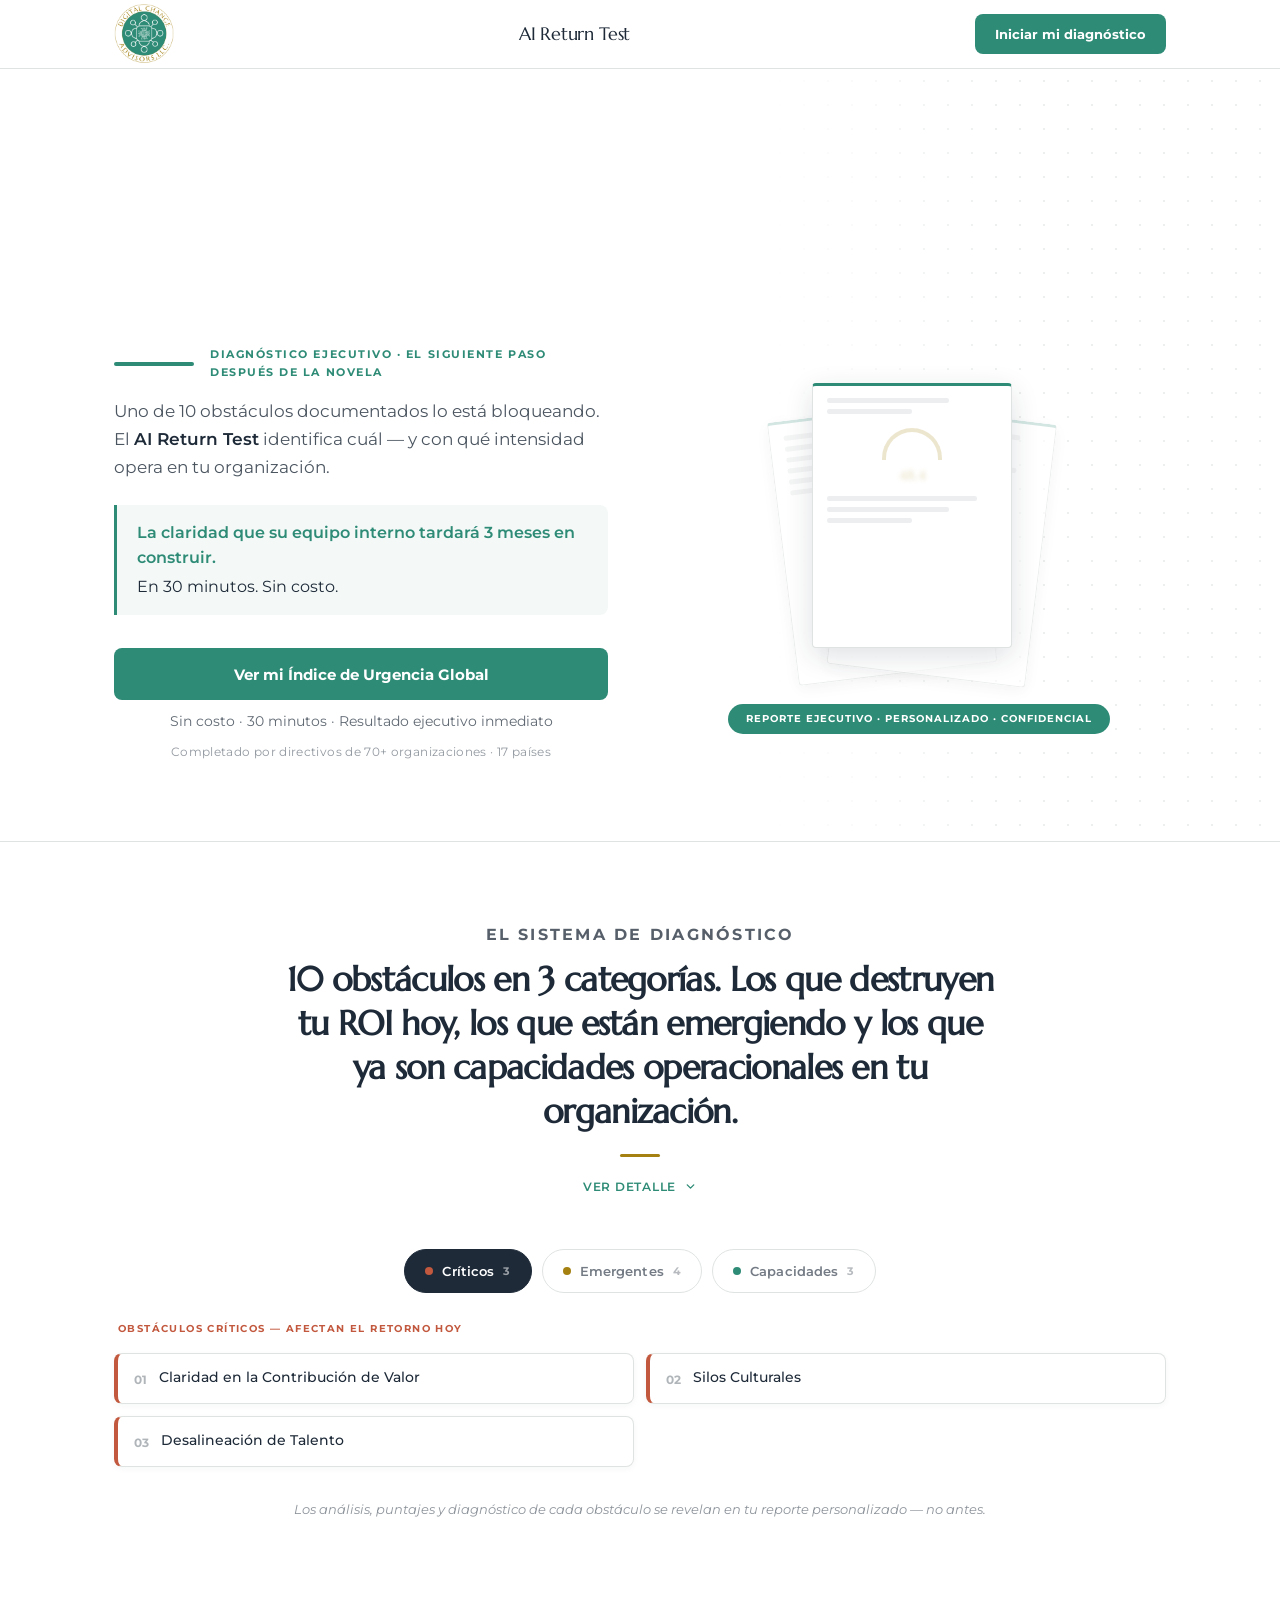
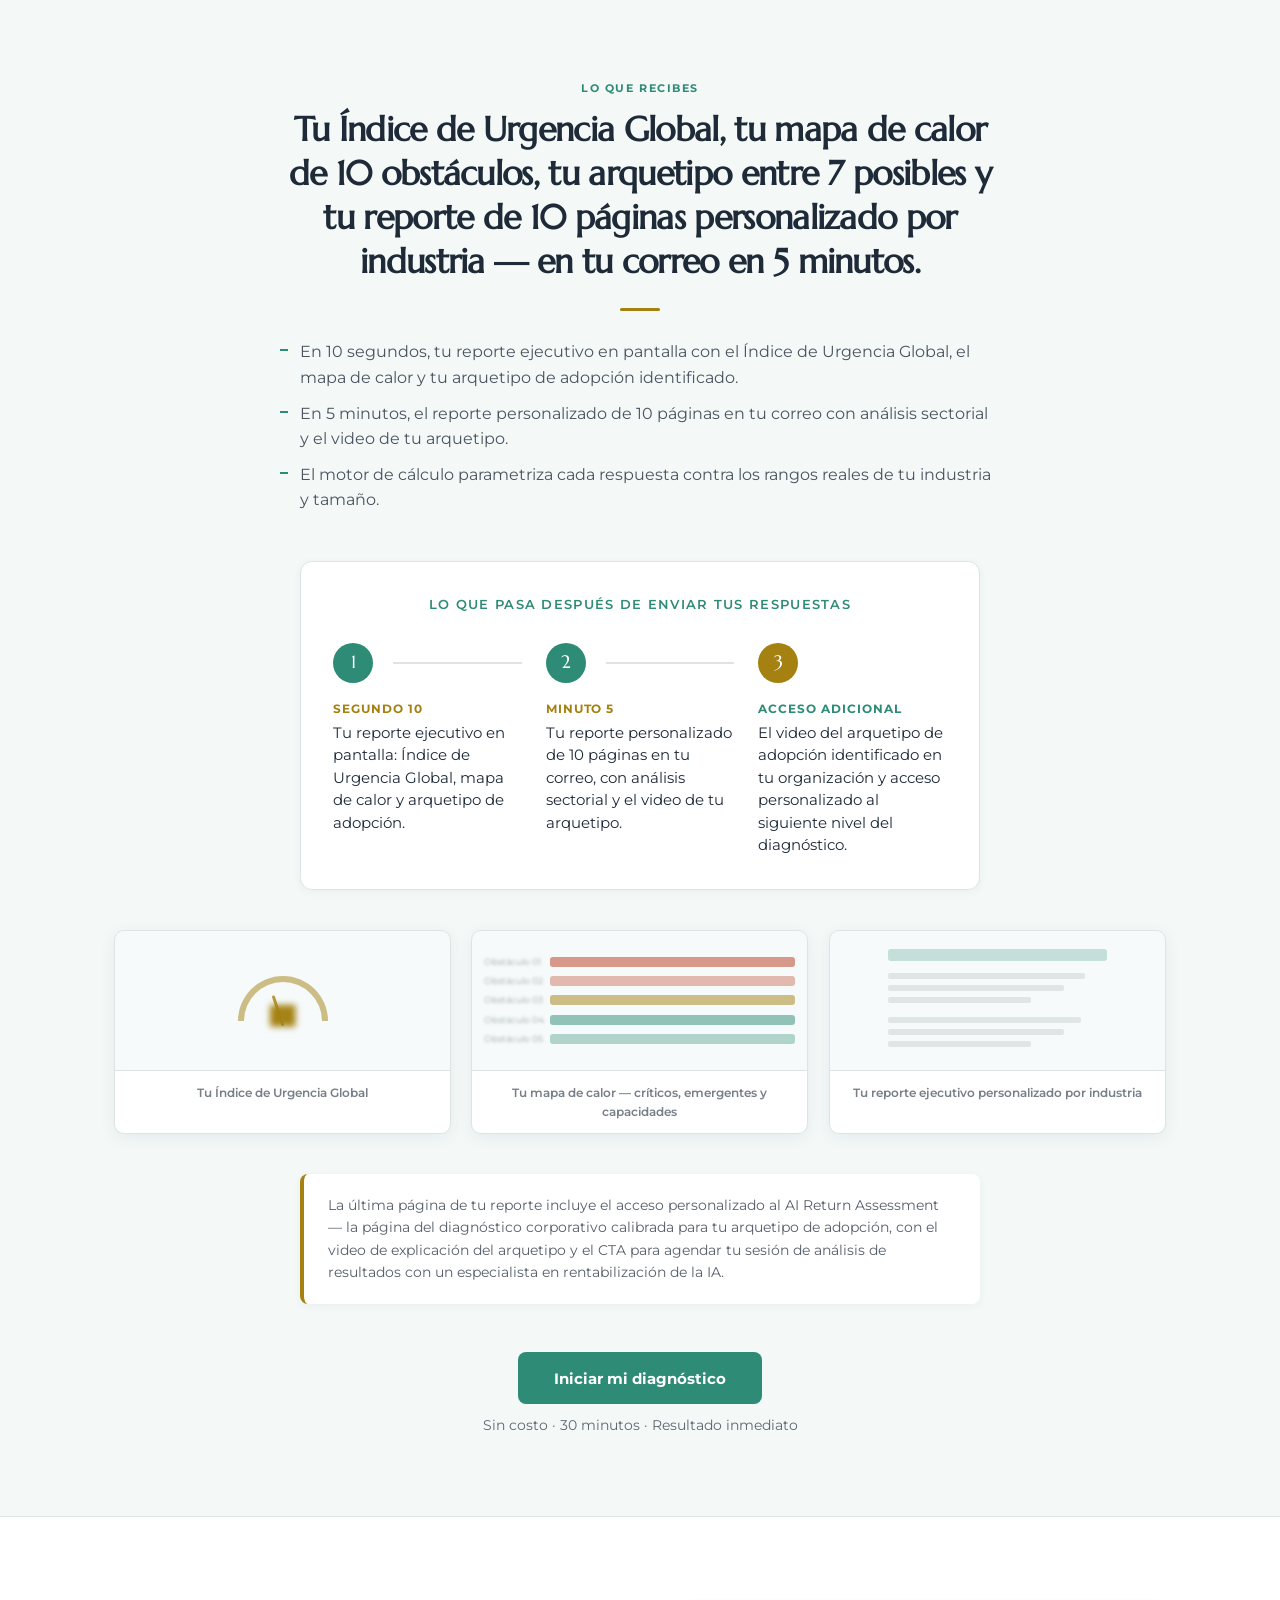
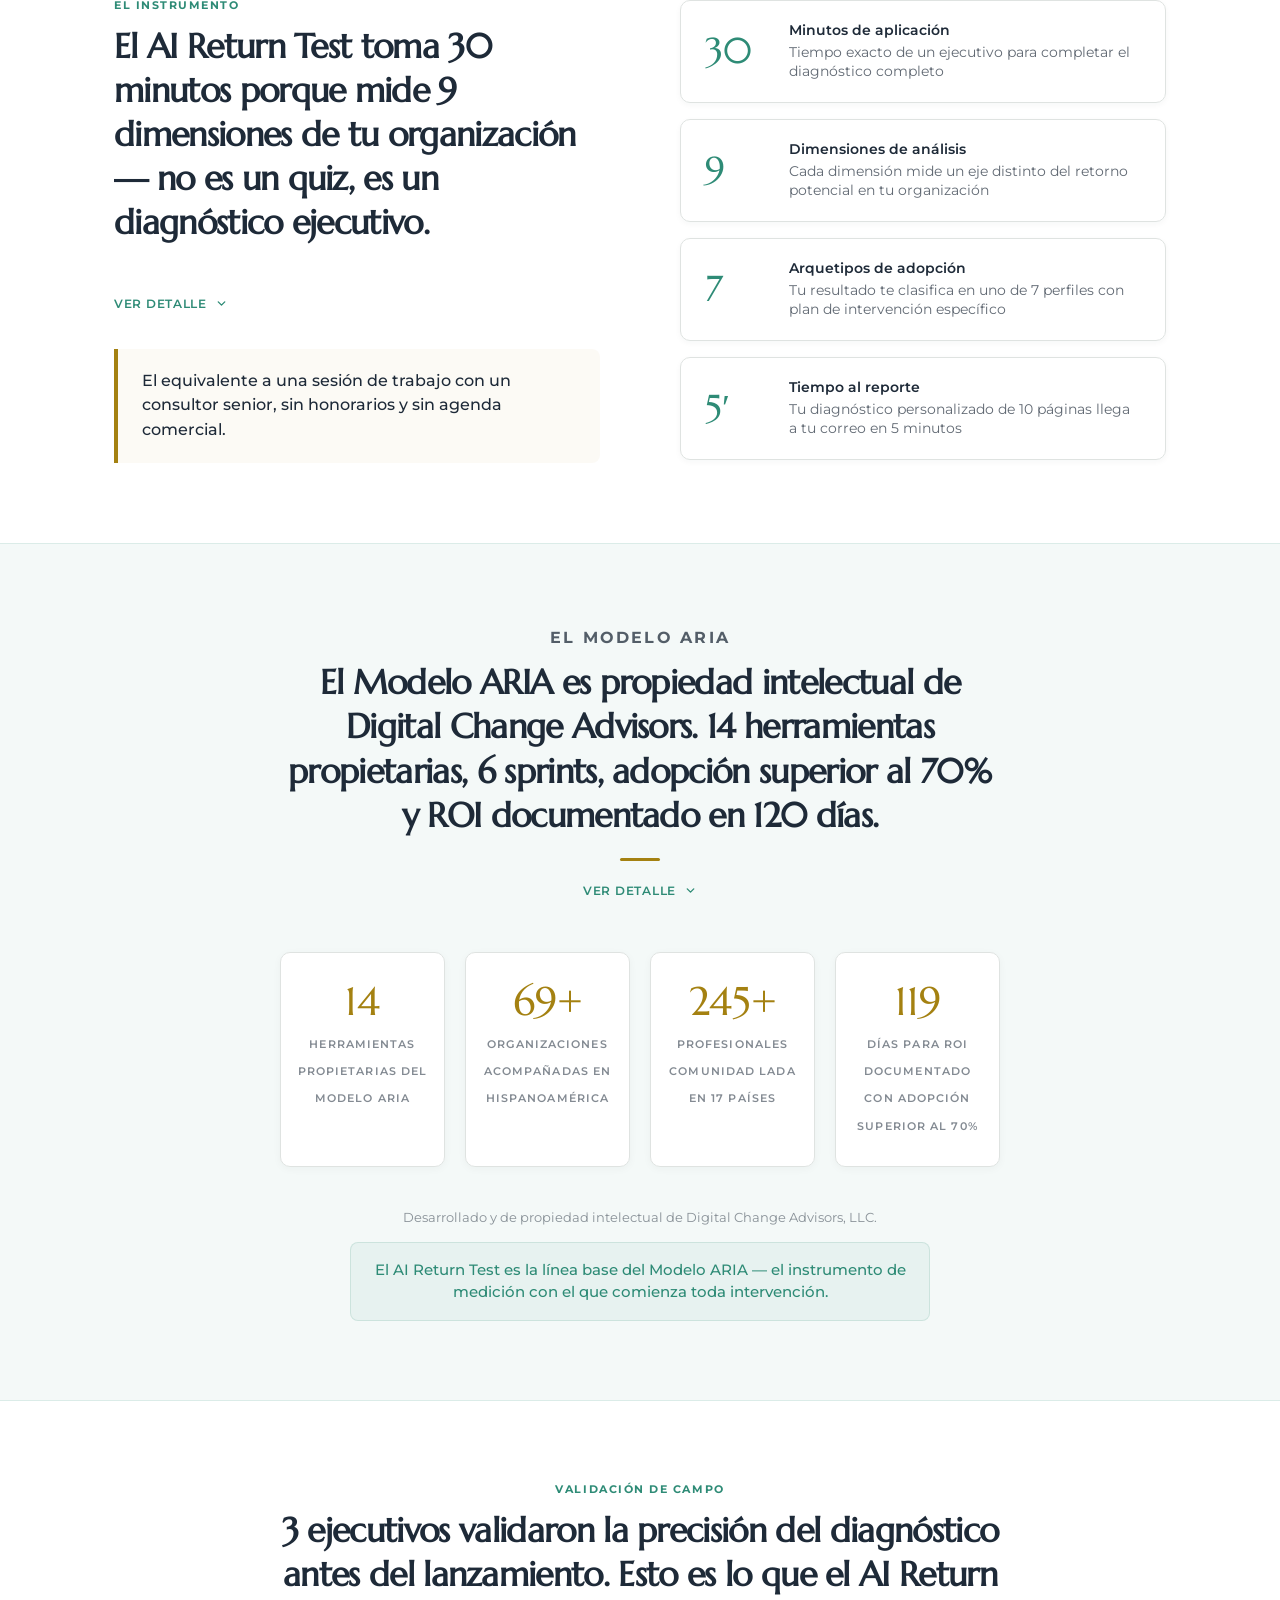
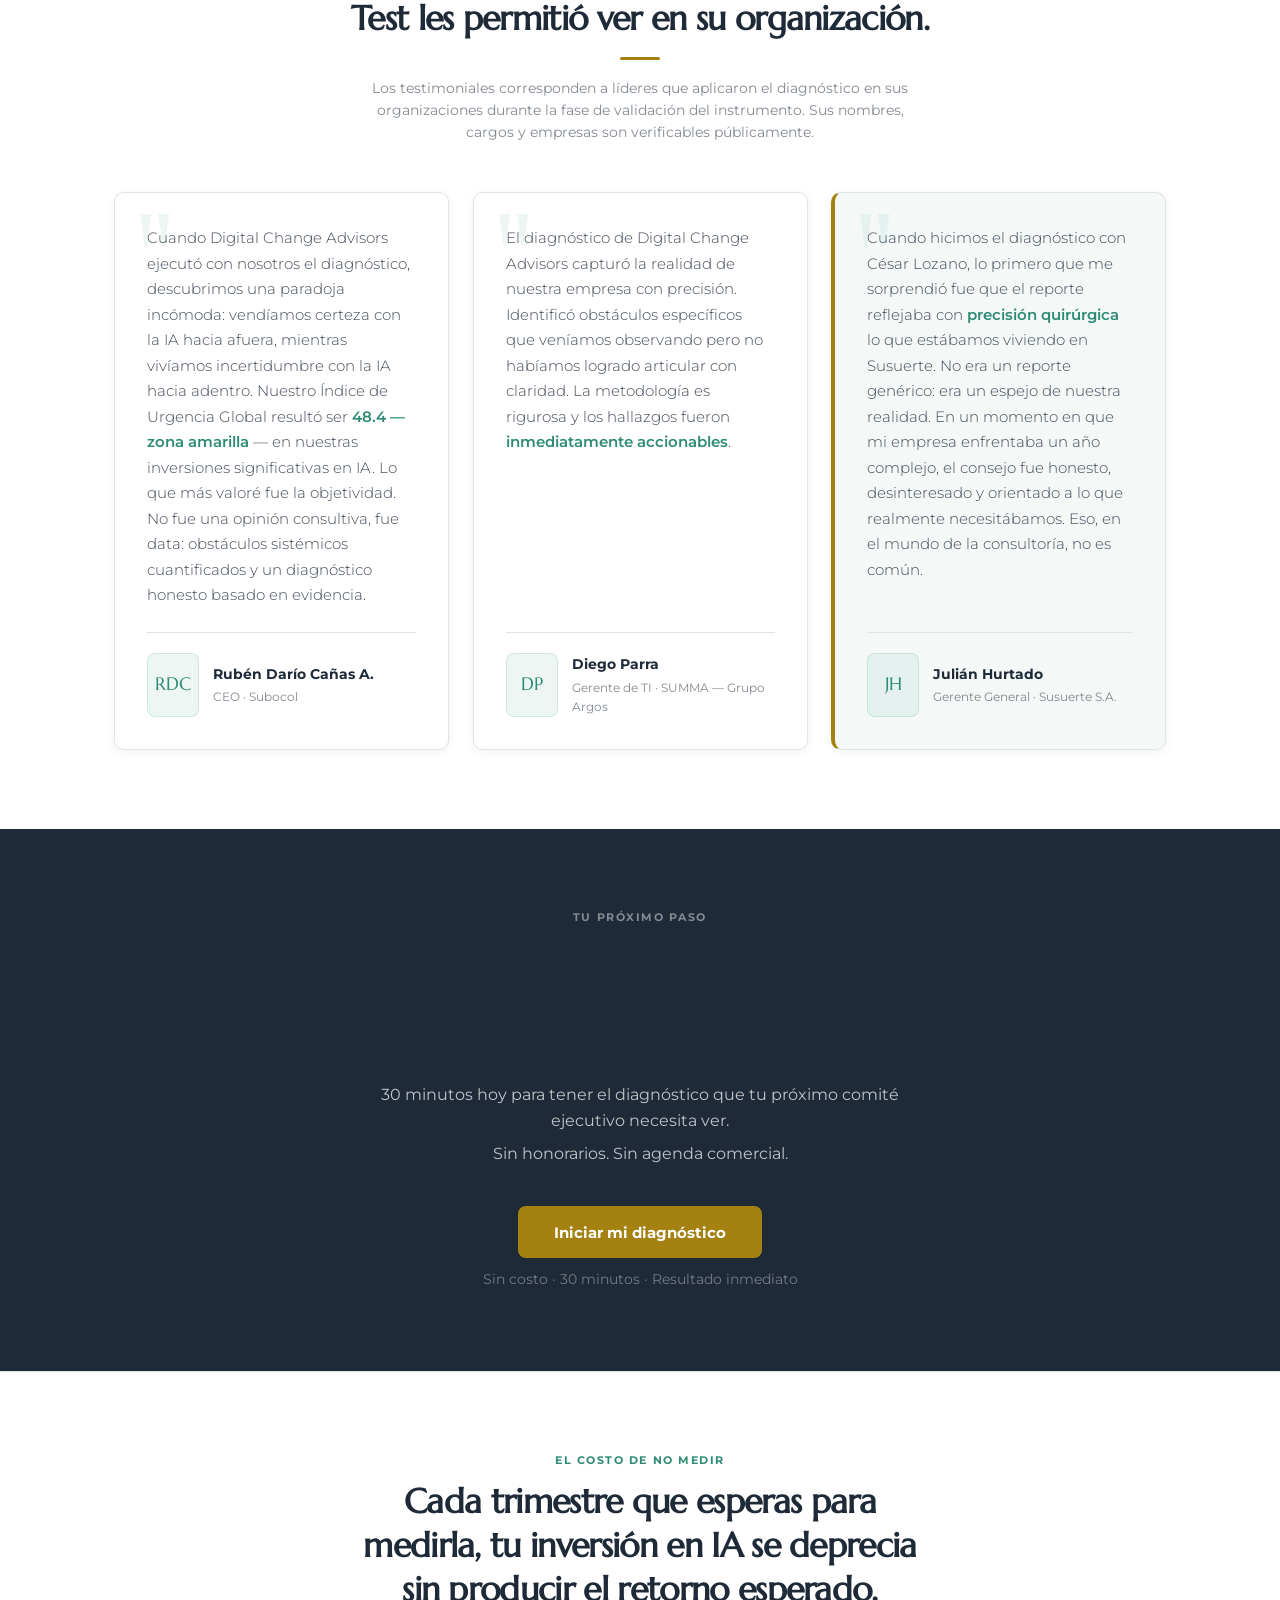
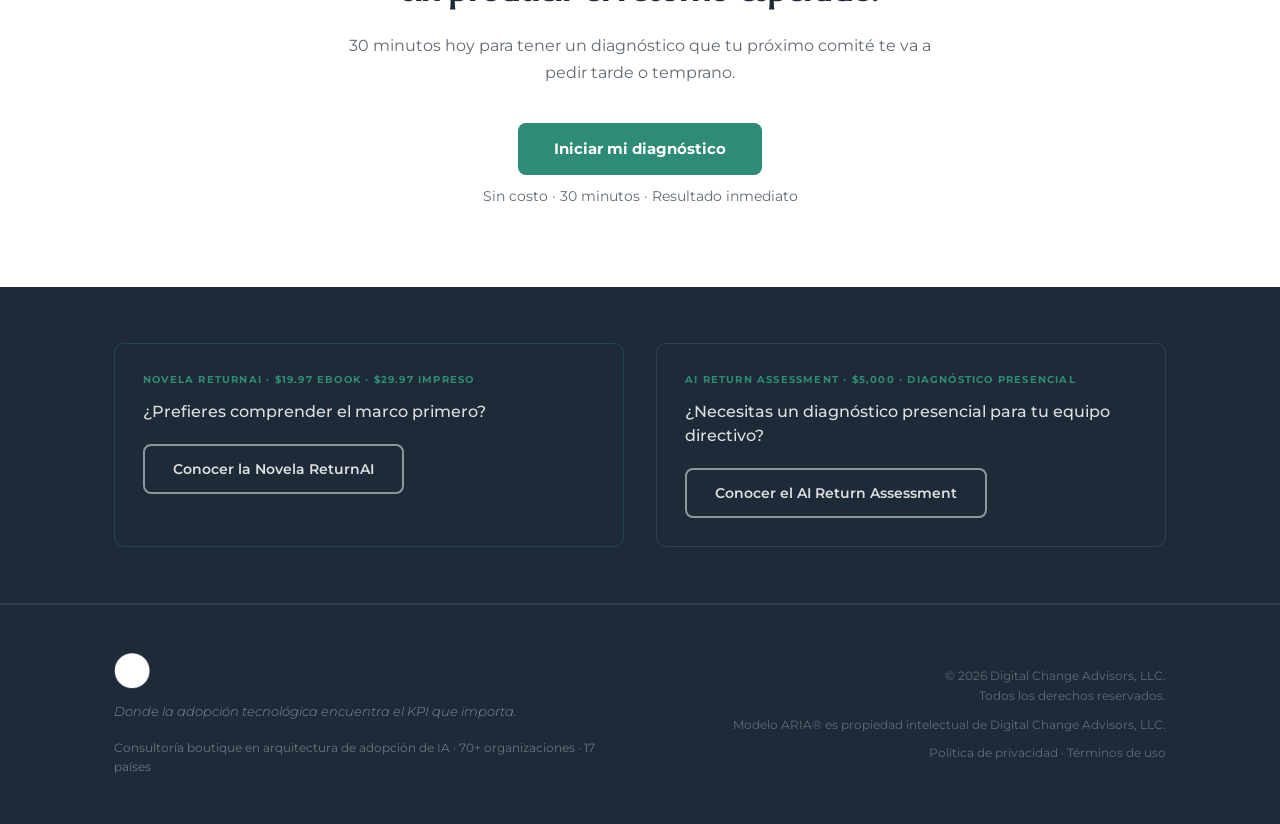
<file: art/index.html>
<!DOCTYPE html>
<html lang="es">
<head>
<meta charset="UTF-8">
<meta name="viewport" content="width=device-width, initial-scale=1.0">
<title>AI Return Test — Digital Change Advisors</title>
<link rel="preconnect" href="https://fonts.googleapis.com">
<link rel="preconnect" href="https://fonts.gstatic.com" crossorigin>
<link href="https://fonts.googleapis.com/css2?family=Marcellus&family=Montserrat:wght@300;400;500;600;700&display=swap" rel="stylesheet">

<style>
/* ─────────────────────────────────────────────
   SISTEMA DE DISEÑO DCA 2026
   ───────────────────────────────────────────── */
:root {
  --dca-teal:          #2e8b76;
  --dca-gold:          #a48111;
  --dca-carbon:        #1e2a38;
  --dca-white:         #ffffff;
  --dca-terracotta:    #c2593f;
  --dca-platinum:      #dfe3e1;
  --dca-teal-subtle:   rgba(46,139,118,0.05);
  --font-display:      'Marcellus', Georgia, serif;
  --font-body:         'Montserrat', 'Helvetica Neue', sans-serif;
  --section-padding:   80px;
  --text-max-width:    720px;
  --layout-max-width:  1100px;
}

/* ─── RESET & BASE ─── */
*, *::before, *::after { box-sizing: border-box; margin: 0; padding: 0; }
html { scroll-behavior: smooth; }

body {
  font-family: var(--font-body);
  font-weight: 400;
  line-height: 1.6;
  color: var(--dca-carbon);
  background: var(--dca-white);
  font-size: 17px;
  -webkit-font-smoothing: antialiased;
}

img { max-width: 100%; display: block; }

/* ─── TIPOGRAFÍA ─── */
h1, h2 {
  font-family: var(--font-display);
  letter-spacing: -0.02em;
  line-height: 1.3;
}

h1 { font-size: clamp(26px, 4vw, 42px); }
h2 { font-size: clamp(22px, 3vw, 34px); }

p { line-height: 1.6; }

/* ─── LAYOUT ─── */
.container {
  max-width: var(--layout-max-width);
  margin: 0 auto;
  padding: 0 24px;
}

.text-column {
  max-width: var(--text-max-width);
  margin: 0 auto;
}

section {
  padding: 48px 0;
}

@media (min-width: 768px) {
  section { padding: var(--section-padding) 0; }
}

/* ─── SECTION LABEL ─── */
.section-label {
  font-family: var(--font-body);
  font-weight: 700;
  font-size: 11px;
  text-transform: uppercase;
  letter-spacing: 0.14em;
  color: var(--dca-teal);
  margin-bottom: 10px;
}

/* ─── BOTÓN CTA PRIMARIO ─── */
.btn-primary {
  display: inline-block;
  background: var(--dca-teal);
  color: var(--dca-white);
  font-family: var(--font-body);
  font-weight: 700;
  font-size: 15px;
  text-decoration: none;
  border-radius: 8px;
  min-height: 52px;
  padding: 16px 36px;
  border: none;
  cursor: pointer;
  line-height: 1;
  display: inline-flex;
  align-items: center;
  justify-content: center;
  transition: opacity 0.18s;
}

.btn-primary:hover { opacity: 0.88; }

.btn-primary--gold {
  background: var(--dca-gold);
  color: var(--dca-white);
}

/* ─── BOTÓN OUTLINE ─── */
.btn-outline {
  display: inline-flex;
  align-items: center;
  justify-content: center;
  background: transparent;
  border: 2px solid var(--dca-teal);
  color: var(--dca-teal);
  font-family: var(--font-body);
  font-weight: 600;
  font-size: 14px;
  text-decoration: none;
  border-radius: 8px;
  min-height: 48px;
  padding: 12px 28px;
  cursor: pointer;
  transition: background 0.18s, color 0.18s;
}

.btn-outline:hover {
  background: var(--dca-teal);
  color: var(--dca-white);
}

.btn-outline--white {
  border-color: rgba(255,255,255,0.5);
  color: rgba(255,255,255,0.85);
}

.btn-outline--white:hover {
  background: rgba(255,255,255,0.1);
  color: var(--dca-white);
  border-color: var(--dca-white);
}

/* ─── CTA SUPPORT TEXT ─── */
.cta-support {
  font-family: var(--font-body);
  font-weight: 400;
  font-size: 14px;
  opacity: 0.70;
  margin-top: 10px;
  display: block;
  text-align: center;
}

/* ─── TARJETAS ─── */
.card {
  border-radius: 10px;
  box-shadow: 0 2px 8px rgba(30,42,56,0.06);
  border: 1px solid var(--dca-platinum);
  background: var(--dca-white);
  padding: 28px;
}

/* ─── MOBILE FULL-WIDTH BUTTONS ─── */
@media (max-width: 767px) {
  .btn-primary,
  .btn-outline {
    width: 100%;
  }
}

/* ═══════════════════════════════════════════
   HEADER
   ═══════════════════════════════════════════ */
.site-header {
  background: var(--dca-white);
  border-bottom: 1px solid var(--dca-platinum);
  padding: 0;
  position: sticky;
  top: 0;
  z-index: 100;
}

@media (max-width: 767px) {
  .site-header { position: static; }
}

.header-inner {
  display: flex;
  align-items: center;
  justify-content: space-between;
  height: 68px;
  padding: 0 24px;
  max-width: var(--layout-max-width);
  margin: 0 auto;
  gap: 16px;
}

.header-logo {
  display: flex;
  align-items: center;
  gap: 8px;
  text-decoration: none;
  flex-shrink: 0;
}

.logo-mark {
  width: 32px;
  height: 32px;
  background: var(--dca-teal);
  border-radius: 6px;
  display: flex;
  align-items: center;
  justify-content: center;
}

.logo-mark svg {
  width: 18px;
  height: 18px;
  fill: white;
}

.logo-text {
  font-family: var(--font-body);
  font-weight: 700;
  font-size: 13px;
  color: var(--dca-carbon);
  letter-spacing: 0.01em;
  line-height: 1.2;
}

.logo-text span {
  display: block;
  font-weight: 300;
  font-size: 10px;
  color: var(--dca-teal);
  letter-spacing: 0.06em;
  text-transform: uppercase;
}

.header-product {
  font-family: var(--font-display);
  font-size: 18px;
  color: var(--dca-carbon);
  letter-spacing: -0.01em;
  flex: 1;
  text-align: center;
}

@media (max-width: 767px) {
  .header-product { display: none; }
}

.header-cta {
  flex-shrink: 0;
  background: var(--dca-teal);
  color: var(--dca-white);
  font-family: var(--font-body);
  font-weight: 700;
  font-size: 13px;
  text-decoration: none;
  border-radius: 8px;
  padding: 10px 20px;
  min-height: 40px;
  display: inline-flex;
  align-items: center;
  transition: opacity 0.18s;
}

.header-cta:hover { opacity: 0.88; }

/* ═══════════════════════════════════════════
   BLOQUE 1 — APERTURA / RUPTURA DE PATRÓN
   ═══════════════════════════════════════════ */
.block-hero {
  background: var(--dca-white);
  padding: 64px 0 56px;
}

@media (min-width: 768px) {
  .block-hero { padding: 96px 0 80px; }
}

.hero-inner {
  max-width: var(--layout-max-width);
  margin: 0 auto;
  padding: 0 24px;
  display: grid;
  grid-template-columns: 1fr;
  gap: 48px;
  align-items: center;
}

@media (min-width: 768px) {
  .hero-inner {
    grid-template-columns: 1fr 1fr;
    gap: 64px;
  }
}

.hero-content {}

.hero-eyebrow {
  font-family: var(--font-body);
  font-weight: 700;
  font-size: 11px;
  text-transform: uppercase;
  letter-spacing: 0.14em;
  color: var(--dca-teal);
  margin-bottom: 16px;
}

.hero-h1 {
  font-family: var(--font-display);
  font-size: clamp(26px, 3.5vw, 40px);
  line-height: 1.25;
  letter-spacing: -0.02em;
  color: var(--dca-carbon);
  margin-bottom: 20px;
}

.hero-h1 strong {
  color: var(--dca-teal);
  font-family: var(--font-display);
  font-weight: 400;
}

.hero-subtitle {
  font-family: var(--font-body);
  font-weight: 500;
  font-size: 17px;
  color: var(--dca-teal);
  margin-bottom: 24px;
  line-height: 1.5;
}

.hero-body {
  font-size: 16px;
  color: rgba(30,42,56,0.80);
  margin-bottom: 36px;
  line-height: 1.7;
}

.hero-body p + p { margin-top: 12px; }

.hero-cta-group {
  display: flex;
  flex-direction: column;
  gap: 0;
}

.hero-visual {
  position: relative;
}

.hero-visual-card {
  background: var(--dca-white);
  border-radius: 12px;
  border: 1px solid var(--dca-platinum);
  box-shadow: 0 8px 32px rgba(30,42,56,0.09);
  padding: 32px 28px;
  position: relative;
}

.hero-visual-label {
  font-family: var(--font-body);
  font-weight: 700;
  font-size: 10px;
  text-transform: uppercase;
  letter-spacing: 0.14em;
  color: var(--dca-teal);
  margin-bottom: 20px;
}

.iug-gauge {
  text-align: center;
  margin-bottom: 28px;
}

.iug-number {
  font-family: var(--font-display);
  font-size: 56px;
  color: var(--dca-gold);
  line-height: 1;
  display: block;
}

.iug-label {
  font-family: var(--font-body);
  font-weight: 500;
  font-size: 12px;
  color: rgba(30,42,56,0.60);
  text-transform: uppercase;
  letter-spacing: 0.10em;
  margin-top: 6px;
}

.obstacles-mini {
  display: flex;
  flex-direction: column;
  gap: 8px;
}

.obstacle-bar {
  display: flex;
  align-items: center;
  gap: 10px;
}

.obstacle-bar-fill {
  height: 6px;
  border-radius: 3px;
  flex: 1;
}

.obstacle-bar-fill--critical { background: var(--dca-terracotta); width: 75%; }
.obstacle-bar-fill--emerging { background: var(--dca-gold); width: 45%; }
.obstacle-bar-fill--capacity { background: var(--dca-teal); width: 60%; }

.obstacle-bar-label {
  font-size: 11px;
  font-weight: 500;
  color: rgba(30,42,56,0.55);
  white-space: nowrap;
  min-width: 80px;
}

.hero-visual-footer {
  margin-top: 20px;
  padding-top: 16px;
  border-top: 1px solid var(--dca-platinum);
  display: flex;
  align-items: center;
  justify-content: space-between;
}

.hero-tag {
  font-size: 10px;
  font-weight: 600;
  color: rgba(30,42,56,0.45);
  text-transform: uppercase;
  letter-spacing: 0.08em;
}

.hero-blur-badge {
  background: rgba(46,139,118,0.08);
  border-radius: 6px;
  padding: 4px 10px;
  font-size: 11px;
  font-weight: 600;
  color: var(--dca-teal);
}

/* ═══════════════════════════════════════════
   BLOQUE 2 — MARCO DE LOS 10 OBSTÁCULOS
   ═══════════════════════════════════════════ */
.block-obstacles {
  background: var(--dca-white);
  border-top: 1px solid var(--dca-platinum);
}

.block-obstacles .container { max-width: var(--layout-max-width); }

.section-intro {
  max-width: var(--text-max-width);
  margin: 0 auto 48px;
  text-align: center;
}

.section-intro h2 { margin-bottom: 20px; }

.section-intro p {
  font-size: 16px;
  color: rgba(30,42,56,0.75);
}

.section-intro p + p { margin-top: 12px; }

/* Obstacles grid */
.obstacles-grid {
  display: grid;
  grid-template-columns: 1fr;
  gap: 12px;
  margin-top: 40px;
}

@media (min-width: 600px) {
  .obstacles-grid { grid-template-columns: 1fr 1fr; }
}

.obstacle-group-label {
  grid-column: 1 / -1;
  font-family: var(--font-body);
  font-weight: 700;
  font-size: 10px;
  text-transform: uppercase;
  letter-spacing: 0.14em;
  margin-top: 8px;
  margin-bottom: 4px;
  padding-left: 16px;
}

.obstacle-group-label--critical { color: var(--dca-terracotta); }
.obstacle-group-label--emerging  { color: var(--dca-gold); }
.obstacle-group-label--capacity  { color: var(--dca-teal); }

.obstacle-item {
  border-radius: 8px;
  background: var(--dca-white);
  border: 1px solid var(--dca-platinum);
  box-shadow: 0 2px 6px rgba(30,42,56,0.04);
  padding: 14px 16px;
  display: flex;
  align-items: flex-start;
  gap: 12px;
  border-left-width: 4px;
  border-left-style: solid;
  transition: transform 250ms ease-out, box-shadow 250ms ease-out;
}

.obstacle-item:hover {
  transform: translateY(-4px);
  box-shadow: 0 16px 40px rgba(30,42,56,0.11);
}

.obstacle-item--critical { border-left-color: var(--dca-terracotta); }
.obstacle-item--emerging  { border-left-color: var(--dca-gold); }
.obstacle-item--capacity  { border-left-color: var(--dca-teal); }

.obstacle-num {
  font-family: var(--font-body);
  font-weight: 700;
  font-size: 12px;
  color: rgba(30,42,56,0.35);
  flex-shrink: 0;
  margin-top: 2px;
}

.obstacle-name {
  font-family: var(--font-body);
  font-weight: 500;
  font-size: 14px;
  color: var(--dca-carbon);
  line-height: 1.4;
}

.obstacles-note {
  margin-top: 32px;
  text-align: center;
  font-size: 13px;
  color: rgba(30,42,56,0.50);
  font-style: italic;
}

/* ═══════════════════════════════════════════
   BLOQUE 3 — EL ENTREGABLE
   ═══════════════════════════════════════════ */
.block-deliverable {
  background: var(--dca-teal-subtle);
}

.deliverable-inner {
  max-width: var(--layout-max-width);
  margin: 0 auto;
  padding: 0 24px;
}

.deliverable-intro {
  max-width: var(--text-max-width);
  margin: 0 auto 48px;
  text-align: center;
}

.deliverable-intro h2 { margin-bottom: 24px; }

.deliverable-intro .body-list {
  text-align: left;
  display: flex;
  flex-direction: column;
  gap: 10px;
}

.body-list li {
  list-style: none;
  font-size: 16px;
  color: rgba(30,42,56,0.80);
  padding-left: 20px;
  position: relative;
}

.body-list li::before {
  content: '';
  position: absolute;
  left: 0;
  top: 10px;
  width: 8px;
  height: 2px;
  background: var(--dca-teal);
}

/* Timeline */
.timeline {
  background: var(--dca-white);
  border-radius: 12px;
  border: 1px solid var(--dca-platinum);
  box-shadow: 0 2px 8px rgba(30,42,56,0.05);
  padding: 32px;
  margin: 40px auto;
  max-width: 680px;
}

.timeline-title {
  font-family: var(--font-body);
  font-weight: 600;
  font-size: 13px;
  text-transform: uppercase;
  letter-spacing: 0.10em;
  color: var(--dca-teal);
  margin-bottom: 28px;
  text-align: center;
}

.timeline-steps {
  display: flex;
  flex-direction: column;
  gap: 0;
}

.timeline-step {
  display: flex;
  gap: 20px;
  align-items: flex-start;
  position: relative;
}

.timeline-step:not(:last-child) {
  padding-bottom: 24px;
}

.timeline-step:not(:last-child)::after {
  content: '';
  position: absolute;
  left: 19px;
  top: 40px;
  bottom: 0;
  width: 2px;
  background: var(--dca-platinum);
}

.timeline-dot {
  width: 40px;
  height: 40px;
  border-radius: 50%;
  background: var(--dca-teal);
  display: flex;
  align-items: center;
  justify-content: center;
  flex-shrink: 0;
  position: relative;
  z-index: 1;
}

.timeline-dot svg {
  width: 16px;
  height: 16px;
  fill: white;
}

.timeline-content {}

.timeline-time {
  font-family: var(--font-body);
  font-weight: 700;
  font-size: 12px;
  color: var(--dca-gold);
  text-transform: uppercase;
  letter-spacing: 0.08em;
  margin-bottom: 4px;
}

.timeline-desc {
  font-family: var(--font-body);
  font-size: 15px;
  color: var(--dca-carbon);
  line-height: 1.5;
}

/* Report mockup gallery */
.mockup-gallery {
  display: grid;
  grid-template-columns: 1fr;
  gap: 20px;
  margin: 40px 0;
}

@media (min-width: 600px) {
  .mockup-gallery { grid-template-columns: repeat(3, 1fr); }
}

.mockup-card {
  border-radius: 10px;
  border: 1px solid var(--dca-platinum);
  box-shadow: 0 4px 16px rgba(30,42,56,0.07);
  overflow: hidden;
  background: var(--dca-white);
}

.mockup-visual {
  height: 140px;
  background: rgba(46,139,118,0.04);
  position: relative;
  display: flex;
  align-items: center;
  justify-content: center;
  overflow: hidden;
  border-bottom: 1px solid var(--dca-platinum);
}

.mockup-visual--gauge {
  background: rgba(46,139,118,0.04);
}

.gauge-visual {
  position: relative;
  width: 90px;
  height: 50px;
}

.gauge-arc {
  width: 90px;
  height: 45px;
  border-radius: 90px 90px 0 0;
  border: 6px solid;
  border-bottom: none;
  border-color: var(--dca-gold);
  opacity: 0.5;
}

.gauge-needle {
  position: absolute;
  bottom: 0;
  left: 50%;
  width: 3px;
  height: 32px;
  background: var(--dca-gold);
  border-radius: 3px;
  transform-origin: bottom center;
  transform: translateX(-50%) rotate(-18deg);
  opacity: 0.8;
}

.gauge-value {
  position: absolute;
  bottom: -4px;
  left: 50%;
  transform: translateX(-50%);
  font-family: var(--font-display);
  font-size: 18px;
  color: var(--dca-gold);
  filter: blur(3px);
}

.heatmap-visual {
  display: flex;
  flex-direction: column;
  gap: 5px;
  padding: 12px;
  width: 100%;
}

.heatmap-row {
  display: flex;
  align-items: center;
  gap: 6px;
}

.heatmap-bar {
  height: 10px;
  border-radius: 3px;
  flex: 1;
}

.heatmap-label {
  font-size: 9px;
  color: rgba(30,42,56,0.40);
  filter: blur(1.5px);
  min-width: 60px;
  font-family: var(--font-body);
}

.pdf-visual {
  padding: 16px;
  width: 75%;
}

.pdf-header-bar {
  height: 12px;
  background: var(--dca-teal);
  opacity: 0.25;
  border-radius: 3px;
  margin-bottom: 12px;
}

.pdf-line {
  height: 6px;
  background: rgba(30,42,56,0.10);
  border-radius: 2px;
  margin-bottom: 6px;
}

.pdf-line--short { width: 65%; }
.pdf-line--medium { width: 80%; }

.mockup-caption {
  padding: 12px 14px;
  font-family: var(--font-body);
  font-size: 12px;
  font-weight: 600;
  color: rgba(30,42,56,0.60);
  text-align: center;
}

.deliverable-ara-note {
  max-width: 680px;
  margin: 32px auto 0;
  padding: 20px 24px;
  background: var(--dca-white);
  border-radius: 8px;
  border-left: 4px solid var(--dca-gold);
  box-shadow: 0 2px 8px rgba(30,42,56,0.05);
  font-size: 14px;
  color: rgba(30,42,56,0.75);
  line-height: 1.6;
}

.deliverable-cta {
  text-align: center;
  margin-top: 48px;
}

/* ═══════════════════════════════════════════
   BLOQUE 4 — MECÁNICA DEL TEST
   ═══════════════════════════════════════════ */
.block-mechanics {
  background: var(--dca-white);
  border-top: 1px solid var(--dca-platinum);
}

.mechanics-inner {
  max-width: var(--layout-max-width);
  margin: 0 auto;
  padding: 0 24px;
  display: grid;
  grid-template-columns: 1fr;
  gap: 48px;
}

@media (min-width: 768px) {
  .mechanics-inner {
    grid-template-columns: 1fr 1fr;
    gap: 80px;
    align-items: center;
  }
}

.mechanics-content h2 { margin-bottom: 24px; }

.mechanics-body {
  font-size: 16px;
  color: rgba(30,42,56,0.78);
  line-height: 1.7;
}

.mechanics-body p + p { margin-top: 14px; }

.pull-quote {
  margin-top: 32px;
  padding: 20px 24px;
  border-left: 4px solid var(--dca-gold);
  background: rgba(164,129,17,0.04);
  border-radius: 0 8px 8px 0;
}

.pull-quote p {
  font-family: var(--font-body);
  font-weight: 500;
  font-size: 16px;
  color: var(--dca-carbon);
  line-height: 1.55;
}

.mechanics-visual {
  display: flex;
  flex-direction: column;
  gap: 16px;
}

.mechanic-stat {
  display: flex;
  align-items: center;
  gap: 20px;
  padding: 20px 24px;
  border-radius: 10px;
  background: var(--dca-white);
  border: 1px solid var(--dca-platinum);
  box-shadow: 0 2px 6px rgba(30,42,56,0.04);
}

.mechanic-number {
  font-family: var(--font-display);
  font-size: 36px;
  color: var(--dca-teal);
  line-height: 1;
  flex-shrink: 0;
  min-width: 64px;
}

.mechanic-desc {
  font-family: var(--font-body);
  font-size: 14px;
  color: rgba(30,42,56,0.70);
  line-height: 1.4;
}

.mechanic-desc strong {
  font-weight: 600;
  color: var(--dca-carbon);
  display: block;
  margin-bottom: 2px;
}

/* ═══════════════════════════════════════════
   BLOQUE 5 — CREDIBILIDAD DEL MARCO
   ═══════════════════════════════════════════ */
.block-credibility {
  background: var(--dca-teal-subtle);
  border-top: 1px solid rgba(46,139,118,0.12);
  border-bottom: 1px solid rgba(46,139,118,0.12);
}

.credibility-intro {
  max-width: var(--text-max-width);
  margin: 0 auto 48px;
  text-align: center;
}

.credibility-intro h2 { margin-bottom: 20px; }

.credibility-intro p {
  font-size: 16px;
  color: rgba(30,42,56,0.75);
  line-height: 1.7;
}

.credibility-intro p + p { margin-top: 12px; }

/* Metrics grid */
.metrics-grid {
  display: grid;
  grid-template-columns: repeat(2, 1fr);
  gap: 20px;
  max-width: 720px;
  margin: 0 auto 40px;
}

@media (min-width: 768px) {
  .metrics-grid { grid-template-columns: repeat(4, 1fr); }
}

.metric-item {
  text-align: center;
  padding: 28px 16px;
  background: var(--dca-white);
  border-radius: 10px;
  border: 1px solid var(--dca-platinum);
  box-shadow: 0 2px 8px rgba(30,42,56,0.04);
}

.metric-number {
  font-family: var(--font-display);
  font-size: 40px;
  color: var(--dca-gold);
  line-height: 1;
  display: block;
  margin-bottom: 8px;
}

.metric-label {
  font-family: var(--font-body);
  font-weight: 600;
  font-size: 11px;
  text-transform: uppercase;
  letter-spacing: 0.10em;
  color: rgba(30,42,56,0.55);
  line-height: 1.3;
}

.credibility-footer {
  text-align: center;
  max-width: 580px;
  margin: 0 auto;
}

.credibility-authorship {
  font-family: var(--font-body);
  font-size: 13px;
  color: rgba(30,42,56,0.50);
  margin-bottom: 14px;
}

.credibility-connector {
  font-family: var(--font-body);
  font-weight: 500;
  font-size: 15px;
  color: var(--dca-teal);
  line-height: 1.5;
  padding: 16px 20px;
  background: rgba(46,139,118,0.06);
  border-radius: 8px;
  border: 1px solid rgba(46,139,118,0.15);
}

/* ═══════════════════════════════════════════
   BLOQUE 6 — TESTIMONIALES
   ═══════════════════════════════════════════ */
.block-testimonials {
  background: var(--dca-white);
}

.testimonials-intro {
  max-width: var(--text-max-width);
  margin: 0 auto 16px;
  text-align: center;
}

.testimonials-intro h2 { margin-bottom: 16px; }

.testimonials-subtext {
  font-size: 14px;
  color: rgba(30,42,56,0.55);
  text-align: center;
  margin-bottom: 48px;
  max-width: 560px;
  margin-left: auto;
  margin-right: auto;
}

.testimonials-grid {
  display: flex;
  flex-direction: column;
  gap: 24px;
  max-width: var(--layout-max-width);
  margin: 0 auto;
}

@media (min-width: 900px) {
  .testimonials-grid {
    display: grid;
    grid-template-columns: 1fr 1fr 1fr;
    gap: 24px;
  }
}

.testimonial-card {
  border-radius: 10px;
  border: 1px solid var(--dca-platinum);
  box-shadow: 0 2px 10px rgba(30,42,56,0.06);
  background: var(--dca-white);
  padding: 32px;
  display: flex;
  flex-direction: column;
}

.testimonial-card--featured {
  border-left: 4px solid var(--dca-gold);
}

.testimonial-quote-mark {
  font-family: var(--font-display);
  font-size: 48px;
  color: var(--dca-teal);
  opacity: 0.25;
  line-height: 0.8;
  margin-bottom: 12px;
  display: block;
}

.testimonial-text {
  font-family: var(--font-body);
  font-weight: 300;
  font-size: 15px;
  color: rgba(30,42,56,0.85);
  line-height: 1.7;
  flex: 1;
  margin-bottom: 24px;
}

.testimonial-text .highlight {
  font-weight: 600;
  color: var(--dca-teal);
}

.testimonial-divider {
  height: 1px;
  background: var(--dca-platinum);
  margin-bottom: 20px;
}

.testimonial-author {
  display: flex;
  align-items: center;
  gap: 14px;
}

.testimonial-photo {
  width: 52px;
  height: 64px;
  border-radius: 8px;
  background: rgba(46,139,118,0.08);
  display: flex;
  align-items: center;
  justify-content: center;
  flex-shrink: 0;
  font-family: var(--font-display);
  font-size: 18px;
  color: var(--dca-teal);
  border: 1px solid rgba(46,139,118,0.15);
}

.testimonial-info {}

.testimonial-name {
  font-family: var(--font-body);
  font-weight: 700;
  font-size: 14px;
  color: var(--dca-carbon);
  margin-bottom: 2px;
}

.testimonial-role {
  font-family: var(--font-body);
  font-weight: 400;
  font-size: 12px;
  color: rgba(30,42,56,0.55);
}

/* ═══════════════════════════════════════════
   BLOQUE 7 — CTA PRINCIPAL (ÚNICO CARBÓN)
   ═══════════════════════════════════════════ */
.block-cta-main {
  background: var(--dca-carbon);
  text-align: center;
}

.cta-main-inner {
  max-width: 640px;
  margin: 0 auto;
  padding: 0 24px;
}

.cta-main-inner h2 {
  color: var(--dca-white);
  margin-bottom: 20px;
  font-size: clamp(22px, 3vw, 32px);
}

.cta-main-body {
  font-family: var(--font-body);
  font-weight: 400;
  font-size: 16px;
  color: rgba(255,255,255,0.72);
  margin-bottom: 40px;
  line-height: 1.7;
}

.cta-main-body p + p { margin-top: 8px; }

.cta-main-cta-group {
  display: flex;
  flex-direction: column;
  align-items: center;
}

.cta-support--dark {
  color: rgba(255,255,255,0.55);
}

/* ═══════════════════════════════════════════
   BLOQUE 8 — REACTIVACIÓN (LOSS AVERSION)
   ═══════════════════════════════════════════ */
.block-reactivation {
  background: var(--dca-white);
  border-top: 1px solid var(--dca-platinum);
  text-align: center;
}

.reactivation-inner {
  max-width: 640px;
  margin: 0 auto;
  padding: 0 24px;
}

.reactivation-inner h2 {
  margin-bottom: 20px;
  color: var(--dca-carbon);
}

.reactivation-body {
  font-family: var(--font-body);
  font-size: 16px;
  color: rgba(30,42,56,0.70);
  margin-bottom: 36px;
  line-height: 1.7;
}

.reactivation-cta-group {
  display: flex;
  flex-direction: column;
  align-items: center;
}

/* ═══════════════════════════════════════════
   FOOTER
   ═══════════════════════════════════════════ */
.site-footer {
  background: var(--dca-carbon);
  color: rgba(255,255,255,0.75);
}

.footer-connectors {
  border-bottom: 1px solid rgba(255,255,255,0.08);
  padding: 56px 0;
}

.footer-connectors-grid {
  display: grid;
  grid-template-columns: 1fr;
  gap: 32px;
  max-width: var(--layout-max-width);
  margin: 0 auto;
  padding: 0 24px;
}

@media (min-width: 768px) {
  .footer-connectors-grid { grid-template-columns: 1fr 1fr; }
}

.footer-connector {
  padding: 28px;
  border: 1px solid rgba(255,255,255,0.10);
  border-radius: 10px;
}

.footer-connector--primary {
  border-color: rgba(46,139,118,0.30);
}

.footer-connector-sublabel {
  font-family: var(--font-body);
  font-weight: 700;
  font-size: 10px;
  text-transform: uppercase;
  letter-spacing: 0.12em;
  color: var(--dca-teal);
  margin-bottom: 12px;
}

.footer-connector h3 {
  font-family: var(--font-body);
  font-weight: 500;
  font-size: 16px;
  color: rgba(255,255,255,0.85);
  margin-bottom: 20px;
  line-height: 1.5;
}

.footer-brand {
  padding: 48px 24px;
  max-width: var(--layout-max-width);
  margin: 0 auto;
  display: grid;
  grid-template-columns: 1fr;
  gap: 32px;
}

@media (min-width: 768px) {
  .footer-brand {
    grid-template-columns: 1fr 1fr;
    align-items: center;
  }
}

.footer-logo-area {}

.footer-logo-mark {
  display: flex;
  align-items: center;
  gap: 10px;
  margin-bottom: 12px;
}

.footer-logo-symbol {
  width: 36px;
  height: 36px;
  background: var(--dca-teal);
  border-radius: 6px;
  display: flex;
  align-items: center;
  justify-content: center;
}

.footer-logo-name {
  font-family: var(--font-body);
  font-weight: 700;
  font-size: 14px;
  color: var(--dca-white);
}

.footer-tagline {
  font-family: var(--font-body);
  font-weight: 300;
  font-size: 13px;
  color: rgba(255,255,255,0.45);
  margin-bottom: 16px;
  font-style: italic;
}

.footer-stats {
  font-family: var(--font-body);
  font-size: 12px;
  color: rgba(255,255,255,0.35);
}

.footer-legal {
  text-align: right;
}

@media (max-width: 767px) {
  .footer-legal { text-align: left; }
}

.footer-legal p {
  font-size: 12px;
  color: rgba(255,255,255,0.30);
  line-height: 1.7;
}

.footer-divider {
  border: none;
  border-top: 1px solid rgba(255,255,255,0.07);
  margin: 0;
}

/* ═══════════════════════════════════════════
   UTILIDADES
   ═══════════════════════════════════════════ */
.text-center { text-align: center; }

.mt-8  { margin-top: 8px; }
.mt-12 { margin-top: 12px; }
.mt-16 { margin-top: 16px; }
.mt-24 { margin-top: 24px; }
.mt-32 { margin-top: 32px; }
.mt-40 { margin-top: 40px; }
.mt-48 { margin-top: 48px; }
.mb-8  { margin-bottom: 8px; }
.mb-16 { margin-bottom: 16px; }
.mb-24 { margin-bottom: 24px; }
.mb-32 { margin-bottom: 32px; }

/* Accent line for section separators */
.section-accent {
  width: 40px;
  height: 3px;
  background: var(--dca-gold);
  border-radius: 2px;
  margin: 16px auto 0;
}

/* ═══════════════════════════════════════════
   SISTEMA DE ANIMACIONES — DCA 2026
   JS vanilla + CSS puro · sin librerías
   ═══════════════════════════════════════════ */

/* A · Reveal de secciones */
.reveal {
  opacity: 0;
  transform: translateY(28px);
  transition: opacity 600ms cubic-bezier(0.22, 1, 0.36, 1),
              transform 600ms cubic-bezier(0.22, 1, 0.36, 1);
  will-change: opacity, transform;
}
.reveal.visible {
  opacity: 1;
  transform: translateY(0);
}

/* B · Stagger — los delays los aplica el JS (90ms incremental) */

/* D · Headline reveal con clip-path */
.reveal-headline {
  clip-path: inset(0 100% 0 0);
  transition: clip-path 800ms cubic-bezier(0.77, 0, 0.175, 1);
  will-change: clip-path;
}
.reveal-headline.visible {
  clip-path: inset(0 0% 0 0);
}

/* E · Línea teal/oro creciente bajo H2 (anima el section-accent existente) */
.section-accent {
  width: 0;
  transition: width 500ms ease-out 200ms;
}
.section-accent.visible {
  width: 40px;
}

/* F · Hover en tarjetas */
.lift {
  transition: transform 250ms ease-out, box-shadow 250ms ease-out;
}
.lift:hover {
  transform: translateY(-4px);
  box-shadow: 0 16px 40px rgba(30, 42, 56, 0.11),
              inset 3px 0 0 0 var(--dca-gold);
}
/* Variante sin acento dorado (tarjetas con borde de color propio) */
.lift-plain {
  transition: transform 250ms ease-out, box-shadow 250ms ease-out;
}
.lift-plain:hover {
  transform: translateY(-4px);
  box-shadow: 0 16px 40px rgba(30, 42, 56, 0.11);
}

/* G · Barra de progreso de lectura */
#reading-progress {
  position: fixed;
  top: 0;
  left: 0;
  height: 2px;
  width: 0%;
  background: var(--dca-teal);
  z-index: 300;
  opacity: 0;
  transition: opacity 300ms ease;
  pointer-events: none;
}
#reading-progress.active {
  opacity: 1;
}

/* H · Header scroll behavior */
.site-header {
  transition: background 300ms ease, box-shadow 300ms ease, border-color 300ms ease;
}
.site-header.scrolled {
  background: rgba(255, 255, 255, 0.88);
  -webkit-backdrop-filter: blur(14px);
  backdrop-filter: blur(14px);
  box-shadow: 0 1px 20px rgba(30, 42, 56, 0.08);
  border-bottom-color: transparent;
}

/* I · Pulse sutil en botón gold del bloque carbón */
@keyframes gold-pulse {
  0%, 100% { box-shadow: 0 0 0 0 rgba(164, 129, 17, 0); }
  50%      { box-shadow: 0 0 0 10px rgba(164, 129, 17, 0.15); }
}
.btn-gold-pulse {
  animation: gold-pulse 2.5s ease-in-out infinite;
}

/* ── Hero · barra decorativa del eyebrow ── */
.hero-eyebrow-row {
  display: flex;
  align-items: center;
  gap: 16px;
  margin-bottom: 16px;
}
.hero-eyebrow-bar {
  width: 0;
  height: 4px;
  background: var(--dca-teal);
  border-radius: 2px;
  flex-shrink: 0;
  transition: width 600ms cubic-bezier(0.22, 1, 0.36, 1) 150ms;
}
.hero-eyebrow-bar.visible {
  width: 80px;
}
.hero-eyebrow-row .hero-eyebrow {
  margin-bottom: 0;
}

/* ── Hero · patrón de puntos platino (40% derecho) ── */
.block-hero { position: relative; overflow: hidden; }
.hero-dots {
  position: absolute;
  top: 0;
  right: 0;
  width: 40%;
  height: 100%;
  background-image: radial-gradient(circle, var(--dca-platinum) 1px, transparent 1px);
  background-size: 24px 24px;
  opacity: 0.55;
  pointer-events: none;
  z-index: 0;
  -webkit-mask-image: linear-gradient(to left, #000 55%, transparent 100%);
  mask-image: linear-gradient(to left, #000 55%, transparent 100%);
}
.hero-inner { position: relative; z-index: 1; }
@media (max-width: 767px) {
  .hero-dots { display: none; }
}

/* ── Hero · top border teal en la tarjeta visual ── */
.hero-visual-card {
  border-top: 3px solid var(--dca-teal);
}

/* ── Hero · Banner titular full-width (R1 · Ajuste 1) ── */
.hero-banner {
  position: relative;
  z-index: 1;
  max-width: var(--layout-max-width);
  margin: 0 auto;
  padding: 0 24px 52px;
  text-align: center;
}
.hero-banner-h1 {
  font-family: var(--font-display);
  font-size: clamp(28px, 4.2vw, 54px);
  line-height: 1.2;
  letter-spacing: -0.025em;
  color: var(--dca-carbon);
}
.hero-banner-h1 em {
  font-style: normal;
  color: var(--dca-teal);
  display: block;
}

/* ── Hero · Copy resolución (R1 col) ── */
.hero-resolution {
  font-size: 17px;
  color: rgba(30,42,56,0.80);
  line-height: 1.65;
  margin-bottom: 24px;
}
.hero-resolution strong {
  color: var(--dca-carbon);
  font-weight: 600;
}

/* ── Hero · Anclaje de valor (R6 · Ajuste 3) ── */
.hero-value-anchor {
  font-family: var(--font-body);
  font-weight: 400;
  font-size: 16px;
  color: var(--dca-carbon);
  line-height: 1.55;
  margin-bottom: 32px;
  padding: 16px 20px;
  background: var(--dca-teal-subtle);
  border-left: 3px solid var(--dca-teal);
  border-radius: 0 8px 8px 0;
}
.hero-value-anchor strong {
  color: var(--dca-teal);
  font-weight: 600;
  display: block;
  margin-bottom: 4px;
}

/* ── Hero · Social proof (R4) ── */
.hero-social-proof {
  display: block;
  font-size: 12px;
  color: rgba(30,42,56,0.48);
  text-align: center;
  margin-top: 10px;
  letter-spacing: 0.03em;
}

/* ── Hero · Composición PDF placeholder (R5 · Ajuste 2) ── */
.hero-pdf-composition {
  position: relative;
  display: flex;
  align-items: center;
  justify-content: center;
  min-height: 360px;
  padding-bottom: 36px;
}
.pdf-stack {
  position: relative;
  width: 230px;
  height: 290px;
}
.pdf-stack-page {
  position: absolute;
  top: 0;
  left: 0;
  width: 200px;
  height: 265px;
  background: var(--dca-white);
  border: 1px solid var(--dca-platinum);
  border-top: 3px solid var(--dca-teal);
  border-radius: 4px;
  box-shadow: 0 4px 16px rgba(30,42,56,0.08);
  overflow: hidden;
}
.pdf-stack-page--left {
  transform: rotate(-7deg) translate(-24px, 16px);
  z-index: 1;
  opacity: 0.60;
  border-top-color: rgba(46,139,118,0.35);
}
.pdf-stack-page--center {
  transform: translate(8px, -8px);
  z-index: 3;
  box-shadow: 0 8px 28px rgba(30,42,56,0.14);
}
.pdf-stack-page--right {
  transform: rotate(7deg) translate(40px, 16px);
  z-index: 1;
  opacity: 0.60;
  border-top-color: rgba(46,139,118,0.35);
}
.pdf-stack-page-inner {
  padding: 12px 14px 8px;
}
.pdf-sim-line {
  height: 5px;
  background: rgba(30,42,56,0.08);
  border-radius: 2px;
  margin-bottom: 6px;
}
.pdf-sim-line--s  { width: 50%; }
.pdf-sim-line--m  { width: 72%; }
.pdf-sim-line--l  { width: 88%; }
.pdf-sim-gauge {
  margin: 14px auto 4px;
  width: 60px;
  height: 32px;
  border: 4px solid rgba(164,129,17,0.20);
  border-bottom: none;
  border-radius: 60px 60px 0 0;
}
.pdf-sim-gauge-val {
  text-align: center;
  font-family: var(--font-display);
  font-size: 14px;
  color: rgba(164,129,17,0.28);
  filter: blur(2px);
}
.pdf-composition-label {
  position: absolute;
  bottom: 0;
  left: 50%;
  transform: translateX(-50%);
  background: var(--dca-teal);
  color: var(--dca-white);
  font-family: var(--font-body);
  font-size: 10px;
  font-weight: 700;
  letter-spacing: 0.10em;
  text-transform: uppercase;
  padding: 7px 18px;
  border-radius: 20px;
  white-space: nowrap;
  z-index: 5;
}

/* ═══════════════════════════════════════════
   TIMELINE · horizontal desktop / vertical móvil
   ═══════════════════════════════════════════ */
.timeline-steps {
  position: relative;
}
.timeline-num {
  width: 40px;
  height: 40px;
  border-radius: 50%;
  background: var(--dca-teal);
  color: var(--dca-white);
  font-family: var(--font-display);
  font-size: 18px;
  display: flex;
  align-items: center;
  justify-content: center;
  flex-shrink: 0;
  position: relative;
  z-index: 1;
}
.timeline-num--gold { background: var(--dca-gold); }

@media (min-width: 768px) {
  .timeline-steps {
    flex-direction: row;
    gap: 24px;
  }
  .timeline-step {
    flex: 1;
    flex-direction: column;
    align-items: flex-start;
    gap: 16px;
    padding-bottom: 0 !important;
  }
  /* línea conectora 2px platinum centrada con los círculos */
  .timeline-step:not(:last-child)::after {
    content: '';
    position: absolute;
    left: 60px;
    top: 19px;
    right: auto;
    bottom: auto;
    width: calc(100% - 60px);
    height: 2px;
    background: var(--dca-platinum);
    transform: none;
  }
}

/* ── Testimoniales · comilla decorativa grande ── */
.block-testimonials .testimonial-card { position: relative; overflow: hidden; }
.testimonial-quote-mark {
  position: absolute;
  top: 16px;
  left: 20px;
  font-family: var(--font-display);
  font-size: 120px;
  line-height: 0.8;
  color: var(--dca-teal);
  opacity: 0.08;
  pointer-events: none;
  margin: 0;
  z-index: 0;
}
.testimonial-card .testimonial-text,
.testimonial-card .testimonial-divider,
.testimonial-card .testimonial-author {
  position: relative;
  z-index: 1;
}
.testimonial-card--featured {
  background: var(--dca-teal-subtle);
}
.block-testimonials .testimonial-card {
  transition: transform 250ms ease-out, box-shadow 250ms ease-out;
}
.block-testimonials .testimonial-card:hover {
  transform: translateY(-4px);
  box-shadow: 0 16px 40px rgba(30, 42, 56, 0.11);
}

/* ═══════════════════════════════════════════
   V2 · NAVEGACIÓN ÁGIL + DIVULGACIÓN PROGRESIVA
   ═══════════════════════════════════════════ */

/* Offset de anclas bajo el header sticky */
section[id], [id="inicio"] { scroll-margin-top: 88px; }

/* ── Scroll-spy rail (desktop) ── */
.spy-rail {
  position: fixed;
  top: 50%;
  right: 22px;
  transform: translateY(-50%);
  z-index: 250;
  display: none;
  flex-direction: column;
  gap: 16px;
  opacity: 0;
  transition: opacity 300ms ease;
}
.spy-rail.active { opacity: 1; }
@media (min-width: 1180px) {
  .spy-rail { display: flex; }
}
.spy-dot {
  position: relative;
  width: 22px;
  height: 22px;
  border: none;
  background: transparent;
  padding: 0;
  cursor: pointer;
  display: flex;
  align-items: center;
  justify-content: center;
}
.spy-dot::after {
  content: '';
  width: 9px;
  height: 9px;
  border-radius: 50%;
  background: var(--dca-platinum);
  border: 1px solid rgba(30, 42, 56, 0.14);
  transition: background 250ms ease, transform 250ms ease, border-color 250ms ease;
}
.spy-dot:hover::after { transform: scale(1.3); background: rgba(46, 139, 118, 0.5); }
.spy-dot.current::after {
  background: var(--dca-teal);
  border-color: var(--dca-teal);
  transform: scale(1.35);
}
.spy-label {
  position: absolute;
  right: 28px;
  top: 50%;
  transform: translateY(-50%) translateX(6px);
  white-space: nowrap;
  font-family: var(--font-body);
  font-weight: 600;
  font-size: 10px;
  letter-spacing: 0.10em;
  text-transform: uppercase;
  color: var(--dca-carbon);
  background: rgba(255, 255, 255, 0.96);
  -webkit-backdrop-filter: blur(8px);
  backdrop-filter: blur(8px);
  box-shadow: 0 4px 16px rgba(30, 42, 56, 0.10);
  border: 1px solid var(--dca-platinum);
  border-radius: 6px;
  padding: 5px 11px;
  opacity: 0;
  pointer-events: none;
  transition: opacity 220ms ease, transform 220ms ease;
}
.spy-dot:hover .spy-label,
.spy-dot:focus-visible .spy-label {
  opacity: 1;
  transform: translateY(-50%) translateX(0);
}

/* ── Obstáculos · switcher por categoría ── */
.obstacle-tabs {
  display: flex;
  gap: 10px;
  justify-content: center;
  flex-wrap: wrap;
  margin: 40px 0 28px;
}
.obstacle-tab {
  font-family: var(--font-body);
  font-weight: 600;
  font-size: 13px;
  letter-spacing: 0.01em;
  color: rgba(30, 42, 56, 0.62);
  background: var(--dca-white);
  border: 1px solid var(--dca-platinum);
  border-radius: 999px;
  padding: 10px 20px;
  min-height: 44px;
  cursor: pointer;
  display: inline-flex;
  align-items: center;
  gap: 9px;
  transition: background 220ms ease, color 220ms ease, border-color 220ms ease;
}
.obstacle-tab .tab-dot { width: 8px; height: 8px; border-radius: 50%; flex-shrink: 0; }
.obstacle-tab[data-cat="critical"] .tab-dot { background: var(--dca-terracotta); }
.obstacle-tab[data-cat="emerging"]  .tab-dot { background: var(--dca-gold); }
.obstacle-tab[data-cat="capacity"]  .tab-dot { background: var(--dca-teal); }
.obstacle-tab .tab-count { font-size: 11px; font-weight: 700; color: rgba(30, 42, 56, 0.32); }
.obstacle-tab:hover { border-color: rgba(46, 139, 118, 0.45); color: var(--dca-carbon); }
.obstacle-tab.active { background: var(--dca-carbon); border-color: var(--dca-carbon); color: var(--dca-white); }
.obstacle-tab.active .tab-count { color: rgba(255, 255, 255, 0.55); }

.obstacle-panels { position: relative; }
.obstacle-panel { display: none; }
.obstacle-panel.active {
  display: grid;
  grid-template-columns: 1fr;
  gap: 12px;
  animation: panel-fade 420ms cubic-bezier(0.22, 1, 0.36, 1);
}
@media (min-width: 600px) {
  .obstacle-panel.active { grid-template-columns: 1fr 1fr; }
}
@keyframes panel-fade {
  from { opacity: 0; transform: translateY(12px); }
  to   { opacity: 1; transform: translateY(0); }
}
.obstacle-panel-head {
  grid-column: 1 / -1;
  font-family: var(--font-body);
  font-weight: 700;
  font-size: 10px;
  text-transform: uppercase;
  letter-spacing: 0.14em;
  margin-bottom: 4px;
  padding-left: 4px;
}
.obstacle-panel-head--critical { color: var(--dca-terracotta); }
.obstacle-panel-head--emerging  { color: var(--dca-gold); }
.obstacle-panel-head--capacity  { color: var(--dca-teal); }

/* ── Divulgación progresiva (Ver detalle) ── */
.disclose-body {
  overflow: hidden;
  max-height: 0;
  opacity: 0;
  transition: max-height 450ms cubic-bezier(0.22, 1, 0.36, 1), opacity 350ms ease;
}
.disclose-body.open { opacity: 1; }
.disclose-toggle {
  display: inline-flex;
  align-items: center;
  gap: 8px;
  margin-top: 16px;
  background: none;
  border: none;
  padding: 6px 0;
  cursor: pointer;
  font-family: var(--font-body);
  font-weight: 600;
  font-size: 12px;
  letter-spacing: 0.06em;
  text-transform: uppercase;
  color: var(--dca-teal);
  transition: color 200ms ease;
}
.disclose-toggle .chev {
  width: 13px; height: 13px;
  transition: transform 300ms ease;
  flex-shrink: 0;
}
.disclose-toggle[aria-expanded="true"] .chev { transform: rotate(180deg); }
.disclose-toggle:hover { color: var(--dca-carbon); }
.disclose-toggle .label-more { display: inline; }
.disclose-toggle .label-less { display: none; }
.disclose-toggle[aria-expanded="true"] .label-more { display: none; }
.disclose-toggle[aria-expanded="true"] .label-less { display: inline; }

/* J · prefers-reduced-motion */
@media (prefers-reduced-motion: reduce) {
  html { scroll-behavior: auto; }
  *, *::before, *::after {
    animation-duration: 0.001ms !important;
    animation-iteration-count: 1 !important;
    transition-duration: 0.001ms !important;
  }
  .reveal { opacity: 1 !important; transform: none !important; }
  .reveal-headline { clip-path: none !important; }
  .section-accent { width: 40px !important; }
  .hero-eyebrow-bar { width: 80px !important; }
  .btn-gold-pulse { animation: none !important; }
}

</style>
</head>

<body>

<!-- Barra de progreso de lectura -->
<div id="reading-progress" aria-hidden="true"></div>

<!-- Riel de navegación scroll-spy (ayuda de lectura, no menú de sitio) -->
<nav class="spy-rail" aria-label="Navegación de secciones">
  <button class="spy-dot" type="button" data-target="inicio"><span class="spy-label">Inicio</span></button>
  <button class="spy-dot" type="button" data-target="obstaculos"><span class="spy-label">10 Obstáculos</span></button>
  <button class="spy-dot" type="button" data-target="entregable"><span class="spy-label">Lo que recibes</span></button>
  <button class="spy-dot" type="button" data-target="mecanica"><span class="spy-label">El instrumento</span></button>
  <button class="spy-dot" type="button" data-target="aria"><span class="spy-label">Modelo ARIA</span></button>
  <button class="spy-dot" type="button" data-target="testimonios"><span class="spy-label">Testimonios</span></button>
  <button class="spy-dot" type="button" data-target="iniciar"><span class="spy-label">Empezar</span></button>
</nav>

<!-- ═══════════════════════════════════════════
     HEADER
     ═══════════════════════════════════════════ -->
<header class="site-header">
  <div class="header-inner">

    <!-- Logo -->
    <a href="https://digitalchangeadvisors.com" target="_blank" rel="noopener" class="header-logo" aria-label="Digital Change Advisors">
      <img src="/images/logo-dca.png" alt="Digital Change Advisors" style="height:60px;width:auto;display:block;">
    </a>

    <!-- Product name -->
    <div class="header-product">AI Return Test</div>

    <!-- CTA compacto -->
    <a href="#iniciar" class="header-cta">Iniciar mi diagnóstico</a>

  </div>
</header>


<!-- ═══════════════════════════════════════════
     BLOQUE 1 · APERTURA / RUPTURA DE PATRÓN
     ═══════════════════════════════════════════ -->
<section class="block-hero" id="inicio">
  <div class="hero-dots" aria-hidden="true"></div>

  <!-- Banner titular full-width (R1 · Ajuste 1 · Opción B) -->
  <div class="hero-banner">
    <h1 class="hero-banner-h1 reveal-headline">
      Tu empresa ya invirtió en IA.
      <em>¿Por qué el retorno no llega?</em>
    </h1>
  </div>

  <div class="hero-inner">

    <!-- Columna izquierda -->
    <div class="hero-content">

      <!-- Eyebrow de continuidad (R2) -->
      <div class="hero-eyebrow-row reveal">
        <span class="hero-eyebrow-bar" aria-hidden="true"></span>
        <p class="hero-eyebrow">Diagnóstico ejecutivo · El siguiente paso después de la Novela</p>
      </div>

      <!-- Copy de resolución (R1) -->
      <p class="hero-resolution reveal">
        Uno de 10 obstáculos documentados lo está bloqueando. El <strong>AI Return Test</strong> identifica cuál — y con qué intensidad opera en tu organización.
      </p>

      <!-- Anclaje de valor (R6 · Ajuste 3 · Variante B) -->
      <div class="hero-value-anchor reveal">
        <strong>La claridad que su equipo interno tardará 3 meses en construir.</strong>
        En 30 minutos. Sin costo.
      </div>

      <!-- CTA principal (R3) -->
      <div class="hero-cta-group reveal">
        <a href="#iniciar" class="btn-primary">Ver mi Índice de Urgencia Global</a>
        <span class="cta-support">Sin costo · 30 minutos · Resultado ejecutivo inmediato</span>
        <!-- Social proof (R4) -->
        <span class="hero-social-proof">Completado por directivos de 70+ organizaciones · 17 países</span>
      </div>

    </div>

    <!-- Columna derecha · Composición PDF (R5 · Ajuste 2) -->
    <div class="hero-visual reveal">
      <!-- TODO: Reemplazar este bloque completo por:
           <img src="/images/reporte-pdf-composicion.png"
                alt="Reporte Ejecutivo AI Return Test — composición de páginas"
                style="width:100%;height:auto;border-radius:8px;">
           cuando la imagen esté lista. -->
      <div class="hero-pdf-composition">
        <div class="pdf-stack">
          <!-- Página izquierda -->
          <div class="pdf-stack-page pdf-stack-page--left">
            <div class="pdf-stack-page-inner">
              <div class="pdf-sim-line pdf-sim-line--m"></div>
              <div class="pdf-sim-line pdf-sim-line--s"></div>
              <div class="pdf-sim-line pdf-sim-line--l"></div>
              <div class="pdf-sim-line pdf-sim-line--m"></div>
              <div class="pdf-sim-line pdf-sim-line--s"></div>
              <div class="pdf-sim-line pdf-sim-line--l"></div>
            </div>
          </div>
          <!-- Página central · contiene gauge IUG -->
          <div class="pdf-stack-page pdf-stack-page--center">
            <div class="pdf-stack-page-inner">
              <div class="pdf-sim-line pdf-sim-line--m"></div>
              <div class="pdf-sim-line pdf-sim-line--s"></div>
              <div class="pdf-sim-gauge"></div>
              <div class="pdf-sim-gauge-val">48.4</div>
              <div class="pdf-sim-line pdf-sim-line--l" style="margin-top:10px;"></div>
              <div class="pdf-sim-line pdf-sim-line--m"></div>
              <div class="pdf-sim-line pdf-sim-line--s"></div>
            </div>
          </div>
          <!-- Página derecha -->
          <div class="pdf-stack-page pdf-stack-page--right">
            <div class="pdf-stack-page-inner">
              <div class="pdf-sim-line pdf-sim-line--l"></div>
              <div class="pdf-sim-line pdf-sim-line--m"></div>
              <div class="pdf-sim-line pdf-sim-line--s"></div>
              <div class="pdf-sim-line pdf-sim-line--l"></div>
              <div class="pdf-sim-line pdf-sim-line--m"></div>
              <div class="pdf-sim-line pdf-sim-line--s"></div>
            </div>
          </div>
        </div>
        <div class="pdf-composition-label">Reporte Ejecutivo · Personalizado · Confidencial</div>
      </div>
    </div>

  </div>
</section>


<!-- ═══════════════════════════════════════════
     BLOQUE 2 · MARCO DE LOS 10 OBSTÁCULOS
     ═══════════════════════════════════════════ -->
<section class="block-obstacles" id="obstaculos">
  <div class="container">

    <div class="section-intro reveal">
      <p class="section-label">El sistema de diagnóstico</p>
      <h2>10 obstáculos en 3 categorías. Los que destruyen tu ROI hoy, los que están emergiendo y los que ya son capacidades operacionales en tu organización.</h2>
      <div class="section-accent"></div>
      <button class="disclose-toggle" type="button" aria-expanded="false" aria-controls="disc-obstacles">
        <span class="label-more">Ver detalle</span><span class="label-less">Ver menos</span>
        <svg class="chev" viewBox="0 0 24 24" fill="none" stroke="currentColor" stroke-width="2.5" aria-hidden="true"><path d="M6 9l6 6 6-6" stroke-linecap="round" stroke-linejoin="round"/></svg>
      </button>
      <div class="disclose-body" id="disc-obstacles">
        <div style="padding-top:16px;">
          <p>De los 10 obstáculos identificados en la investigación aplicada con más de 70 organizaciones, el diagnóstico revela cuáles están activos en tu empresa, con qué intensidad y en qué orden conviene intervenirlos.</p>
          <p style="margin-top:12px;">El mapa también identifica las capacidades que ya tienes — porque no toda la conversación con tu equipo de IA es de obstáculos.</p>
        </div>
      </div>
    </div>

    <!-- Switcher de los 10 obstáculos por categoría -->
    <div class="reveal">

      <div class="obstacle-tabs" role="tablist" aria-label="Categorías de obstáculos">
        <button class="obstacle-tab active" type="button" role="tab" data-cat="critical" aria-selected="true">
          <span class="tab-dot" aria-hidden="true"></span>Críticos<span class="tab-count">3</span>
        </button>
        <button class="obstacle-tab" type="button" role="tab" data-cat="emerging" aria-selected="false">
          <span class="tab-dot" aria-hidden="true"></span>Emergentes<span class="tab-count">4</span>
        </button>
        <button class="obstacle-tab" type="button" role="tab" data-cat="capacity" aria-selected="false">
          <span class="tab-dot" aria-hidden="true"></span>Capacidades<span class="tab-count">3</span>
        </button>
      </div>

      <div class="obstacle-panels">

        <!-- Críticos -->
        <div class="obstacle-panel active" data-cat="critical" role="tabpanel">
          <div class="obstacle-panel-head obstacle-panel-head--critical">
            Obstáculos Críticos — afectan el retorno hoy
          </div>
          <div class="obstacle-item obstacle-item--critical">
            <span class="obstacle-num">01</span>
            <span class="obstacle-name">Claridad en la Contribución de Valor</span>
          </div>
          <div class="obstacle-item obstacle-item--critical">
            <span class="obstacle-num">02</span>
            <span class="obstacle-name">Silos Culturales</span>
          </div>
          <div class="obstacle-item obstacle-item--critical">
            <span class="obstacle-num">03</span>
            <span class="obstacle-name">Desalineación de Talento</span>
          </div>
        </div>

        <!-- Presencia Incipiente -->
        <div class="obstacle-panel" data-cat="emerging" role="tabpanel">
          <div class="obstacle-panel-head obstacle-panel-head--emerging">
            Presencia Incipiente — emergentes sin intervención
          </div>
          <div class="obstacle-item obstacle-item--emerging">
            <span class="obstacle-num">04</span>
            <span class="obstacle-name">Liderazgo Desconectado</span>
          </div>
          <div class="obstacle-item obstacle-item--emerging">
            <span class="obstacle-num">05</span>
            <span class="obstacle-name">Creencias Limitantes</span>
          </div>
          <div class="obstacle-item obstacle-item--emerging">
            <span class="obstacle-num">06</span>
            <span class="obstacle-name">Brecha Generacional</span>
          </div>
          <div class="obstacle-item obstacle-item--emerging">
            <span class="obstacle-num">07</span>
            <span class="obstacle-name">Síndrome del Impostor Digital</span>
          </div>
        </div>

        <!-- Capacidades Instaladas -->
        <div class="obstacle-panel" data-cat="capacity" role="tabpanel">
          <div class="obstacle-panel-head obstacle-panel-head--capacity">
            Capacidades Instaladas — puntos de apoyo para la intervención
          </div>
          <div class="obstacle-item obstacle-item--capacity">
            <span class="obstacle-num">08</span>
            <span class="obstacle-name">Capacitación sin Impacto</span>
          </div>
          <div class="obstacle-item obstacle-item--capacity">
            <span class="obstacle-num">09</span>
            <span class="obstacle-name">Fricción de Governance</span>
          </div>
          <div class="obstacle-item obstacle-item--capacity">
            <span class="obstacle-num">10</span>
            <span class="obstacle-name">Miedo al Desplazamiento</span>
          </div>
        </div>

      </div>
    </div>

    <p class="obstacles-note">Los análisis, puntajes y diagnóstico de cada obstáculo se revelan en tu reporte personalizado — no antes.</p>

  </div>
</section>


<!-- ═══════════════════════════════════════════
     BLOQUE 3 · EL ENTREGABLE
     ═══════════════════════════════════════════ -->
<section class="block-deliverable" id="entregable">
  <div class="deliverable-inner">

    <div class="deliverable-intro reveal">
      <p class="section-label">Lo que recibes</p>
      <h2>Tu Índice de Urgencia Global, tu mapa de calor de 10 obstáculos, tu arquetipo entre 7 posibles y tu reporte de 10 páginas personalizado por industria — en tu correo en 5 minutos.</h2>
      <div class="section-accent"></div>

      <div style="margin-top:28px;">
        <ul class="body-list">
          <li>En 10 segundos, tu reporte ejecutivo en pantalla con el Índice de Urgencia Global, el mapa de calor y tu arquetipo de adopción identificado.</li>
          <li>En 5 minutos, el reporte personalizado de 10 páginas en tu correo con análisis sectorial y el video de tu arquetipo.</li>
          <li>El motor de cálculo parametriza cada respuesta contra los rangos reales de tu industria y tamaño.</li>
        </ul>
      </div>
    </div>

    <!-- Timeline -->
    <div class="timeline reveal">
      <p class="timeline-title">Lo que pasa después de enviar tus respuestas</p>
      <div class="timeline-steps">

        <div class="timeline-step">
          <div class="timeline-num" aria-hidden="true">1</div>
          <div class="timeline-content">
            <p class="timeline-time">Segundo 10</p>
            <p class="timeline-desc">Tu reporte ejecutivo en pantalla: Índice de Urgencia Global, mapa de calor y arquetipo de adopción.</p>
          </div>
        </div>

        <div class="timeline-step">
          <div class="timeline-num" aria-hidden="true">2</div>
          <div class="timeline-content">
            <p class="timeline-time">Minuto 5</p>
            <p class="timeline-desc">Tu reporte personalizado de 10 páginas en tu correo, con análisis sectorial y el video de tu arquetipo.</p>
          </div>
        </div>

        <div class="timeline-step">
          <div class="timeline-num timeline-num--gold" aria-hidden="true">3</div>
          <div class="timeline-content">
            <p class="timeline-time" style="color:var(--dca-teal);">Acceso adicional</p>
            <p class="timeline-desc">El video del arquetipo de adopción identificado en tu organización y acceso personalizado al siguiente nivel del diagnóstico.</p>
          </div>
        </div>

      </div>
    </div>

    <!-- Mockup gallery -->
    <div class="mockup-gallery stagger">

      <div class="mockup-card reveal lift-plain">
        <div class="mockup-visual mockup-visual--gauge">
          <div class="gauge-visual">
            <div class="gauge-arc"></div>
            <div class="gauge-needle"></div>
            <div class="gauge-value">██</div>
          </div>
        </div>
        <p class="mockup-caption">Tu Índice de Urgencia Global</p>
      </div>

      <div class="mockup-card reveal lift-plain">
        <div class="mockup-visual">
          <div class="heatmap-visual">
            <div class="heatmap-row">
              <span class="heatmap-label">Obstáculo 01</span>
              <div class="heatmap-bar" style="background: var(--dca-terracotta); opacity:0.6; width:80%;"></div>
            </div>
            <div class="heatmap-row">
              <span class="heatmap-label">Obstáculo 02</span>
              <div class="heatmap-bar" style="background: var(--dca-terracotta); opacity:0.4; width:60%;"></div>
            </div>
            <div class="heatmap-row">
              <span class="heatmap-label">Obstáculo 03</span>
              <div class="heatmap-bar" style="background: var(--dca-gold); opacity:0.5; width:45%;"></div>
            </div>
            <div class="heatmap-row">
              <span class="heatmap-label">Obstáculo 04</span>
              <div class="heatmap-bar" style="background: var(--dca-teal); opacity:0.5; width:65%;"></div>
            </div>
            <div class="heatmap-row">
              <span class="heatmap-label">Obstáculo 05</span>
              <div class="heatmap-bar" style="background: var(--dca-teal); opacity:0.35; width:50%;"></div>
            </div>
          </div>
        </div>
        <p class="mockup-caption">Tu mapa de calor — críticos, emergentes y capacidades</p>
      </div>

      <div class="mockup-card reveal lift-plain">
        <div class="mockup-visual">
          <div class="pdf-visual">
            <div class="pdf-header-bar"></div>
            <div class="pdf-line" style="width:90%;"></div>
            <div class="pdf-line pdf-line--medium"></div>
            <div class="pdf-line pdf-line--short"></div>
            <div style="height:8px;"></div>
            <div class="pdf-line" style="width:88%;"></div>
            <div class="pdf-line pdf-line--medium"></div>
            <div class="pdf-line pdf-line--short"></div>
          </div>
        </div>
        <p class="mockup-caption">Tu reporte ejecutivo personalizado por industria</p>
      </div>

    </div>

    <!-- Nota ARA — CORRECCIÓN 3 exacta -->
    <div class="deliverable-ara-note reveal">
      La última página de tu reporte incluye el acceso personalizado al AI Return Assessment — la página del diagnóstico corporativo calibrada para tu arquetipo de adopción, con el video de explicación del arquetipo y el CTA para agendar tu sesión de análisis de resultados con un especialista en rentabilización de la IA.
    </div>

    <div class="deliverable-cta reveal">
      <a href="#iniciar" class="btn-primary">Iniciar mi diagnóstico</a>
      <span class="cta-support">Sin costo · 30 minutos · Resultado inmediato</span>
    </div>

  </div>
</section>


<!-- ═══════════════════════════════════════════
     BLOQUE 4 · MECÁNICA DEL TEST
     ═══════════════════════════════════════════ -->
<section class="block-mechanics" id="mecanica">
  <div class="mechanics-inner">

    <div class="mechanics-content reveal">
      <p class="section-label">El instrumento</p>
      <h2>El AI Return Test toma 30 minutos porque mide 9 dimensiones de tu organización — no es un quiz, es un diagnóstico ejecutivo.</h2>

      <button class="disclose-toggle" type="button" aria-expanded="false" aria-controls="disc-mech" style="margin-top:20px;">
        <span class="label-more">Ver detalle</span><span class="label-less">Ver menos</span>
        <svg class="chev" viewBox="0 0 24 24" fill="none" stroke="currentColor" stroke-width="2.5" aria-hidden="true"><path d="M6 9l6 6 6-6" stroke-linecap="round" stroke-linejoin="round"/></svg>
      </button>
      <div class="disclose-body" id="disc-mech">
        <div class="mechanics-body" style="padding-top:16px;">
          <p>Este diagnóstico no está diseñado para curiosidad. Está diseñado para ejecutivos que necesitan cuantificar el retorno de su inversión en IA antes de su próximo comité.</p>
          <p>Las respuestas reflejan tu lectura del estado real de la organización — no hay datos delegables a tu equipo.</p>
        </div>
      </div>

      <div class="pull-quote">
        <p>El equivalente a una sesión de trabajo con un consultor senior, sin honorarios y sin agenda comercial.</p>
      </div>
    </div>

    <div class="mechanics-visual stagger">

      <div class="mechanic-stat reveal lift">
        <div class="mechanic-number" data-counter="30">30</div>
        <div class="mechanic-desc">
          <strong>Minutos de aplicación</strong>
          Tiempo exacto de un ejecutivo para completar el diagnóstico completo
        </div>
      </div>

      <div class="mechanic-stat reveal lift">
        <div class="mechanic-number" data-counter="9">9</div>
        <div class="mechanic-desc">
          <strong>Dimensiones de análisis</strong>
          Cada dimensión mide un eje distinto del retorno potencial en tu organización
        </div>
      </div>

      <div class="mechanic-stat reveal lift">
        <div class="mechanic-number" data-counter="7">7</div>
        <div class="mechanic-desc">
          <strong>Arquetipos de adopción</strong>
          Tu resultado te clasifica en uno de 7 perfiles con plan de intervención específico
        </div>
      </div>

      <div class="mechanic-stat reveal lift">
        <div class="mechanic-number" data-counter="5" data-suffix="′">5′</div>
        <div class="mechanic-desc">
          <strong>Tiempo al reporte</strong>
          Tu diagnóstico personalizado de 10 páginas llega a tu correo en 5 minutos
        </div>
      </div>

    </div>

  </div>
</section>


<!-- ═══════════════════════════════════════════
     BLOQUE 5 · CREDIBILIDAD DEL MARCO
     Fondo: rgba(46,139,118,0.05) — NUNCA teal sólido
     ═══════════════════════════════════════════ -->
<section class="block-credibility" id="aria">
  <div class="container">

    <div class="credibility-intro reveal">
      <p class="section-label">El Modelo ARIA</p>
      <h2>El Modelo ARIA es propiedad intelectual de Digital Change Advisors. 14 herramientas propietarias, 6 sprints, adopción superior al 70% y ROI documentado en 120 días.</h2>
      <div class="section-accent"></div>

      <button class="disclose-toggle" type="button" aria-expanded="false" aria-controls="disc-aria">
        <span class="label-more">Ver detalle</span><span class="label-less">Ver menos</span>
        <svg class="chev" viewBox="0 0 24 24" fill="none" stroke="currentColor" stroke-width="2.5" aria-hidden="true"><path d="M6 9l6 6 6-6" stroke-linecap="round" stroke-linejoin="round"/></svg>
      </button>
      <div class="disclose-body" id="disc-aria">
        <div style="padding-top:16px;">
          <p>Aceleración del Retorno de la Inteligencia Artificial. 6 sprints, 14 herramientas propietarias, adopción superior al 70% y ROI documentado en 120 días en las organizaciones que aplican la secuencia completa.</p>
          <p style="margin-top:14px;">El marco también incluye el concepto propietario de Vector de Fricción Estratégica, que identifica cómo los obstáculos se amplifican entre sí cuando operan sin intervención.</p>
        </div>
      </div>
    </div>

    <!-- Grid de métricas -->
    <div class="metrics-grid stagger">

      <div class="metric-item reveal lift">
        <span class="metric-number" data-counter="14">14</span>
        <span class="metric-label">Herramientas propietarias del Modelo ARIA</span>
      </div>

      <div class="metric-item reveal lift">
        <span class="metric-number" data-counter="70" data-suffix="+">70+</span>
        <span class="metric-label">Organizaciones acompañadas en Hispanoamérica</span>
      </div>

      <div class="metric-item reveal lift">
        <span class="metric-number" data-counter="247" data-suffix="+">247+</span>
        <span class="metric-label">Profesionales Comunidad LADA en 17 países</span>
      </div>

      <div class="metric-item reveal lift">
        <span class="metric-number" data-counter="120">120</span>
        <span class="metric-label">Días para ROI documentado con adopción superior al 70%</span>
      </div>

    </div>

    <div class="credibility-footer reveal">
      <p class="credibility-authorship">Desarrollado y de propiedad intelectual de Digital Change Advisors, LLC.</p>
      <p class="credibility-connector">El AI Return Test es la línea base del Modelo ARIA — el instrumento de medición con el que comienza toda intervención.</p>
    </div>

  </div>
</section>


<!-- ═══════════════════════════════════════════
     BLOQUE 6 · TESTIMONIALES
     Rectangular + border-radius 8px · Stack vertical móvil
     ═══════════════════════════════════════════ -->
<section class="block-testimonials" id="testimonios">
  <div class="container">

    <div class="testimonials-intro reveal">
      <p class="section-label">Validación de campo</p>
      <h2>3 ejecutivos validaron la precisión del diagnóstico antes del lanzamiento. Esto es lo que el AI Return Test les permitió ver en su organización.</h2>
      <div class="section-accent"></div>
    </div>

    <p class="testimonials-subtext">Los testimoniales corresponden a líderes que aplicaron el diagnóstico en sus organizaciones durante la fase de validación del instrumento. Sus nombres, cargos y empresas son verificables públicamente.</p>

    <div class="testimonials-grid stagger">

      <!-- Tarjeta 1 — Rubén Darío Cañas / Subocol (datos duros) -->
      <div class="testimonial-card reveal">
        <span class="testimonial-quote-mark">"</span>
        <p class="testimonial-text">
          Cuando Digital Change Advisors ejecutó con nosotros el diagnóstico, descubrimos una paradoja incómoda: vendíamos certeza con la IA hacia afuera, mientras vivíamos incertidumbre con la IA hacia adentro. Nuestro Índice de Urgencia Global resultó ser <span class="highlight">48.4 — zona amarilla</span> — en nuestras inversiones significativas en IA. Lo que más valoré fue la objetividad. No fue una opinión consultiva, fue data: obstáculos sistémicos cuantificados y un diagnóstico honesto basado en evidencia.
        </p>
        <div class="testimonial-divider"></div>
        <div class="testimonial-author">
          <div class="testimonial-photo" aria-hidden="true">RDC</div>
          <div class="testimonial-info">
            <p class="testimonial-name">Rubén Darío Cañas A.</p>
            <p class="testimonial-role">CEO · Subocol</p>
          </div>
        </div>
      </div>

      <!-- Tarjeta 2 — Diego Parra / SUMMA — Grupo Argos (técnico) -->
      <div class="testimonial-card reveal">
        <span class="testimonial-quote-mark">"</span>
        <p class="testimonial-text">
          El diagnóstico de Digital Change Advisors capturó la realidad de nuestra empresa con precisión. Identificó obstáculos específicos que veníamos observando pero no habíamos logrado articular con claridad. La metodología es rigurosa y los hallazgos fueron <span class="highlight">inmediatamente accionables</span>.
        </p>
        <div class="testimonial-divider"></div>
        <div class="testimonial-author">
          <div class="testimonial-photo" aria-hidden="true">DP</div>
          <div class="testimonial-info">
            <p class="testimonial-name">Diego Parra</p>
            <p class="testimonial-role">Gerente de TI · SUMMA — Grupo Argos</p>
          </div>
        </div>
      </div>

      <!-- Tarjeta 3 — Julián Hurtado / Susuerte (humano, featured) -->
      <div class="testimonial-card testimonial-card--featured reveal">
        <span class="testimonial-quote-mark">"</span>
        <p class="testimonial-text">
          Cuando hicimos el diagnóstico con César Lozano, lo primero que me sorprendió fue que el reporte reflejaba con <span class="highlight">precisión quirúrgica</span> lo que estábamos viviendo en Susuerte. No era un reporte genérico: era un espejo de nuestra realidad. En un momento en que mi empresa enfrentaba un año complejo, el consejo fue honesto, desinteresado y orientado a lo que realmente necesitábamos. Eso, en el mundo de la consultoría, no es común.
        </p>
        <div class="testimonial-divider"></div>
        <div class="testimonial-author">
          <div class="testimonial-photo" aria-hidden="true">JH</div>
          <div class="testimonial-info">
            <p class="testimonial-name">Julián Hurtado</p>
            <p class="testimonial-role">Gerente General · Susuerte S.A.</p>
          </div>
        </div>
      </div>

    </div>

  </div>
</section>


<!-- ═══════════════════════════════════════════
     BLOQUE 7 · CTA PRINCIPAL
     ÚNICO BLOQUE CON FONDO CARBÓN — BOTÓN DORADO
     ═══════════════════════════════════════════ -->
<section class="block-cta-main" id="iniciar">
  <div class="cta-main-inner">

    <p class="section-label" style="color: rgba(255,255,255,0.45);">Tu próximo paso</p>
    <h2 class="reveal-headline">30 minutos. 9 dimensiones. Tu diagnóstico ejecutivo del retorno de tu inversión en IA, en tu correo en 5 minutos.</h2>

    <div class="cta-main-body reveal">
      <p>30 minutos hoy para tener el diagnóstico que tu próximo comité ejecutivo necesita ver.</p>
      <p>Sin honorarios. Sin agenda comercial.</p>
    </div>

    <div class="cta-main-cta-group reveal">
      <a href="https://returnai.com/test/" class="btn-primary btn-primary--gold btn-gold-pulse">Iniciar mi diagnóstico</a>
      <span class="cta-support cta-support--dark">Sin costo · 30 minutos · Resultado inmediato</span>
    </div>

  </div>
</section>


<!-- ═══════════════════════════════════════════
     BLOQUE 8 · REACTIVACIÓN / LOSS AVERSION SOBRIA
     ═══════════════════════════════════════════ -->
<section class="block-reactivation">
  <div class="reactivation-inner reveal">

    <p class="section-label text-center">El costo de no medir</p>
    <h2>Cada trimestre que esperas para medirla, tu inversión en IA se deprecia sin producir el retorno esperado.</h2>

    <p class="reactivation-body">
      30 minutos hoy para tener un diagnóstico que tu próximo comité te va a pedir tarde o temprano.
    </p>

    <div class="reactivation-cta-group">
      <a href="#iniciar" class="btn-primary">Iniciar mi diagnóstico</a>
      <span class="cta-support">Sin costo · 30 minutos · Resultado inmediato</span>
    </div>

  </div>
</section>


<!-- ═══════════════════════════════════════════
     FOOTER · IDENTIDAD INSTITUCIONAL + CONECTORES
     Fondo carbón — dos conectores obligatorios
     ═══════════════════════════════════════════ -->
<footer class="site-footer">

  <!-- Conectores de escalera de valor -->
  <div class="footer-connectors">
    <div class="footer-connectors-grid">

      <!-- Conector primario — Novela ReturnAI (jerarquía superior) -->
      <div class="footer-connector footer-connector--primary">
        <p class="footer-connector-sublabel">Novela ReturnAI · $19.97 ebook · $29.97 impreso</p>
        <h3>¿Prefieres comprender el marco primero?</h3>
        <a href="https://returnai.com/novela/" class="btn-outline btn-outline--white">Conocer la Novela ReturnAI</a>
      </div>

      <!-- Conector secundario — AI Return Assessment (jerarquía inferior) -->
      <div class="footer-connector">
        <p class="footer-connector-sublabel">AI Return Assessment · $5,000 · Diagnóstico presencial</p>
        <h3>¿Necesitas un diagnóstico presencial para tu equipo directivo?</h3>
        <a href="https://returnai.com/assessment/" class="btn-outline btn-outline--white">Conocer el AI Return Assessment</a>
      </div>

    </div>
  </div>

  <hr class="footer-divider">

  <!-- Identidad institucional -->
  <div class="footer-brand">

    <div class="footer-logo-area">
      <div class="footer-logo-mark">
        <img src="/images/logo-dca.png" alt="Digital Change Advisors" style="height:36px;width:auto;display:block;filter:brightness(0) invert(1);">
      </div>
      <p class="footer-tagline">Donde la adopción tecnológica encuentra el KPI que importa.</p>
      <p class="footer-stats">Consultoría boutique en arquitectura de adopción de IA · 70+ organizaciones · 17 países</p>
    </div>

    <div class="footer-legal">
      <p>© 2026 Digital Change Advisors, LLC.<br>Todos los derechos reservados.</p>
      <p style="margin-top:8px;">Modelo ARIA® es propiedad intelectual de Digital Change Advisors, LLC.</p>
      <p style="margin-top:8px;"><a href="#" style="color:rgba(255,255,255,0.30);text-decoration:none;">Política de privacidad</a> · <a href="#" style="color:rgba(255,255,255,0.30);text-decoration:none;">Términos de uso</a></p>
    </div>

  </div>

</footer>

<!-- ═══════════════════════════════════════════
     SISTEMA DE ANIMACIONES · JS vanilla
     ═══════════════════════════════════════════ -->
<script>
(function () {
  'use strict';

  var reduceMotion = window.matchMedia &&
    window.matchMedia('(prefers-reduced-motion: reduce)').matches;

  /* ── B · Stagger: delay incremental de 90ms a los hijos .reveal ── */
  document.querySelectorAll('.stagger').forEach(function (group) {
    var kids = Array.prototype.filter.call(group.children, function (c) {
      return c.classList.contains('reveal');
    });
    kids.forEach(function (kid, i) {
      kid.style.transitionDelay = (i * 90) + 'ms';
    });
  });

  /* ── A · D · E · Reveal de secciones, headlines, líneas y barra del hero ── */
  var revealSelector = '.reveal, .reveal-headline, .section-accent, .hero-eyebrow-bar';

  if (reduceMotion) {
    document.querySelectorAll(revealSelector).forEach(function (el) {
      el.classList.add('visible');
    });
  } else if ('IntersectionObserver' in window) {
    var revealObserver = new IntersectionObserver(function (entries, obs) {
      entries.forEach(function (entry) {
        if (entry.isIntersecting) {
          entry.target.classList.add('visible');
          obs.unobserve(entry.target);
        }
      });
    }, { threshold: 0.12, rootMargin: '0px 0px -40px 0px' });

    document.querySelectorAll(revealSelector).forEach(function (el) {
      revealObserver.observe(el);
    });
  } else {
    document.querySelectorAll(revealSelector).forEach(function (el) {
      el.classList.add('visible');
    });
  }

  /* ── C · Contadores numéricos animados ── */
  function animateCounter(el) {
    var raw = el.getAttribute('data-counter');
    var target = parseFloat(raw);
    var suffix = el.getAttribute('data-suffix') || '';
    var dotPart = raw.split('.')[1];
    var decimals = dotPart ? dotPart.length : 0;
    var duration = 1200;
    var startTime = null;

    function frame(now) {
      if (startTime === null) startTime = now;
      var t = Math.min((now - startTime) / duration, 1);
      var eased = 1 - Math.pow(1 - t, 3); /* ease-out cúbico */
      el.textContent = (target * eased).toFixed(decimals) + suffix;
      if (t < 1) {
        requestAnimationFrame(frame);
      } else {
        el.textContent = target.toFixed(decimals) + suffix;
      }
    }
    requestAnimationFrame(frame);
  }

  var counters = document.querySelectorAll('[data-counter]');
  if (reduceMotion || !('IntersectionObserver' in window)) {
    /* Los valores finales ya están en el HTML; no se anima. */
  } else {
    var counterObserver = new IntersectionObserver(function (entries, obs) {
      entries.forEach(function (entry) {
        if (entry.isIntersecting) {
          animateCounter(entry.target);
          obs.unobserve(entry.target);
        }
      });
    }, { threshold: 0.5 });
    counters.forEach(function (el) { counterObserver.observe(el); });
  }

  /* ── G · Barra de progreso de lectura · H · Header scroll ── */
  var progress = document.getElementById('reading-progress');
  var header = document.querySelector('.site-header');
  var ticking = false;

  function onScroll() {
    var scrollTop = window.pageYOffset || document.documentElement.scrollTop;
    var docHeight = document.documentElement.scrollHeight - window.innerHeight;
    var pct = docHeight > 0 ? (scrollTop / docHeight) * 100 : 0;

    if (progress) {
      progress.style.width = pct + '%';
      if (scrollTop > 30) progress.classList.add('active');
      else progress.classList.remove('active');
    }
    if (header) {
      if (scrollTop > 48) header.classList.add('scrolled');
      else header.classList.remove('scrolled');
    }
    ticking = false;
  }

  window.addEventListener('scroll', function () {
    if (!ticking) {
      window.requestAnimationFrame(onScroll);
      ticking = true;
    }
  }, { passive: true });

  /* ── Obstáculos · switcher por categoría ── */
  var obsTabs = Array.prototype.slice.call(document.querySelectorAll('.obstacle-tab'));
  var obsPanels = Array.prototype.slice.call(document.querySelectorAll('.obstacle-panel'));
  obsTabs.forEach(function (tab) {
    tab.addEventListener('click', function () {
      var cat = tab.getAttribute('data-cat');
      obsTabs.forEach(function (t) {
        var on = t === tab;
        t.classList.toggle('active', on);
        t.setAttribute('aria-selected', on ? 'true' : 'false');
      });
      obsPanels.forEach(function (p) {
        p.classList.toggle('active', p.getAttribute('data-cat') === cat);
      });
    });
  });

  /* ── Divulgación progresiva ── */
  document.querySelectorAll('.disclose-toggle').forEach(function (btn) {
    var body = document.getElementById(btn.getAttribute('aria-controls'));
    if (!body) return;
    btn.addEventListener('click', function () {
      var isOpen = btn.getAttribute('aria-expanded') === 'true';
      if (isOpen) {
        body.style.maxHeight = body.scrollHeight + 'px';
        requestAnimationFrame(function () { body.style.maxHeight = '0px'; });
        body.classList.remove('open');
        btn.setAttribute('aria-expanded', 'false');
      } else {
        body.classList.add('open');
        body.style.maxHeight = body.scrollHeight + 'px';
        btn.setAttribute('aria-expanded', 'true');
        body.addEventListener('transitionend', function te(e) {
          if (e.propertyName === 'max-height' && btn.getAttribute('aria-expanded') === 'true') {
            body.style.maxHeight = 'none';
          }
          body.removeEventListener('transitionend', te);
        });
      }
    });
  });

  /* ── Riel de navegación scroll-spy ── */
  var rail = document.querySelector('.spy-rail');
  var spyDots = Array.prototype.slice.call(document.querySelectorAll('.spy-dot'));
  var spySections = spyDots.map(function (d) {
    return document.getElementById(d.getAttribute('data-target'));
  });

  spyDots.forEach(function (dot) {
    dot.addEventListener('click', function () {
      var el = document.getElementById(dot.getAttribute('data-target'));
      if (!el) return;
      var y = el.getBoundingClientRect().top + window.pageYOffset - 76;
      window.scrollTo({ top: y, behavior: reduceMotion ? 'auto' : 'smooth' });
    });
  });

  function updateSpy(scrollTop) {
    if (rail) {
      if (scrollTop > 30) rail.classList.add('active');
      else rail.classList.remove('active');
    }
    var idx = 0;
    for (var i = 0; i < spySections.length; i++) {
      var s = spySections[i];
      if (s && (s.getBoundingClientRect().top + window.pageYOffset) - 130 <= scrollTop) idx = i;
    }
    spyDots.forEach(function (d, i) {
      d.classList.toggle('current', i === idx);
      d.setAttribute('aria-current', i === idx ? 'true' : 'false');
    });
  }

  var spyTicking = false;
  window.addEventListener('scroll', function () {
    if (!spyTicking) {
      window.requestAnimationFrame(function () {
        updateSpy(window.pageYOffset || document.documentElement.scrollTop);
        spyTicking = false;
      });
      spyTicking = true;
    }
  }, { passive: true });

  onScroll();
  updateSpy(window.pageYOffset || document.documentElement.scrollTop);
})();
</script>

</body>
</html>
</file>
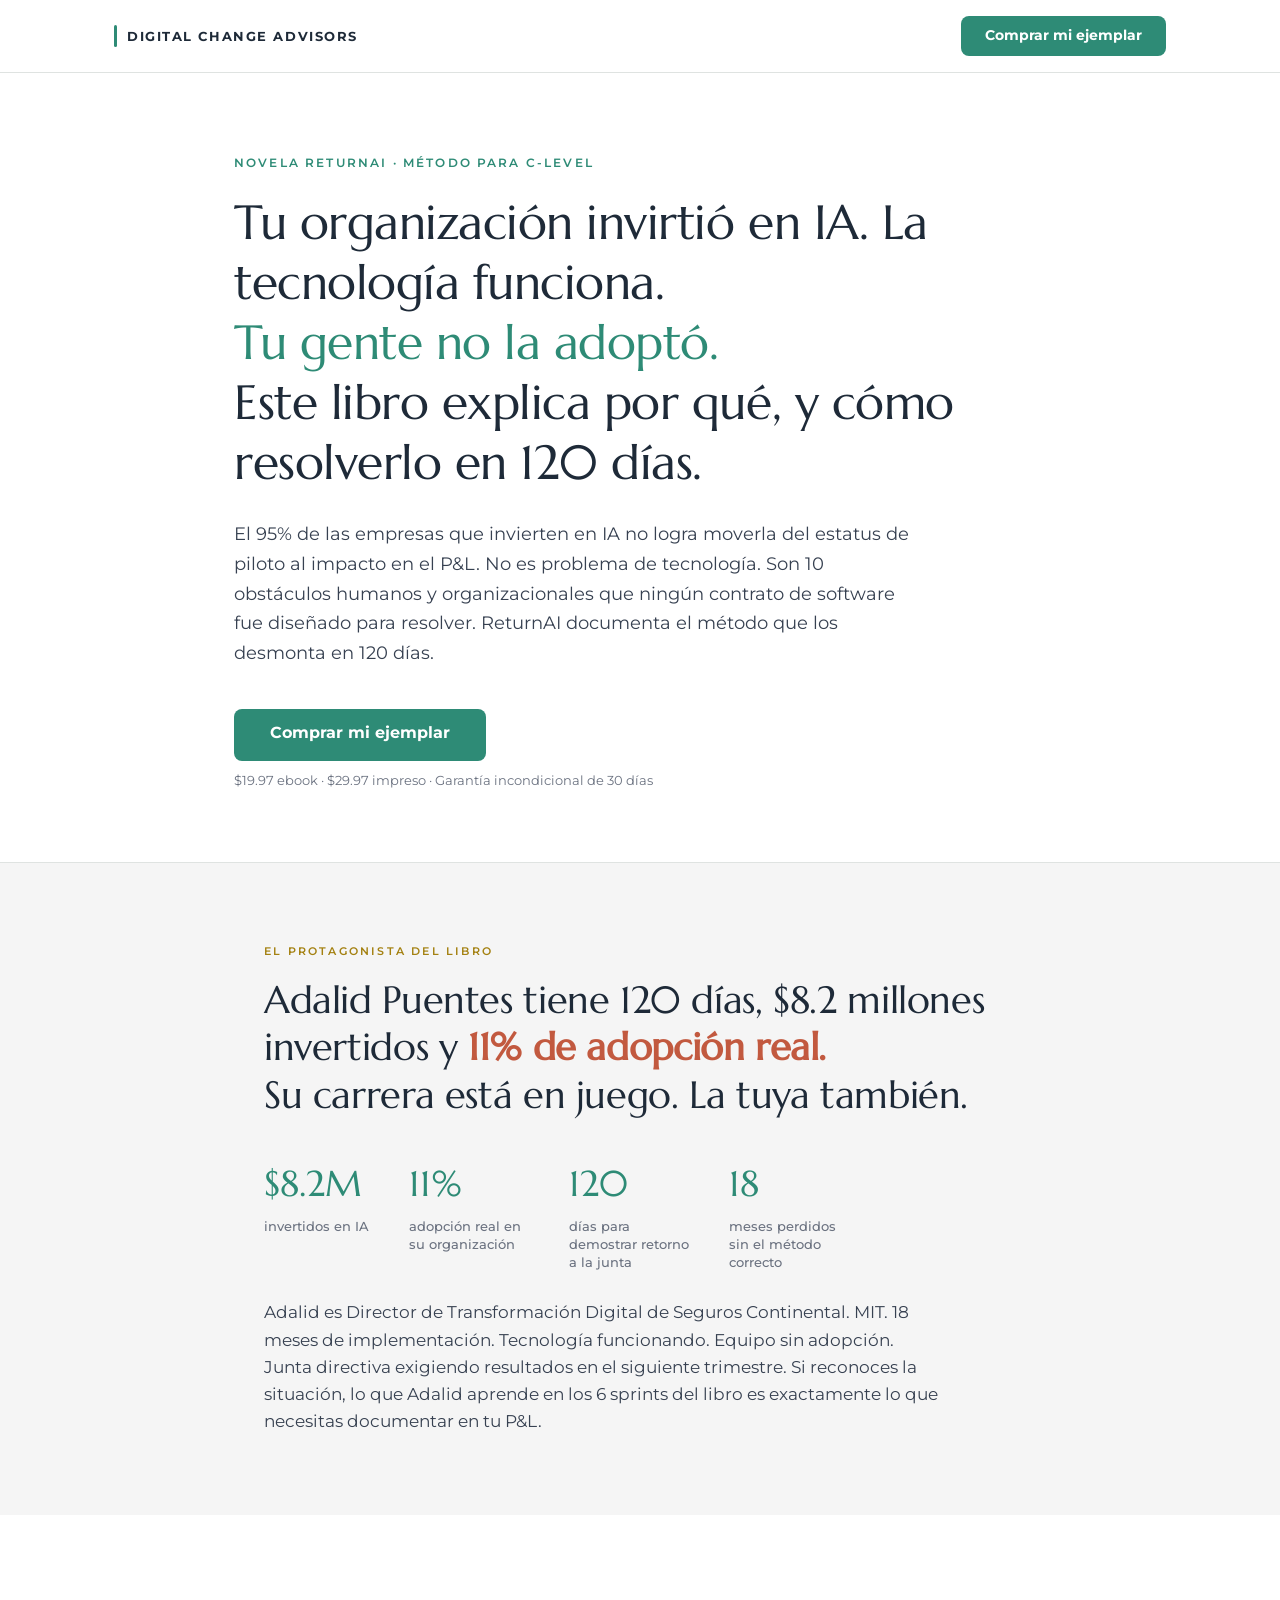
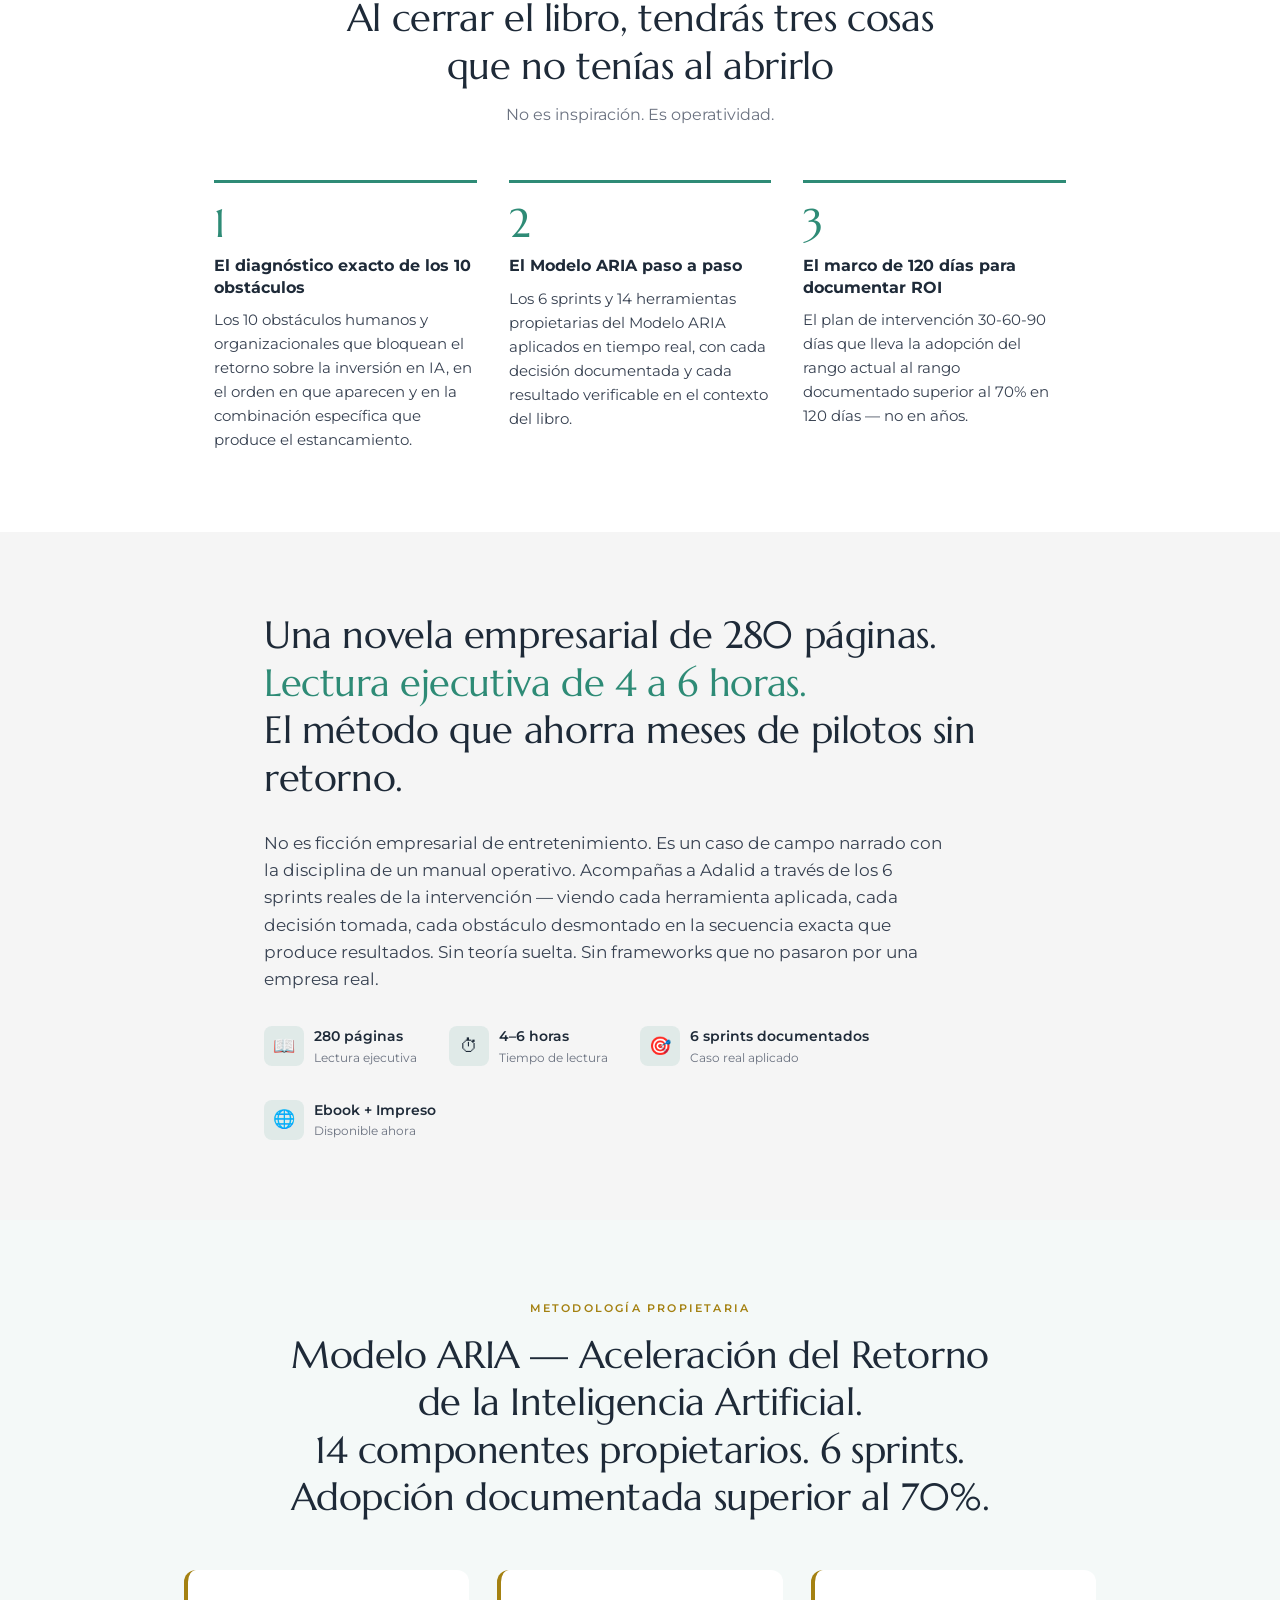
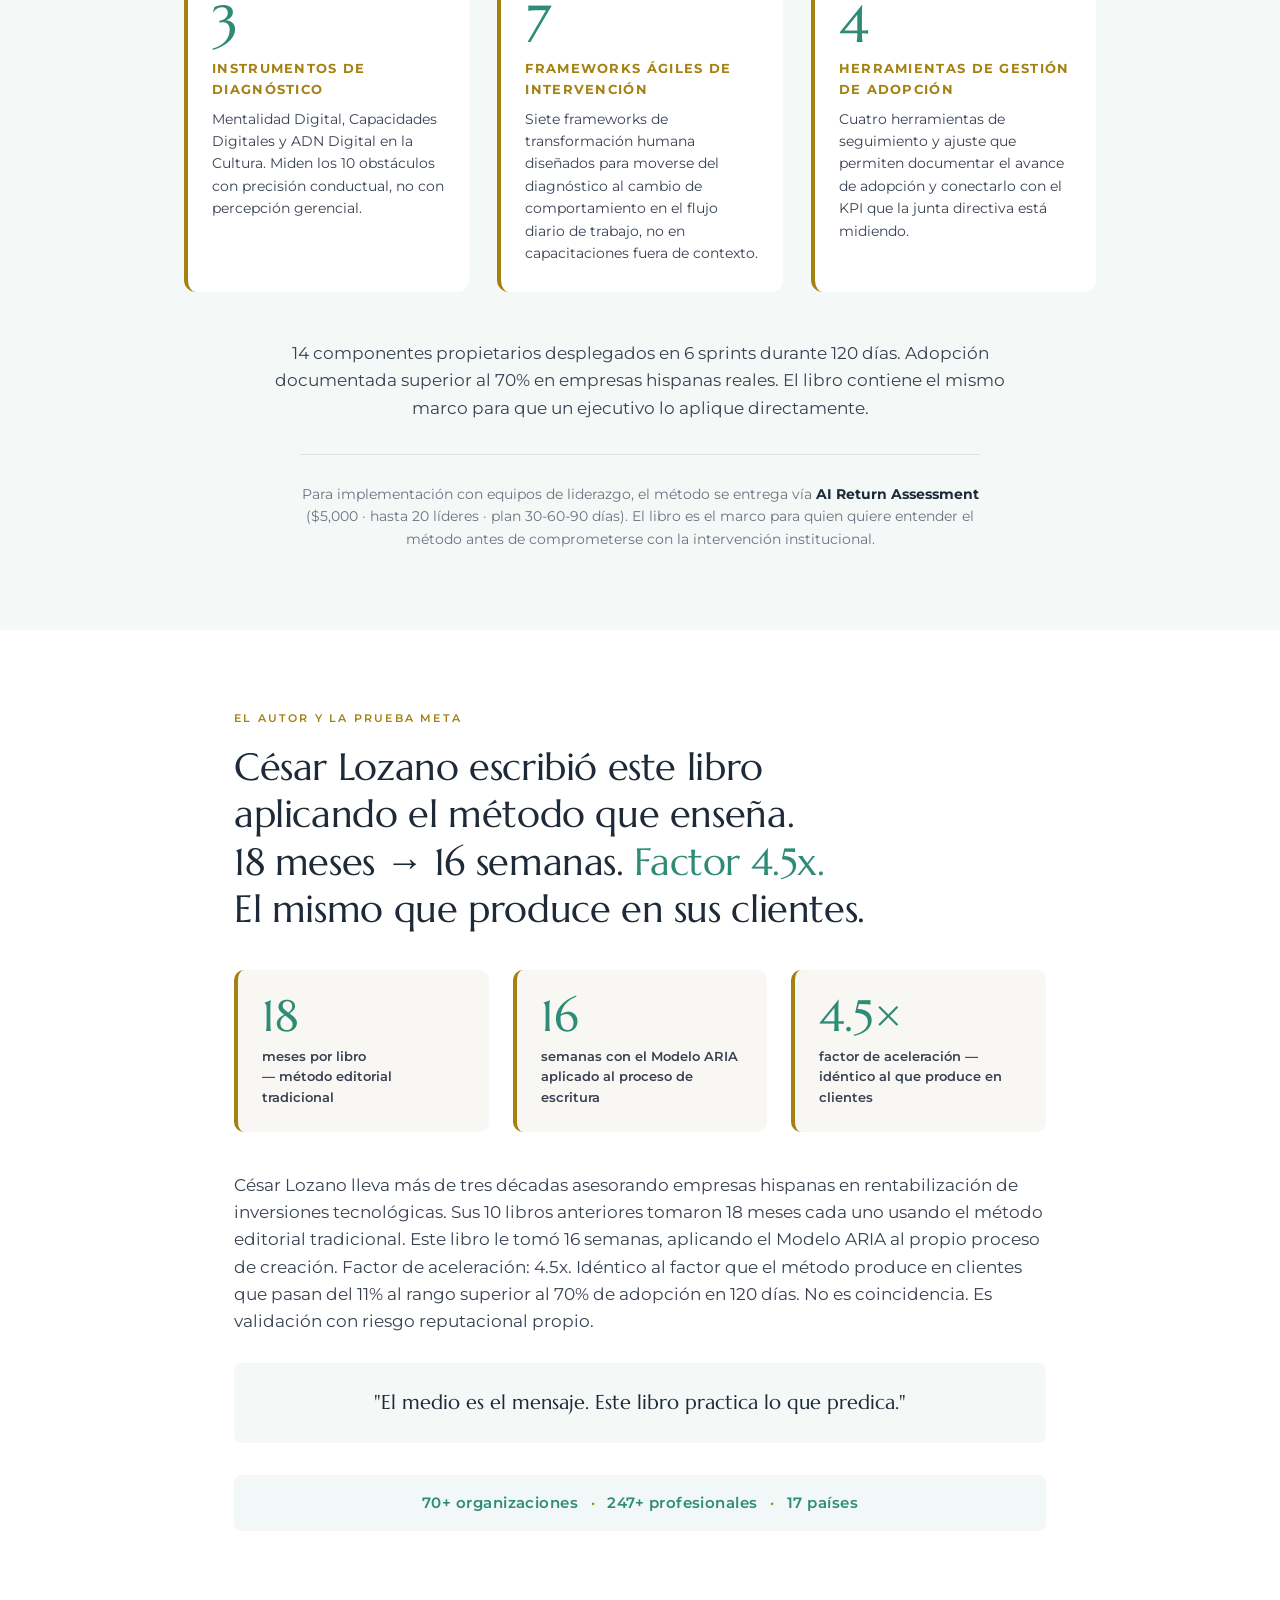
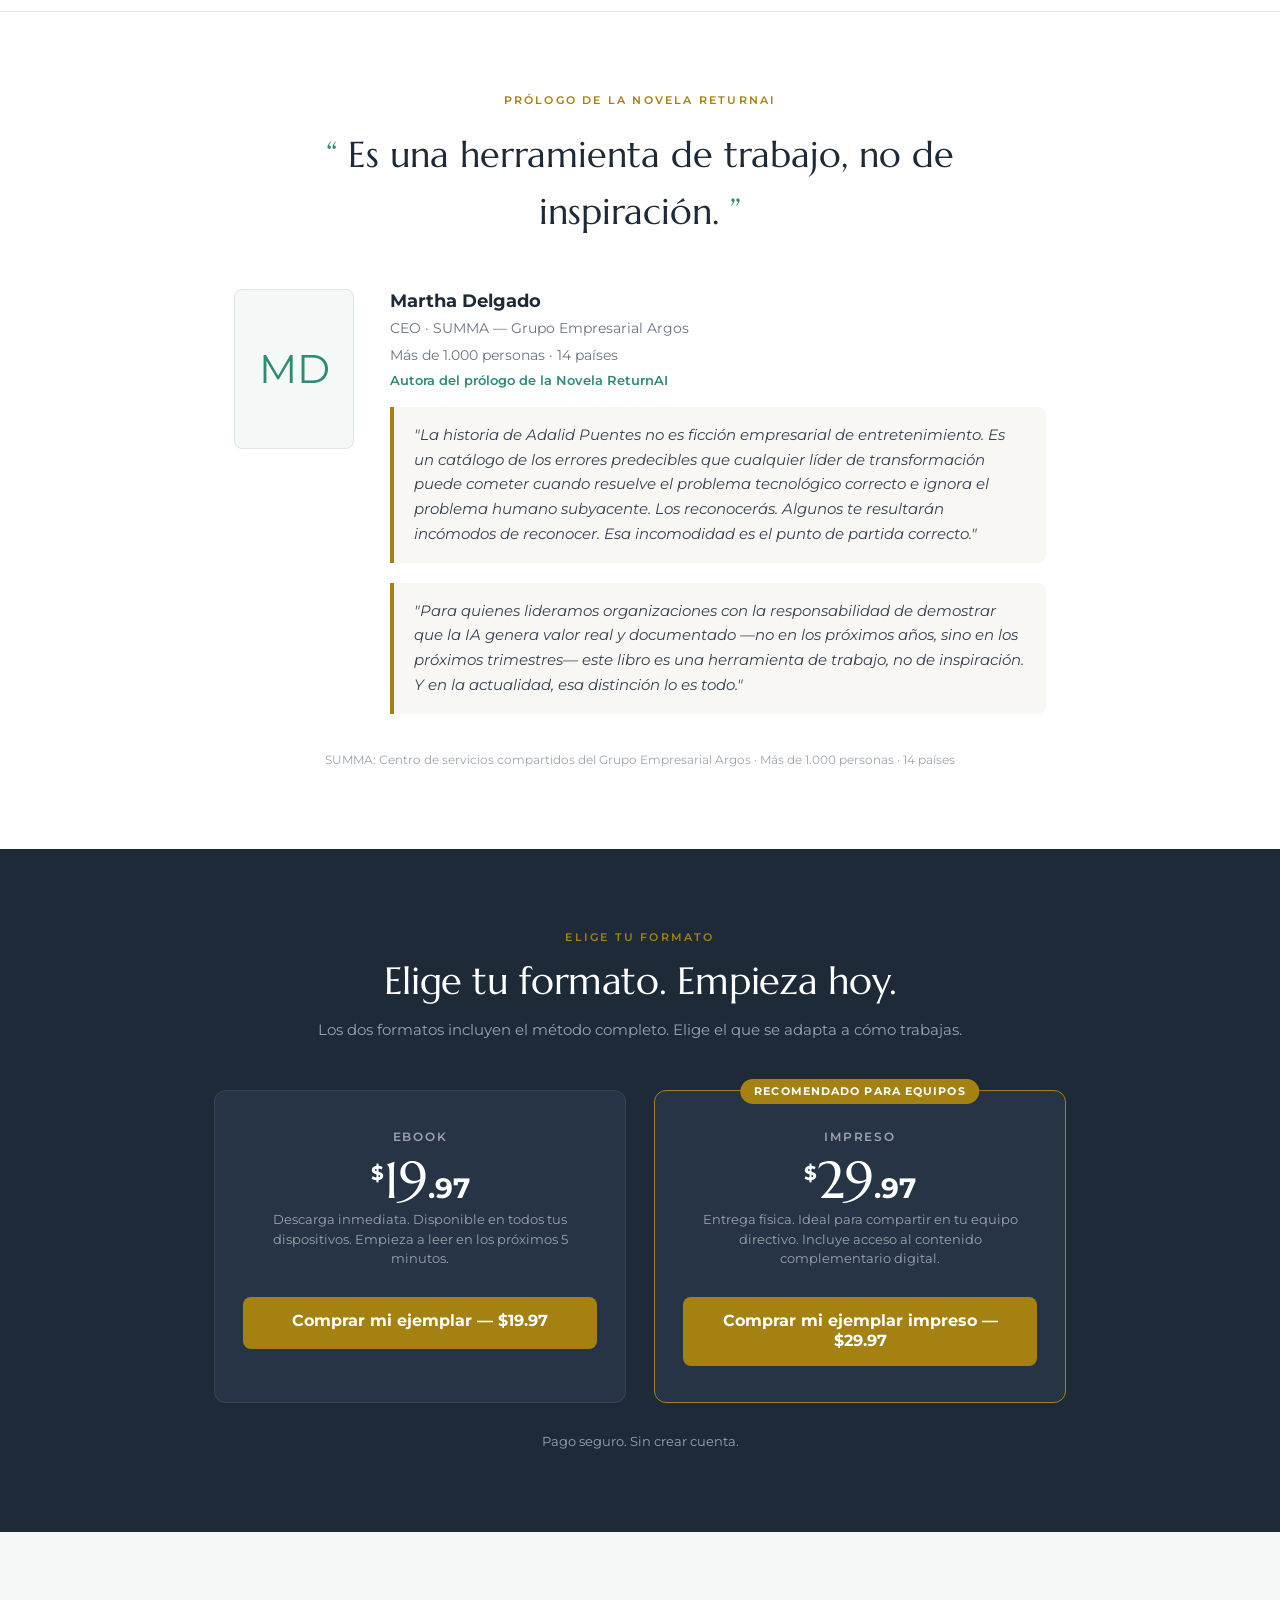
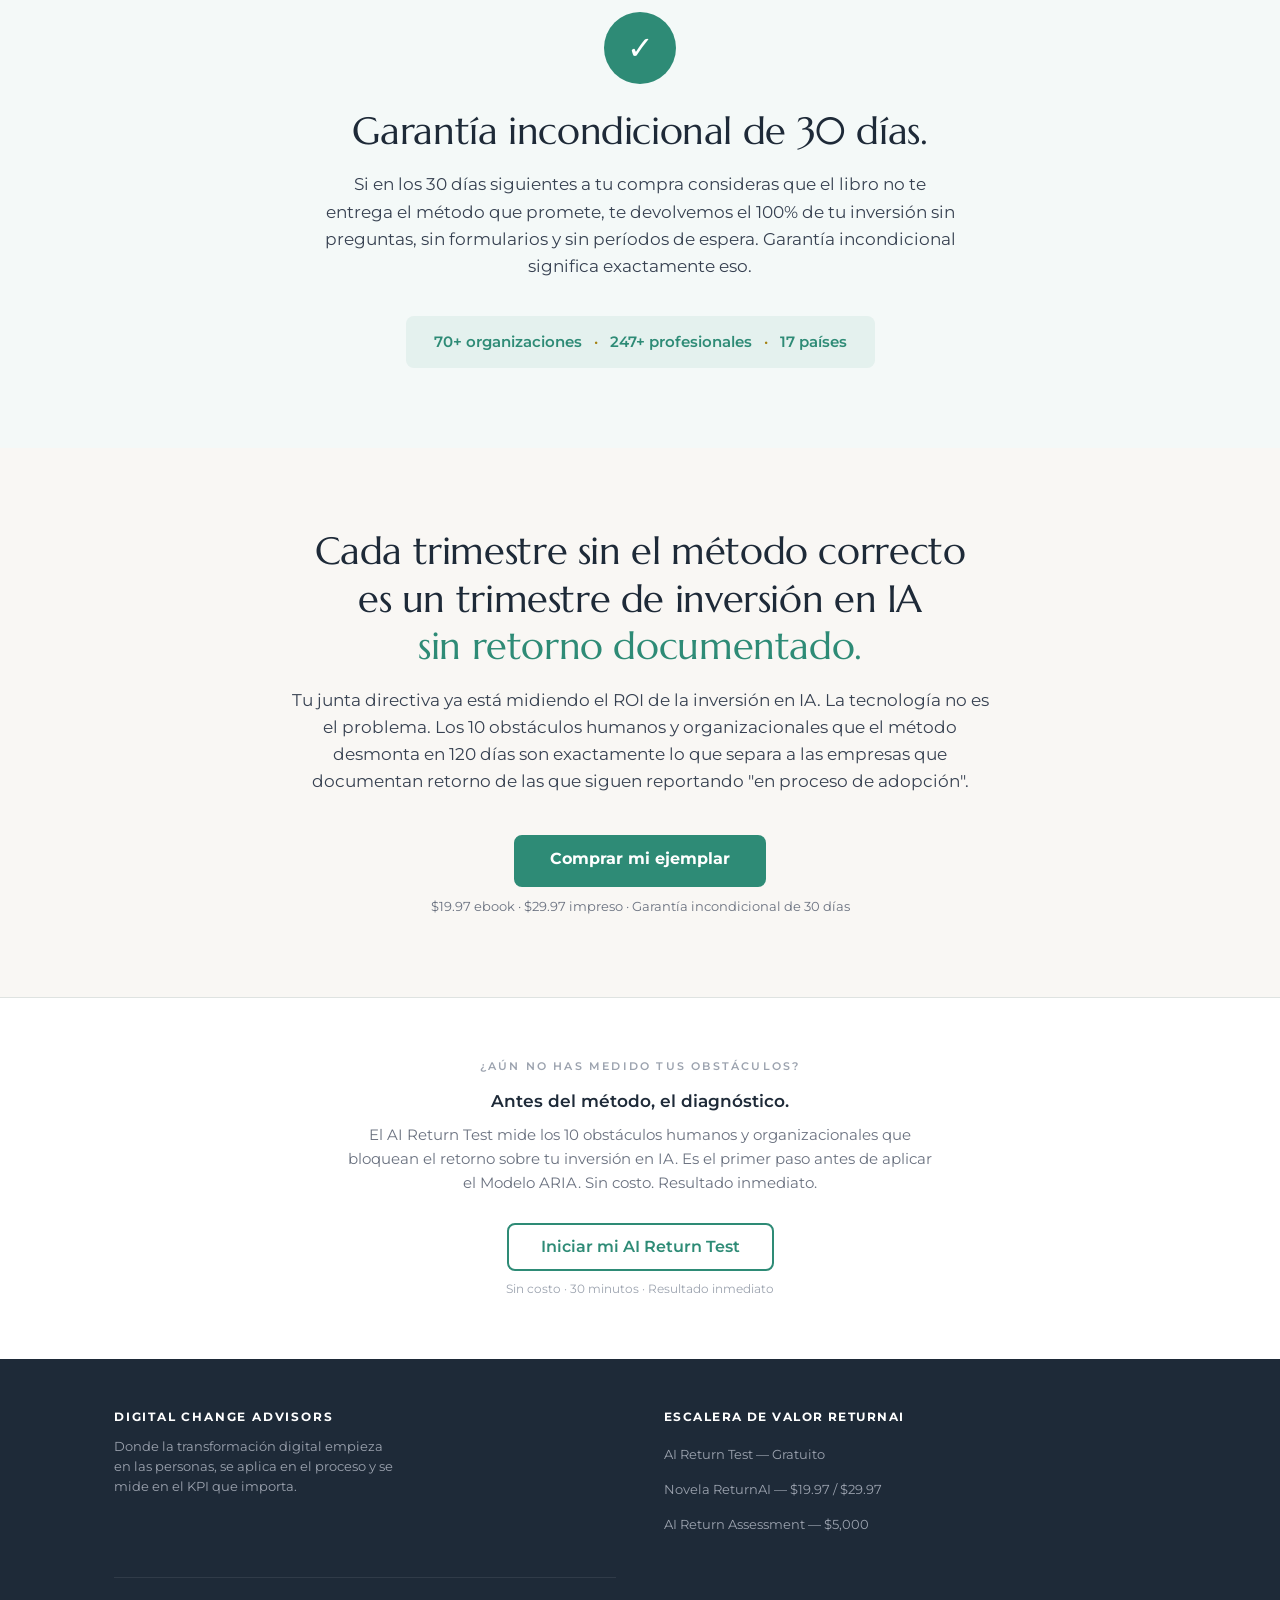
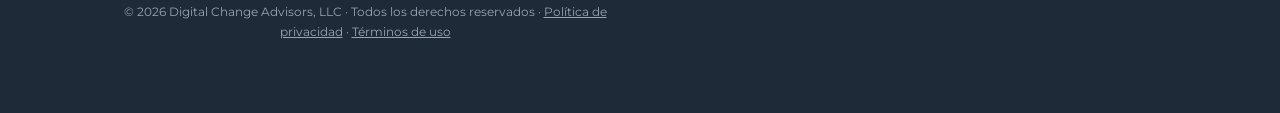
<file: novela/index.html>
<!DOCTYPE html>
<html lang="es">
<head>
  <meta charset="UTF-8" />
  <meta name="viewport" content="width=device-width, initial-scale=1.0" />
  <title>Novela ReturnAI — El método para documentar el retorno de tu inversión en IA en 120 días</title>
  <meta name="description" content="6 sprints. 14 herramientas propietarias. Adopción superior al 70%. ROI documentado en 120 días. La novela ejecutiva que traza el método ReturnAI." />
  <link rel="preconnect" href="https://fonts.googleapis.com" />
  <link rel="preconnect" href="https://fonts.gstatic.com" crossorigin />
  <link href="https://fonts.googleapis.com/css2?family=Marcellus&family=Montserrat:wght@300;400;500;600;700&display=swap" rel="stylesheet" />
  <style>
    /* ─── DESIGN TOKENS ─────────────────────────────────────────────── */
    :root {
      --dca-teal:        #2e8b76;
      --dca-gold:        #a48111;
      --dca-carbon:      #1e2a38;
      --dca-white:       #ffffff;
      --dca-terracotta:  #c2593f;
      --dca-platinum:    #dfe3e1;
      --dca-teal-subtle: rgba(46, 139, 118, 0.05);
      --dca-gold-subtle: rgba(164, 129, 17, 0.08);
      --dca-neutral:     #f9f7f4;
      --dca-gray-light:  #f5f5f5;
      --font-display:    'Marcellus', Georgia, serif;
      --font-body:       'Montserrat', 'Helvetica Neue', sans-serif;
      --section-pad:     80px;
      --section-pad-sm:  52px;
      --text-max:        720px;
      --layout-max:      1100px;
    }

    /* ─── RESET ─────────────────────────────────────────────────────── */
    *, *::before, *::after { box-sizing: border-box; margin: 0; padding: 0; }
    html { scroll-behavior: smooth; }
    body {
      font-family: var(--font-body);
      font-weight: 400;
      color: var(--dca-carbon);
      background: var(--dca-white);
      line-height: 1.6;
      font-size: 17px;
      -webkit-font-smoothing: antialiased;
    }
    img { max-width: 100%; display: block; }
    a { color: inherit; text-decoration: none; }

    /* ─── TYPOGRAPHY ────────────────────────────────────────────────── */
    h1, h2 {
      font-family: var(--font-display);
      font-weight: 400;
      line-height: 1.25;
      letter-spacing: -0.01em;
    }
    h1 { font-size: clamp(30px, 5vw, 48px); }
    h2 { font-size: clamp(24px, 4vw, 38px); }
    h3 {
      font-family: var(--font-body);
      font-weight: 700;
      font-size: clamp(16px, 2.5vw, 20px);
      line-height: 1.35;
    }
    p { line-height: 1.6; }

    /* ─── LAYOUT UTILITIES ──────────────────────────────────────────── */
    .container {
      max-width: var(--layout-max);
      margin: 0 auto;
      padding: 0 24px;
    }
    .section { padding: var(--section-pad) 0; }
    .section--sm { padding: var(--section-pad-sm) 0; }
    .text-center { text-align: center; }
    .text-teal { color: var(--dca-teal); }
    .text-gold { color: var(--dca-gold); }

    /* ─── BUTTONS ───────────────────────────────────────────────────── */
    .btn {
      display: inline-block;
      font-family: var(--font-body);
      font-weight: 700;
      font-size: 16px;
      border-radius: 8px;
      min-height: 52px;
      padding: 14px 36px;
      cursor: pointer;
      border: none;
      text-align: center;
      transition: opacity 0.2s, transform 0.15s;
      line-height: 1.3;
    }
    .btn:hover { opacity: 0.88; transform: translateY(-1px); }
    .btn:active { transform: translateY(0); }
    .btn--primary {
      background: var(--dca-teal);
      color: var(--dca-white);
    }
    .btn--gold {
      background: var(--dca-gold);
      color: var(--dca-white);
    }
    .btn--outline {
      background: transparent;
      border: 2px solid var(--dca-teal);
      color: var(--dca-teal);
      font-weight: 600;
      min-height: 48px;
      padding: 12px 32px;
    }
    .btn-support {
      display: block;
      font-family: var(--font-body);
      font-weight: 400;
      font-size: 13px;
      color: #6b7280;
      margin-top: 10px;
      text-align: center;
      line-height: 1.5;
    }
    .btn-wrap { display: inline-block; }

    /* ─── DIVIDER ───────────────────────────────────────────────────── */
    .divider {
      width: 48px;
      height: 3px;
      background: var(--dca-gold);
      margin: 24px auto 0;
    }
    .divider--left { margin: 16px 0 0; }

    /* ─── FADE-IN ANIMATION ─────────────────────────────────────────── */
    .fade-in {
      opacity: 0;
      transform: translateY(18px);
      transition: opacity 0.65s ease, transform 0.65s ease;
    }
    .fade-in.visible {
      opacity: 1;
      transform: translateY(0);
    }

    /* ════════════════════════════════════════════════════════════════
       HEADER
    ════════════════════════════════════════════════════════════════ */
    .site-header {
      position: sticky;
      top: 0;
      z-index: 100;
      background: var(--dca-white);
      border-bottom: 1px solid var(--dca-platinum);
      padding: 16px 0;
    }
    .site-header .container {
      display: flex;
      align-items: center;
      justify-content: space-between;
      gap: 16px;
    }
    .site-logo {
      font-family: var(--font-body);
      font-weight: 700;
      font-size: 13px;
      letter-spacing: 0.12em;
      text-transform: uppercase;
      color: var(--dca-carbon);
      display: flex;
      align-items: center;
      gap: 10px;
    }
    .site-logo__bar {
      display: inline-block;
      width: 3px;
      height: 22px;
      background: var(--dca-teal);
      border-radius: 2px;
    }
    .header-cta .btn {
      min-height: 40px;
      padding: 10px 24px;
      font-size: 14px;
    }

    /* ════════════════════════════════════════════════════════════════
       BLOQUE 1 · HERO
    ════════════════════════════════════════════════════════════════ */
    .b1-hero {
      background: var(--dca-white);
      padding: 80px 0 72px;
      border-bottom: 1px solid var(--dca-platinum);
    }
    .b1-hero .container {
      max-width: 860px;
    }
    .b1-eyebrow {
      font-family: var(--font-body);
      font-weight: 600;
      font-size: 12px;
      letter-spacing: 0.18em;
      text-transform: uppercase;
      color: var(--dca-teal);
      margin-bottom: 20px;
    }
    .b1-hero h1 {
      margin-bottom: 28px;
      max-width: 820px;
    }
    .b1-hero h1 em {
      font-style: normal;
      color: var(--dca-teal);
    }
    .b1-body {
      font-size: 18px;
      color: #374151;
      max-width: 680px;
      margin-bottom: 40px;
      line-height: 1.65;
    }
    .b1-cta-group {
      display: flex;
      flex-direction: column;
      align-items: flex-start;
      gap: 0;
    }
    /* Ruta A banner */
    .b1-ruta-a {
      display: none;
      background: rgba(46, 139, 118, 0.07);
      border-left: 4px solid var(--dca-teal);
      border-radius: 0 8px 8px 0;
      padding: 14px 20px;
      margin-bottom: 28px;
      font-size: 14px;
      font-weight: 500;
      color: var(--dca-teal);
      max-width: 680px;
    }
    .b1-ruta-a.active { display: block; }
    .b1-hero-default { display: block; }
    .b1-hero-ruta-a { display: none; }
    .show-ruta-a .b1-hero-default { display: none; }
    .show-ruta-a .b1-hero-ruta-a { display: block; }

    /* ════════════════════════════════════════════════════════════════
       BLOQUE 2 · ADALID PUENTES
    ════════════════════════════════════════════════════════════════ */
    .b2-adalid {
      background: var(--dca-gray-light);
      padding: var(--section-pad) 0;
    }
    .b2-inner {
      max-width: 800px;
      margin: 0 auto;
      padding: 0 24px;
    }
    .b2-label {
      font-size: 11px;
      font-weight: 600;
      letter-spacing: 0.2em;
      text-transform: uppercase;
      color: var(--dca-gold);
      margin-bottom: 16px;
    }
    .b2-adalid h2 { margin-bottom: 28px; }
    .b2-adalid h2 strong { color: var(--dca-terracotta); font-style: normal; }
    .b2-stats {
      display: flex;
      gap: 40px;
      margin: 36px 0 28px;
      flex-wrap: wrap;
    }
    .b2-stat {
      display: flex;
      flex-direction: column;
      gap: 4px;
    }
    .b2-stat__num {
      font-family: var(--font-display);
      font-size: 36px;
      color: var(--dca-teal);
    }
    .b2-stat__desc {
      font-size: 13px;
      font-weight: 500;
      color: #6b7280;
      max-width: 120px;
      line-height: 1.4;
    }
    .b2-body {
      color: #374151;
      max-width: 680px;
    }

    /* ════════════════════════════════════════════════════════════════
       BLOQUE 3 · LA PROMESA DEL MÉTODO
    ════════════════════════════════════════════════════════════════ */
    .b3-promesa {
      background: var(--dca-white);
      padding: var(--section-pad) 0;
    }
    .b3-promesa .container { max-width: 900px; }
    .b3-promesa h2 { text-align: center; margin-bottom: 12px; }
    .b3-sub {
      text-align: center;
      font-size: 16px;
      color: #6b7280;
      margin-bottom: 52px;
    }
    .b3-grid {
      display: grid;
      grid-template-columns: repeat(3, 1fr);
      gap: 32px;
    }
    .b3-item {
      border-top: 3px solid var(--dca-teal);
      padding-top: 20px;
    }
    .b3-item__num {
      font-family: var(--font-display);
      font-size: 40px;
      color: var(--dca-teal);
      line-height: 1;
      margin-bottom: 12px;
    }
    .b3-item h3 { font-size: 16px; margin-bottom: 10px; }
    .b3-item p { font-size: 15px; color: #374151; }

    /* ════════════════════════════════════════════════════════════════
       BLOQUE 4 · EL FORMATO
    ════════════════════════════════════════════════════════════════ */
    .b4-formato {
      background: var(--dca-gray-light);
      padding: var(--section-pad) 0;
    }
    .b4-inner {
      max-width: 800px;
      margin: 0 auto;
      padding: 0 24px;
    }
    .b4-formato h2 { margin-bottom: 28px; }
    .b4-formato h2 em {
      font-style: normal;
      color: var(--dca-teal);
    }
    .b4-body { color: #374151; max-width: 680px; margin-bottom: 32px; }
    .b4-specs {
      display: flex;
      gap: 32px;
      flex-wrap: wrap;
    }
    .b4-spec {
      display: flex;
      align-items: center;
      gap: 10px;
    }
    .b4-spec__icon {
      width: 40px;
      height: 40px;
      border-radius: 8px;
      background: rgba(46, 139, 118, 0.1);
      display: flex;
      align-items: center;
      justify-content: center;
      font-size: 18px;
      flex-shrink: 0;
    }
    .b4-spec__text { font-size: 14px; font-weight: 600; color: var(--dca-carbon); }
    .b4-spec__sub { font-size: 12px; color: #6b7280; }

    /* ════════════════════════════════════════════════════════════════
       BLOQUE 5 · EL MÉTODO + ANCLAJE
    ════════════════════════════════════════════════════════════════ */
    .b5-metodo {
      background: var(--dca-teal-subtle);
      padding: var(--section-pad) 0;
    }
    .b5-metodo .container { max-width: 960px; }
    .b5-eyebrow {
      font-size: 11px;
      font-weight: 600;
      letter-spacing: 0.2em;
      text-transform: uppercase;
      color: var(--dca-gold);
      margin-bottom: 14px;
      text-align: center;
    }
    .b5-metodo h2 { text-align: center; margin-bottom: 48px; }
    .b5-pillars {
      display: grid;
      grid-template-columns: repeat(3, 1fr);
      gap: 28px;
      margin-bottom: 48px;
    }
    .b5-pillar {
      background: var(--dca-white);
      border-radius: 12px;
      padding: 28px 24px;
      border-left: 4px solid var(--dca-gold);
    }
    .b5-pillar__num {
      font-family: var(--font-display);
      font-size: 52px;
      color: var(--dca-teal);
      line-height: 1;
      margin-bottom: 8px;
    }
    .b5-pillar__label {
      font-size: 13px;
      font-weight: 700;
      text-transform: uppercase;
      letter-spacing: 0.1em;
      color: var(--dca-gold);
      margin-bottom: 8px;
    }
    .b5-pillar p { font-size: 14px; color: #374151; }
    .b5-body {
      max-width: 740px;
      margin: 0 auto 8px;
      color: #374151;
      text-align: center;
    }
    .b5-assessment-note {
      text-align: center;
      font-size: 14px;
      color: #6b7280;
      border-top: 1px solid var(--dca-platinum);
      margin-top: 32px;
      padding-top: 28px;
      max-width: 680px;
      margin-left: auto;
      margin-right: auto;
    }
    .b5-assessment-note strong { color: var(--dca-carbon); }

    /* ════════════════════════════════════════════════════════════════
       BLOQUE 6 · EL AUTOR
    ════════════════════════════════════════════════════════════════ */
    .b6-autor {
      background: var(--dca-white);
      padding: var(--section-pad) 0;
    }
    .b6-inner {
      max-width: 860px;
      margin: 0 auto;
      padding: 0 24px;
    }
    .b6-label {
      font-size: 11px;
      font-weight: 600;
      letter-spacing: 0.2em;
      text-transform: uppercase;
      color: var(--dca-gold);
      margin-bottom: 16px;
    }
    .b6-autor h2 { margin-bottom: 36px; }
    .b6-datos {
      display: grid;
      grid-template-columns: repeat(3, 1fr);
      gap: 24px;
      margin-bottom: 40px;
    }
    .b6-dato {
      padding: 24px;
      border-radius: 10px;
      background: var(--dca-neutral);
      border-left: 4px solid var(--dca-gold);
    }
    .b6-dato__val {
      font-family: var(--font-display);
      font-size: 44px;
      color: var(--dca-teal);
      line-height: 1;
      margin-bottom: 8px;
    }
    .b6-dato__desc { font-size: 13px; font-weight: 600; color: #374151; }
    .b6-body { color: #374151; margin-bottom: 28px; }
    .b6-quote {
      font-family: var(--font-display);
      font-size: 20px;
      color: var(--dca-carbon);
      text-align: center;
      padding: 24px;
      border-radius: 8px;
      background: var(--dca-teal-subtle);
      margin-bottom: 32px;
    }
    .b6-metrics {
      text-align: center;
      font-size: 15px;
      font-weight: 600;
      color: var(--dca-teal);
      letter-spacing: 0.03em;
      padding: 16px;
      border-radius: 8px;
      background: rgba(46, 139, 118, 0.06);
    }
    .b6-metrics span { margin: 0 8px; color: var(--dca-gold); }

    /* ════════════════════════════════════════════════════════════════
       BLOQUE 7 · TESTIMONIAL MARTHA DELGADO
    ════════════════════════════════════════════════════════════════ */
    .b7-testimonial {
      background: var(--dca-white);
      padding: var(--section-pad) 0;
      border-top: 1px solid var(--dca-platinum);
    }
    .b7-inner {
      max-width: 860px;
      margin: 0 auto;
      padding: 0 24px;
    }
    .b7-label {
      font-size: 11px;
      font-weight: 600;
      letter-spacing: 0.2em;
      text-transform: uppercase;
      color: var(--dca-gold);
      text-align: center;
      margin-bottom: 16px;
    }
    .b7-pullquote-main {
      font-family: var(--font-display);
      font-size: clamp(26px, 4vw, 36px);
      color: var(--dca-carbon);
      text-align: center;
      margin-bottom: 48px;
      max-width: 720px;
      margin-left: auto;
      margin-right: auto;
    }
    .b7-pullquote-main::before { content: '\201C'; color: var(--dca-teal); }
    .b7-pullquote-main::after  { content: '\201D'; color: var(--dca-teal); }
    .b7-profile {
      display: flex;
      gap: 36px;
      align-items: flex-start;
      margin-bottom: 36px;
    }
    .b7-photo-placeholder {
      width: 120px;
      height: 160px;
      background: var(--dca-teal-subtle);
      border-radius: 8px;
      border: 1px solid var(--dca-platinum);
      flex-shrink: 0;
      display: flex;
      align-items: center;
      justify-content: center;
      font-size: 40px;
      color: var(--dca-teal);
    }
    .b7-profile-info { flex: 1; }
    .b7-profile-info h3 {
      font-size: 18px;
      margin-bottom: 4px;
    }
    .b7-profile-title {
      font-size: 14px;
      color: #6b7280;
      margin-bottom: 4px;
    }
    .b7-profile-role {
      font-size: 13px;
      color: var(--dca-teal);
      font-weight: 600;
      margin-bottom: 16px;
    }
    .b7-quotes { display: flex; flex-direction: column; gap: 20px; }
    .b7-quote {
      border-left: 4px solid var(--dca-gold);
      padding: 16px 20px;
      background: var(--dca-neutral);
      border-radius: 0 8px 8px 0;
    }
    .b7-quote p {
      font-size: 15px;
      color: #374151;
      font-style: italic;
      line-height: 1.65;
    }
    .b7-sub {
      font-size: 12px;
      color: #9ca3af;
      text-align: center;
      margin-top: 20px;
    }

    /* ════════════════════════════════════════════════════════════════
       BLOQUE 8 · OPCIONES DE COMPRA [FONDO CARBÓN]
    ════════════════════════════════════════════════════════════════ */
    .b8-compra {
      background: var(--dca-carbon);
      padding: var(--section-pad) 0;
    }
    .b8-compra .container { max-width: 900px; }
    .b8-eyebrow {
      font-size: 11px;
      font-weight: 600;
      letter-spacing: 0.2em;
      text-transform: uppercase;
      color: var(--dca-gold);
      text-align: center;
      margin-bottom: 12px;
    }
    .b8-compra h2 {
      color: var(--dca-white);
      text-align: center;
      margin-bottom: 12px;
    }
    .b8-subtitle {
      text-align: center;
      color: #9ca3af;
      font-size: 15px;
      margin-bottom: 48px;
    }
    .b8-cards {
      display: grid;
      grid-template-columns: 1fr 1fr;
      gap: 28px;
      margin-bottom: 28px;
    }
    .b8-card {
      background: #263445;
      border-radius: 12px;
      padding: 36px 28px;
      text-align: center;
      border: 1px solid rgba(255,255,255,0.08);
      position: relative;
    }
    .b8-card--featured {
      border-color: var(--dca-gold);
    }
    .b8-card-badge {
      position: absolute;
      top: -12px;
      left: 50%;
      transform: translateX(-50%);
      background: var(--dca-gold);
      color: var(--dca-white);
      font-size: 11px;
      font-weight: 700;
      letter-spacing: 0.1em;
      text-transform: uppercase;
      padding: 4px 14px;
      border-radius: 20px;
      white-space: nowrap;
    }
    .b8-card-type {
      font-size: 12px;
      font-weight: 600;
      letter-spacing: 0.15em;
      text-transform: uppercase;
      color: #9ca3af;
      margin-bottom: 8px;
    }
    .b8-card-price {
      font-family: var(--font-display);
      font-size: 52px;
      color: var(--dca-white);
      line-height: 1;
      margin-bottom: 4px;
    }
    .b8-card-cents {
      font-size: 20px;
      vertical-align: super;
      font-family: var(--font-body);
      font-weight: 700;
    }
    .b8-card-desc {
      font-size: 13px;
      color: #9ca3af;
      margin-bottom: 28px;
      line-height: 1.5;
    }
    .b8-card .btn--gold { width: 100%; }
    .b8-secure {
      text-align: center;
      font-size: 13px;
      color: #9ca3af;
      margin-top: 12px;
    }
    .b8-divider {
      display: flex;
      align-items: center;
      justify-content: center;
      color: #6b7280;
      font-size: 13px;
      font-weight: 600;
      letter-spacing: 0.1em;
      text-transform: uppercase;
    }

    /* ════════════════════════════════════════════════════════════════
       BLOQUE 9 · GARANTÍA
    ════════════════════════════════════════════════════════════════ */
    .b9-garantia {
      background: var(--dca-teal-subtle);
      padding: var(--section-pad) 0;
    }
    .b9-inner {
      max-width: 680px;
      margin: 0 auto;
      padding: 0 24px;
      text-align: center;
    }
    .b9-icon {
      width: 72px;
      height: 72px;
      background: var(--dca-teal);
      border-radius: 50%;
      display: flex;
      align-items: center;
      justify-content: center;
      font-size: 32px;
      margin: 0 auto 24px;
      color: var(--dca-white);
    }
    .b9-garantia h2 { margin-bottom: 16px; }
    .b9-body { color: #374151; margin-bottom: 28px; }
    .b9-metrics {
      display: inline-block;
      font-size: 15px;
      font-weight: 600;
      color: var(--dca-teal);
      padding: 14px 28px;
      background: rgba(46, 139, 118, 0.08);
      border-radius: 8px;
      margin-top: 8px;
    }
    .b9-metrics span { color: var(--dca-gold); margin: 0 8px; }

    /* ════════════════════════════════════════════════════════════════
       BLOQUE 10 · REFUERZO / LOSS AVERSION
    ════════════════════════════════════════════════════════════════ */
    .b10-refuerzo {
      background: var(--dca-neutral);
      padding: var(--section-pad) 0;
    }
    .b10-inner {
      max-width: 760px;
      margin: 0 auto;
      padding: 0 24px;
      text-align: center;
    }
    .b10-refuerzo h2 { margin-bottom: 16px; }
    .b10-refuerzo h2 em {
      font-style: normal;
      color: var(--dca-teal);
    }
    .b10-body { color: #374151; margin-bottom: 40px; }
    .b10-cta-wrap { display: flex; flex-direction: column; align-items: center; }

    /* ════════════════════════════════════════════════════════════════
       BLOQUE 11 · CONECTOR AI RETURN TEST
    ════════════════════════════════════════════════════════════════ */
    .b11-conector {
      background: var(--dca-white);
      padding: 60px 0;
      border-top: 1px solid var(--dca-platinum);
    }
    .b11-inner {
      max-width: 640px;
      margin: 0 auto;
      padding: 0 24px;
      text-align: center;
    }
    .b11-label {
      font-size: 11px;
      font-weight: 600;
      letter-spacing: 0.2em;
      text-transform: uppercase;
      color: #9ca3af;
      margin-bottom: 12px;
    }
    .b11-title {
      font-family: var(--font-body);
      font-weight: 600;
      font-size: 17px;
      color: var(--dca-carbon);
      margin-bottom: 8px;
    }
    .b11-desc {
      font-size: 15px;
      color: #6b7280;
      margin-bottom: 28px;
    }
    .b11-cta-wrap { display: flex; flex-direction: column; align-items: center; }
    .b11-support {
      display: block;
      font-size: 12px;
      color: #9ca3af;
      margin-top: 8px;
    }

    /* ════════════════════════════════════════════════════════════════
       FOOTER
    ════════════════════════════════════════════════════════════════ */
    .site-footer {
      background: var(--dca-carbon);
      color: #9ca3af;
      padding: 48px 0 32px;
    }
    .site-footer .container {
      display: grid;
      grid-template-columns: 1fr 1fr;
      gap: 48px;
      margin-bottom: 40px;
    }
    .footer-brand { }
    .footer-logo {
      font-family: var(--font-body);
      font-weight: 700;
      font-size: 12px;
      letter-spacing: 0.15em;
      text-transform: uppercase;
      color: var(--dca-white);
      margin-bottom: 10px;
    }
    .footer-tagline {
      font-size: 13px;
      line-height: 1.55;
      max-width: 280px;
    }
    .footer-links h4 {
      font-size: 12px;
      font-weight: 700;
      letter-spacing: 0.12em;
      text-transform: uppercase;
      color: var(--dca-white);
      margin-bottom: 14px;
    }
    .footer-links ul { list-style: none; display: flex; flex-direction: column; gap: 8px; }
    .footer-links a {
      font-size: 13px;
      color: #9ca3af;
      transition: color 0.2s;
    }
    .footer-links a:hover { color: var(--dca-teal); }
    .footer-bottom {
      border-top: 1px solid rgba(255,255,255,0.08);
      padding-top: 24px;
      text-align: center;
      font-size: 12px;
    }

    /* ════════════════════════════════════════════════════════════════
       RESPONSIVE — MOBILE FIRST
    ════════════════════════════════════════════════════════════════ */
    @media (max-width: 767px) {
      :root {
        --section-pad: 52px;
        --section-pad-sm: 36px;
      }
      body { font-size: 17px; }

      /* Header */
      .header-cta { display: none; }

      /* B1 Hero */
      .b1-hero { padding: 52px 0 48px; }
      .b1-cta-group { align-items: stretch; }
      .b1-cta-group .btn { width: 100%; display: block; }
      .b1-body { font-size: 17px; }

      /* B2 Adalid */
      .b2-stats { gap: 24px; }
      .b2-stat__num { font-size: 30px; }

      /* B3 Promesa — stack vertical */
      .b3-grid {
        grid-template-columns: 1fr;
        gap: 24px;
      }

      /* B4 Formato */
      .b4-specs { gap: 16px; }

      /* B5 Método — stack vertical */
      .b5-pillars {
        grid-template-columns: 1fr;
        gap: 20px;
      }

      /* B6 Autor */
      .b6-datos {
        grid-template-columns: 1fr;
        gap: 16px;
      }
      .b6-dato__val { font-size: 36px; }

      /* B7 Testimonial */
      .b7-profile {
        flex-direction: column;
        align-items: center;
      }
      .b7-photo-placeholder {
        width: 100px;
        height: 130px;
      }

      /* B8 Compra — stack vertical */
      .b8-cards {
        grid-template-columns: 1fr;
        gap: 20px;
      }
      .b8-card-price { font-size: 42px; }

      /* Footer */
      .site-footer .container {
        grid-template-columns: 1fr;
        gap: 32px;
      }

      /* B10 Refuerzo */
      .b10-cta-wrap .btn { width: 100%; }

      /* B11 Conector */
      .b11-cta-wrap .btn--outline { width: 100%; }
    }

    @media (min-width: 768px) and (max-width: 960px) {
      .b3-grid { grid-template-columns: repeat(3, 1fr); }
      .b5-pillars { grid-template-columns: repeat(3, 1fr); }
      .b8-cards { grid-template-columns: 1fr 1fr; }
    }
  </style>
</head>
<body>

  <!-- ══════════════════════════════════════════════════════════════════
       HEADER
  ══════════════════════════════════════════════════════════════════ -->
  <header class="site-header">
    <div class="container">
      <div class="site-logo">
        <span class="site-logo__bar"></span>
        Digital Change Advisors
      </div>
      <div class="header-cta">
        <a href="#comprar" class="btn btn--primary">Comprar mi ejemplar</a>
      </div>
    </div>
  </header>


  <!-- ══════════════════════════════════════════════════════════════════
       BLOQUE 1 · HERO / RECONOCIMIENTO DEL PROBLEMA
  ══════════════════════════════════════════════════════════════════ -->
  <section class="b1-hero" id="inicio">
    <div class="container fade-in">
      <p class="b1-eyebrow">Novela ReturnAI · Método para C-Level</p>

      <!-- Ruta A: visitante desde AI Return Test -->
      <div class="b1-ruta-a" id="b1-ruta-a-banner">
        ✓ Ya completaste el AI Return Test. Tienes el mapa de tus obstáculos. Este libro es el siguiente paso.
      </div>

      <!-- Titular Ruta B (por defecto) -->
      <h1 class="b1-hero-default">
        Tu organización invirtió en IA. La tecnología funciona.<br>
        <em>Tu gente no la adoptó.</em><br>
        Este libro explica por qué, y cómo resolverlo en 120 días.
      </h1>

      <!-- Titular Ruta A -->
      <h1 class="b1-hero-ruta-a">
        Ya identificaste tus obstáculos.<br>
        <em>ReturnAI</em> te muestra el método<br>
        para eliminarlos en 120 días.
      </h1>

      <p class="b1-body">
        El 95% de las empresas que invierten en IA no logra moverla del estatus de piloto al impacto en el P&L. No es problema de tecnología. Son 10 obstáculos humanos y organizacionales que ningún contrato de software fue diseñado para resolver. ReturnAI documenta el método que los desmonta en 120 días.
      </p>

      <div class="b1-cta-group">
        <div class="btn-wrap">
          <a href="#comprar" class="btn btn--primary">Comprar mi ejemplar</a>
          <span class="btn-support">$19.97 ebook &middot; $29.97 impreso &middot; Garantía incondicional de 30 días</span>
        </div>
      </div>
    </div>
  </section>


  <!-- ══════════════════════════════════════════════════════════════════
       BLOQUE 2 · EL PROTAGONISTA — ADALID PUENTES
  ══════════════════════════════════════════════════════════════════ -->
  <section class="b2-adalid">
    <div class="b2-inner fade-in">
      <p class="b2-label">El protagonista del libro</p>
      <h2>
        Adalid Puentes tiene 120 días, $8.2 millones<br>
        invertidos y <strong>11% de adopción real.</strong><br>
        Su carrera está en juego. La tuya también.
      </h2>

      <div class="b2-stats">
        <div class="b2-stat">
          <span class="b2-stat__num">$8.2M</span>
          <span class="b2-stat__desc">invertidos en IA</span>
        </div>
        <div class="b2-stat">
          <span class="b2-stat__num">11%</span>
          <span class="b2-stat__desc">adopción real en su organización</span>
        </div>
        <div class="b2-stat">
          <span class="b2-stat__num">120</span>
          <span class="b2-stat__desc">días para demostrar retorno a la junta</span>
        </div>
        <div class="b2-stat">
          <span class="b2-stat__num">18</span>
          <span class="b2-stat__desc">meses perdidos sin el método correcto</span>
        </div>
      </div>

      <p class="b2-body">
        Adalid es Director de Transformación Digital de Seguros Continental. MIT. 18 meses de implementación. Tecnología funcionando. Equipo sin adopción. Junta directiva exigiendo resultados en el siguiente trimestre. Si reconoces la situación, lo que Adalid aprende en los 6 sprints del libro es exactamente lo que necesitas documentar en tu P&L.
      </p>
    </div>
  </section>


  <!-- ══════════════════════════════════════════════════════════════════
       BLOQUE 3 · LA PROMESA DEL MÉTODO
  ══════════════════════════════════════════════════════════════════ -->
  <section class="b3-promesa">
    <div class="container fade-in">
      <h2>Al cerrar el libro, tendrás tres cosas<br>que no tenías al abrirlo</h2>
      <p class="b3-sub">No es inspiración. Es operatividad.</p>

      <div class="b3-grid">
        <div class="b3-item">
          <div class="b3-item__num">1</div>
          <h3>El diagnóstico exacto de los 10 obstáculos</h3>
          <p>Los 10 obstáculos humanos y organizacionales que bloquean el retorno sobre la inversión en IA, en el orden en que aparecen y en la combinación específica que produce el estancamiento.</p>
        </div>
        <div class="b3-item">
          <div class="b3-item__num">2</div>
          <h3>El Modelo ARIA paso a paso</h3>
          <p>Los 6 sprints y 14 herramientas propietarias del Modelo ARIA aplicados en tiempo real, con cada decisión documentada y cada resultado verificable en el contexto del libro.</p>
        </div>
        <div class="b3-item">
          <div class="b3-item__num">3</div>
          <h3>El marco de 120 días para documentar ROI</h3>
          <p>El plan de intervención 30-60-90 días que lleva la adopción del rango actual al rango documentado superior al 70% en 120 días — no en años.</p>
        </div>
      </div>
    </div>
  </section>


  <!-- ══════════════════════════════════════════════════════════════════
       BLOQUE 4 · EL FORMATO — POR QUÉ UNA NOVELA EJECUTIVA
  ══════════════════════════════════════════════════════════════════ -->
  <section class="b4-formato">
    <div class="b4-inner fade-in">
      <h2>Una novela empresarial de 280 páginas.<br>
        <em>Lectura ejecutiva de 4 a 6 horas.</em><br>
        El método que ahorra meses de pilotos sin retorno.
      </h2>

      <p class="b4-body">
        No es ficción empresarial de entretenimiento. Es un caso de campo narrado con la disciplina de un manual operativo. Acompañas a Adalid a través de los 6 sprints reales de la intervención — viendo cada herramienta aplicada, cada decisión tomada, cada obstáculo desmontado en la secuencia exacta que produce resultados. Sin teoría suelta. Sin frameworks que no pasaron por una empresa real.
      </p>

      <div class="b4-specs">
        <div class="b4-spec">
          <div class="b4-spec__icon">📖</div>
          <div>
            <div class="b4-spec__text">280 páginas</div>
            <div class="b4-spec__sub">Lectura ejecutiva</div>
          </div>
        </div>
        <div class="b4-spec">
          <div class="b4-spec__icon">⏱</div>
          <div>
            <div class="b4-spec__text">4–6 horas</div>
            <div class="b4-spec__sub">Tiempo de lectura</div>
          </div>
        </div>
        <div class="b4-spec">
          <div class="b4-spec__icon">🎯</div>
          <div>
            <div class="b4-spec__text">6 sprints documentados</div>
            <div class="b4-spec__sub">Caso real aplicado</div>
          </div>
        </div>
        <div class="b4-spec">
          <div class="b4-spec__icon">🌐</div>
          <div>
            <div class="b4-spec__text">Ebook + Impreso</div>
            <div class="b4-spec__sub">Disponible ahora</div>
          </div>
        </div>
      </div>
    </div>
  </section>


  <!-- ══════════════════════════════════════════════════════════════════
       BLOQUE 5 · EL MÉTODO + ANCLAJE ($5,000 Assessment)
  ══════════════════════════════════════════════════════════════════ -->
  <section class="b5-metodo">
    <div class="container fade-in">
      <p class="b5-eyebrow">Metodología propietaria</p>
      <h2>Modelo ARIA — Aceleración del Retorno<br>de la Inteligencia Artificial.<br>
        14 componentes propietarios. 6 sprints.<br>
        Adopción documentada superior al 70%.
      </h2>

      <div class="b5-pillars">
        <div class="b5-pillar">
          <div class="b5-pillar__num">3</div>
          <div class="b5-pillar__label">Instrumentos de diagnóstico</div>
          <p>Mentalidad Digital, Capacidades Digitales y ADN Digital en la Cultura. Miden los 10 obstáculos con precisión conductual, no con percepción gerencial.</p>
        </div>
        <div class="b5-pillar">
          <div class="b5-pillar__num">7</div>
          <div class="b5-pillar__label">Frameworks ágiles de intervención</div>
          <p>Siete frameworks de transformación humana diseñados para moverse del diagnóstico al cambio de comportamiento en el flujo diario de trabajo, no en capacitaciones fuera de contexto.</p>
        </div>
        <div class="b5-pillar">
          <div class="b5-pillar__num">4</div>
          <div class="b5-pillar__label">Herramientas de gestión de adopción</div>
          <p>Cuatro herramientas de seguimiento y ajuste que permiten documentar el avance de adopción y conectarlo con el KPI que la junta directiva está midiendo.</p>
        </div>
      </div>

      <p class="b5-body">
        14 componentes propietarios desplegados en 6 sprints durante 120 días. Adopción documentada superior al 70% en empresas hispanas reales. El libro contiene el mismo marco para que un ejecutivo lo aplique directamente.
      </p>

      <div class="b5-assessment-note">
        Para implementación con equipos de liderazgo, el método se entrega vía <strong>AI Return Assessment</strong> ($5,000 · hasta 20 líderes · plan 30-60-90 días). El libro es el marco para quien quiere entender el método antes de comprometerse con la intervención institucional.
      </div>
    </div>
  </section>


  <!-- ══════════════════════════════════════════════════════════════════
       BLOQUE 6 · EL AUTOR — César LOZANO (cifra 4.5x + métricas)
  ══════════════════════════════════════════════════════════════════ -->
  <section class="b6-autor">
    <div class="b6-inner fade-in">
      <p class="b6-label">El autor y la prueba meta</p>
      <h2>
        César Lozano escribió este libro<br>
        aplicando el método que enseña.<br>
        18 meses → 16 semanas. <span class="text-teal">Factor 4.5x.</span><br>
        El mismo que produce en sus clientes.
      </h2>

      <div class="b6-datos">
        <div class="b6-dato">
          <div class="b6-dato__val">18</div>
          <div class="b6-dato__desc">meses por libro<br>— método editorial tradicional</div>
        </div>
        <div class="b6-dato">
          <div class="b6-dato__val">16</div>
          <div class="b6-dato__desc">semanas con el Modelo ARIA<br>aplicado al proceso de escritura</div>
        </div>
        <div class="b6-dato">
          <div class="b6-dato__val">4.5×</div>
          <div class="b6-dato__desc">factor de aceleración —<br>idéntico al que produce en clientes</div>
        </div>
      </div>

      <p class="b6-body">
        César Lozano lleva más de tres décadas asesorando empresas hispanas en rentabilización de inversiones tecnológicas. Sus 10 libros anteriores tomaron 18 meses cada uno usando el método editorial tradicional. Este libro le tomó 16 semanas, aplicando el Modelo ARIA al propio proceso de creación. Factor de aceleración: 4.5x. Idéntico al factor que el método produce en clientes que pasan del 11% al rango superior al 70% de adopción en 120 días. No es coincidencia. Es validación con riesgo reputacional propio.
      </p>

      <div class="b6-quote">
        "El medio es el mensaje. Este libro practica lo que predica."
      </div>

      <div class="b6-metrics">
        70+ organizaciones <span>·</span> 247+ profesionales <span>·</span> 17 países
      </div>
    </div>
  </section>


  <!-- ══════════════════════════════════════════════════════════════════
       BLOQUE 7 · TESTIMONIAL — MARTHA DELGADO (prólogo del libro)
  ══════════════════════════════════════════════════════════════════ -->
  <section class="b7-testimonial">
    <div class="b7-inner fade-in">
      <p class="b7-label">Prólogo de la Novela ReturnAI</p>
      <p class="b7-pullquote-main">
        Es una herramienta de trabajo, no de inspiración.
      </p>

      <div class="b7-profile">
        <div class="b7-photo-placeholder" aria-label="Foto de Martha Delgado" role="img">
          MD
        </div>
        <div class="b7-profile-info">
          <h3>Martha Delgado</h3>
          <p class="b7-profile-title">CEO · SUMMA — Grupo Empresarial Argos</p>
          <p class="b7-profile-title">Más de 1.000 personas &middot; 14 países</p>
          <p class="b7-profile-role">Autora del prólogo de la Novela ReturnAI</p>

          <div class="b7-quotes">
            <div class="b7-quote">
              <p>"La historia de Adalid Puentes no es ficción empresarial de entretenimiento. Es un catálogo de los errores predecibles que cualquier líder de transformación puede cometer cuando resuelve el problema tecnológico correcto e ignora el problema humano subyacente. Los reconocerás. Algunos te resultarán incómodos de reconocer. Esa incomodidad es el punto de partida correcto."</p>
            </div>
            <div class="b7-quote">
              <p>"Para quienes lideramos organizaciones con la responsabilidad de demostrar que la IA genera valor real y documentado —no en los próximos años, sino en los próximos trimestres— este libro es una herramienta de trabajo, no de inspiración. Y en la actualidad, esa distinción lo es todo."</p>
            </div>
          </div>
        </div>
      </div>

      <p class="b7-sub">
        SUMMA: Centro de servicios compartidos del Grupo Empresarial Argos &middot; Más de 1.000 personas &middot; 14 países
      </p>
    </div>
  </section>


  <!-- ══════════════════════════════════════════════════════════════════
       BLOQUE 8 · OPCIONES DE COMPRA [FONDO CARBÓN · BOTONES DORADOS]
  ══════════════════════════════════════════════════════════════════ -->
  <section class="b8-compra" id="comprar">
    <div class="container fade-in">
      <p class="b8-eyebrow">Elige tu formato</p>
      <h2>Elige tu formato. Empieza hoy.</h2>
      <p class="b8-subtitle">Los dos formatos incluyen el método completo. Elige el que se adapta a cómo trabajas.</p>

      <div class="b8-cards">
        <!-- Ebook -->
        <div class="b8-card">
          <p class="b8-card-type">Ebook</p>
          <div class="b8-card-price">
            <span class="b8-card-cents">$</span>19<span style="font-size:28px;font-family:var(--font-body);font-weight:700">.97</span>
          </div>
          <p class="b8-card-desc">Descarga inmediata. Disponible en todos tus dispositivos. Empieza a leer en los próximos 5 minutos.</p>
          <a href="#" class="btn btn--gold">Comprar mi ejemplar — $19.97</a>
        </div>

        <!-- Impreso -->
        <div class="b8-card b8-card--featured">
          <span class="b8-card-badge">Recomendado para equipos</span>
          <p class="b8-card-type">Impreso</p>
          <div class="b8-card-price">
            <span class="b8-card-cents">$</span>29<span style="font-size:28px;font-family:var(--font-body);font-weight:700">.97</span>
          </div>
          <p class="b8-card-desc">Entrega física. Ideal para compartir en tu equipo directivo. Incluye acceso al contenido complementario digital.</p>
          <a href="#" class="btn btn--gold">Comprar mi ejemplar impreso — $29.97</a>
        </div>
      </div>

      <p class="b8-secure">Pago seguro. Sin crear cuenta.</p>
    </div>
  </section>


  <!-- ══════════════════════════════════════════════════════════════════
       BLOQUE 9 · GARANTÍA INCONDICIONAL 30 DÍAS
  ══════════════════════════════════════════════════════════════════ -->
  <section class="b9-garantia">
    <div class="b9-inner fade-in">
      <div class="b9-icon">✓</div>
      <h2>Garantía incondicional de 30 días.</h2>
      <p class="b9-body">
        Si en los 30 días siguientes a tu compra consideras que el libro no te entrega el método que promete, te devolvemos el 100% de tu inversión sin preguntas, sin formularios y sin períodos de espera. Garantía incondicional significa exactamente eso.
      </p>

      <div class="b9-metrics">
        70+ organizaciones <span>·</span> 247+ profesionales <span>·</span> 17 países
      </div>
    </div>
  </section>


  <!-- ══════════════════════════════════════════════════════════════════
       BLOQUE 10 · REFUERZO / LOSS AVERSION + SEGUNDO CTA
  ══════════════════════════════════════════════════════════════════ -->
  <section class="b10-refuerzo">
    <div class="b10-inner fade-in">
      <h2>
        Cada trimestre sin el método correcto<br>
        es un trimestre de inversión en IA<br>
        <em>sin retorno documentado.</em>
      </h2>
      <p class="b10-body">
        Tu junta directiva ya está midiendo el ROI de la inversión en IA. La tecnología no es el problema. Los 10 obstáculos humanos y organizacionales que el método desmonta en 120 días son exactamente lo que separa a las empresas que documentan retorno de las que siguen reportando "en proceso de adopción".
      </p>

      <div class="b10-cta-wrap">
        <div class="btn-wrap">
          <a href="#comprar" class="btn btn--primary">Comprar mi ejemplar</a>
          <span class="btn-support">$19.97 ebook &middot; $29.97 impreso &middot; Garantía incondicional de 30 días</span>
        </div>
      </div>
    </div>
  </section>


  <!-- ══════════════════════════════════════════════════════════════════
       BLOQUE 11 · CONECTOR DESCENDENTE — AI Return Test
  ══════════════════════════════════════════════════════════════════ -->
  <section class="b11-conector">
    <div class="b11-inner fade-in">
      <p class="b11-label">¿Aún no has medido tus obstáculos?</p>
      <p class="b11-title">Antes del método, el diagnóstico.</p>
      <p class="b11-desc">
        El AI Return Test mide los 10 obstáculos humanos y organizacionales que bloquean el retorno sobre tu inversión en IA. Es el primer paso antes de aplicar el Modelo ARIA. Sin costo. Resultado inmediato.
      </p>

      <div class="b11-cta-wrap">
        <a href="#" class="btn btn--outline">Iniciar mi AI Return Test</a>
        <span class="b11-support">Sin costo &middot; 30 minutos &middot; Resultado inmediato</span>
      </div>
    </div>
  </section>


  <!-- ══════════════════════════════════════════════════════════════════
       FOOTER
  ══════════════════════════════════════════════════════════════════ -->
  <footer class="site-footer">
    <div class="container">
      <div class="footer-brand">
        <div class="footer-logo">Digital Change Advisors</div>
        <p class="footer-tagline">
          Donde la transformación digital empieza en las personas, se aplica en el proceso y se mide en el KPI que importa.
        </p>
      </div>
      <div class="footer-links">
        <h4>Escalera de valor ReturnAI</h4>
        <ul>
          <li><a href="#">AI Return Test — Gratuito</a></li>
          <li><a href="#">Novela ReturnAI — $19.97 / $29.97</a></li>
          <li><a href="#">AI Return Assessment — $5,000</a></li>
        </ul>
      </div>
    </div>
    <div class="container">
      <div class="footer-bottom">
        <p>&copy; 2026 Digital Change Advisors, LLC &middot; Todos los derechos reservados &middot; <a href="#" style="color:#9ca3af;text-decoration:underline;">Política de privacidad</a> &middot; <a href="#" style="color:#9ca3af;text-decoration:underline;">Términos de uso</a></p>
      </div>
    </div>
  </footer>


  <!-- ══════════════════════════════════════════════════════════════════
       SCRIPTS
  ══════════════════════════════════════════════════════════════════ -->
  <script>
    // ── Ruta A: Detección por parámetro de URL (?from=art) ───────────
    (function() {
      const params = new URLSearchParams(window.location.search);
      const fromART = params.get('from') === 'art';
      if (fromART) {
        document.body.classList.add('show-ruta-a');
        const banner = document.getElementById('b1-ruta-a-banner');
        if (banner) banner.classList.add('active');
      }
    })();

    // ── Fade-in on scroll ───────────────────────────────────────────
    (function() {
      const els = document.querySelectorAll('.fade-in');
      if (!window.IntersectionObserver) {
        els.forEach(el => el.classList.add('visible'));
        return;
      }
      const observer = new IntersectionObserver(function(entries) {
        entries.forEach(function(entry) {
          if (entry.isIntersecting) {
            entry.target.classList.add('visible');
            observer.unobserve(entry.target);
          }
        });
      }, { threshold: 0.08 });
      els.forEach(function(el) { observer.observe(el); });
    })();
  </script>

</body>
</html>
</file>
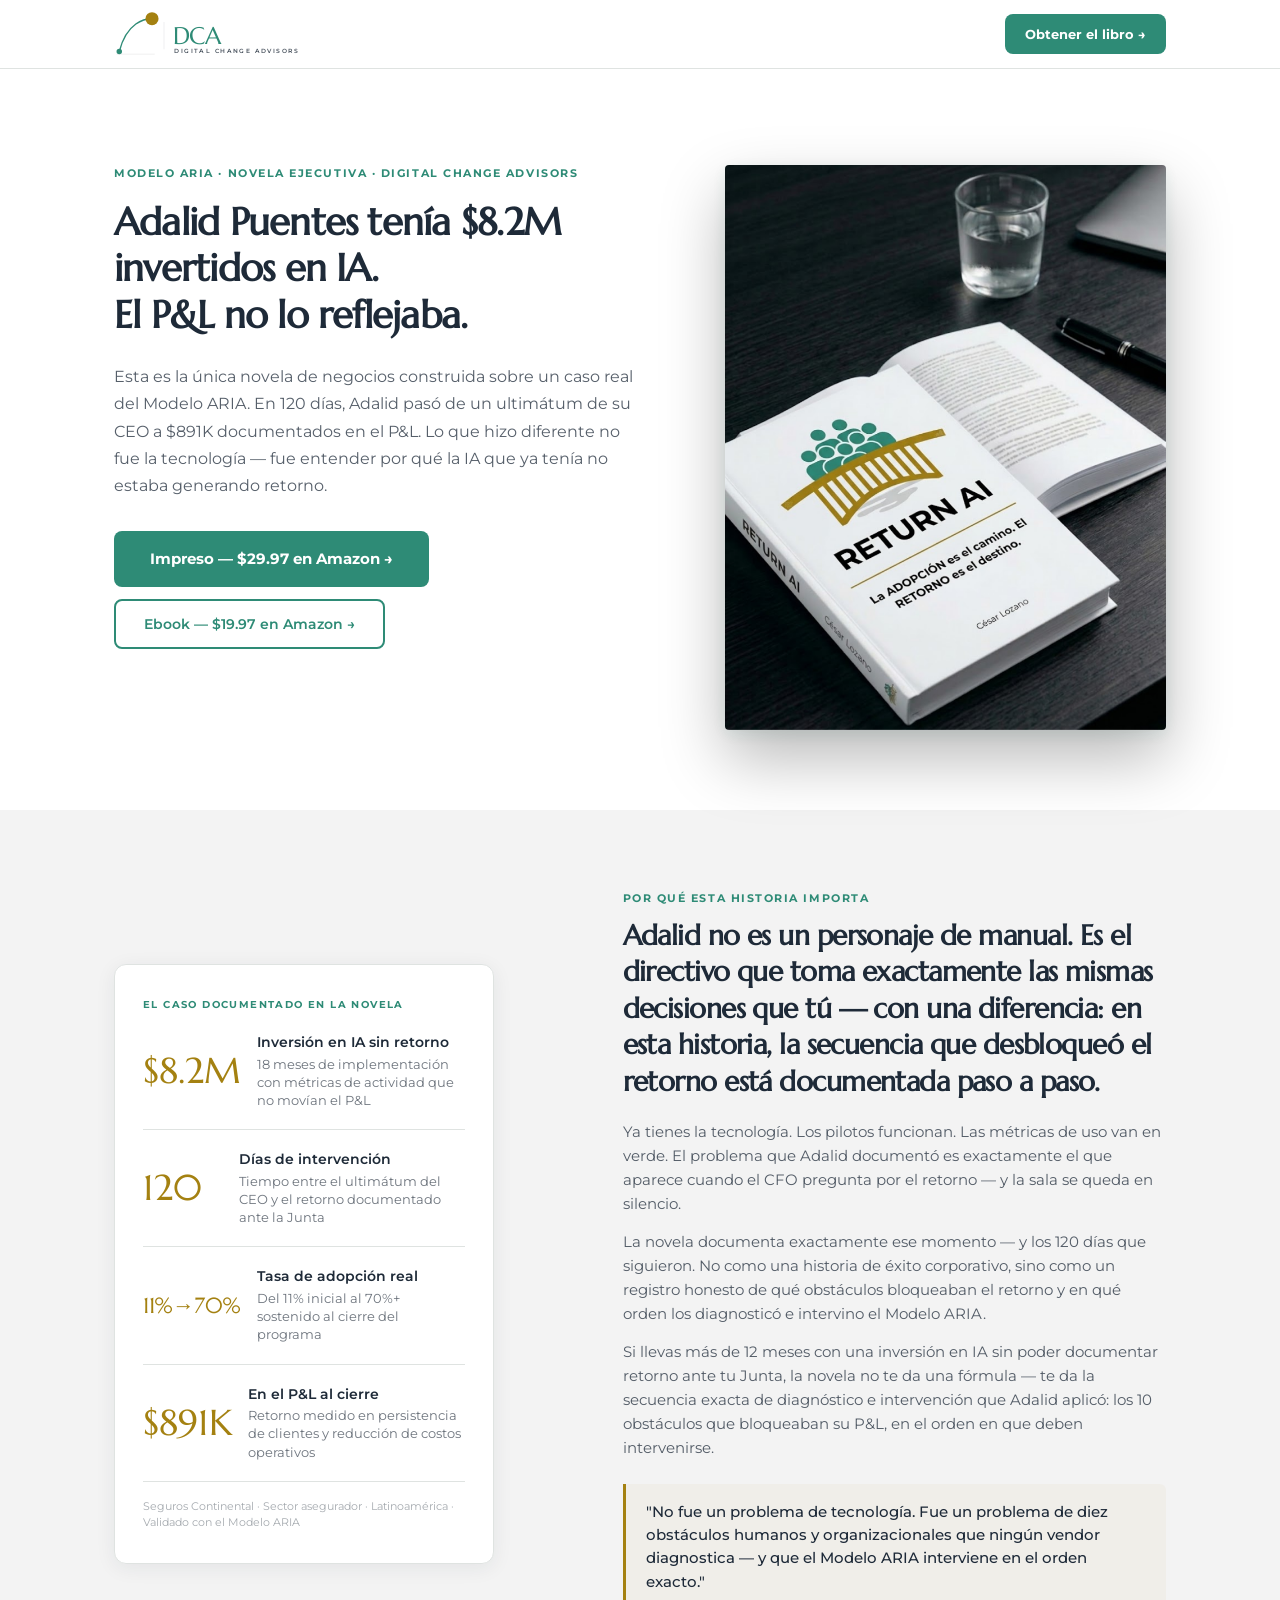
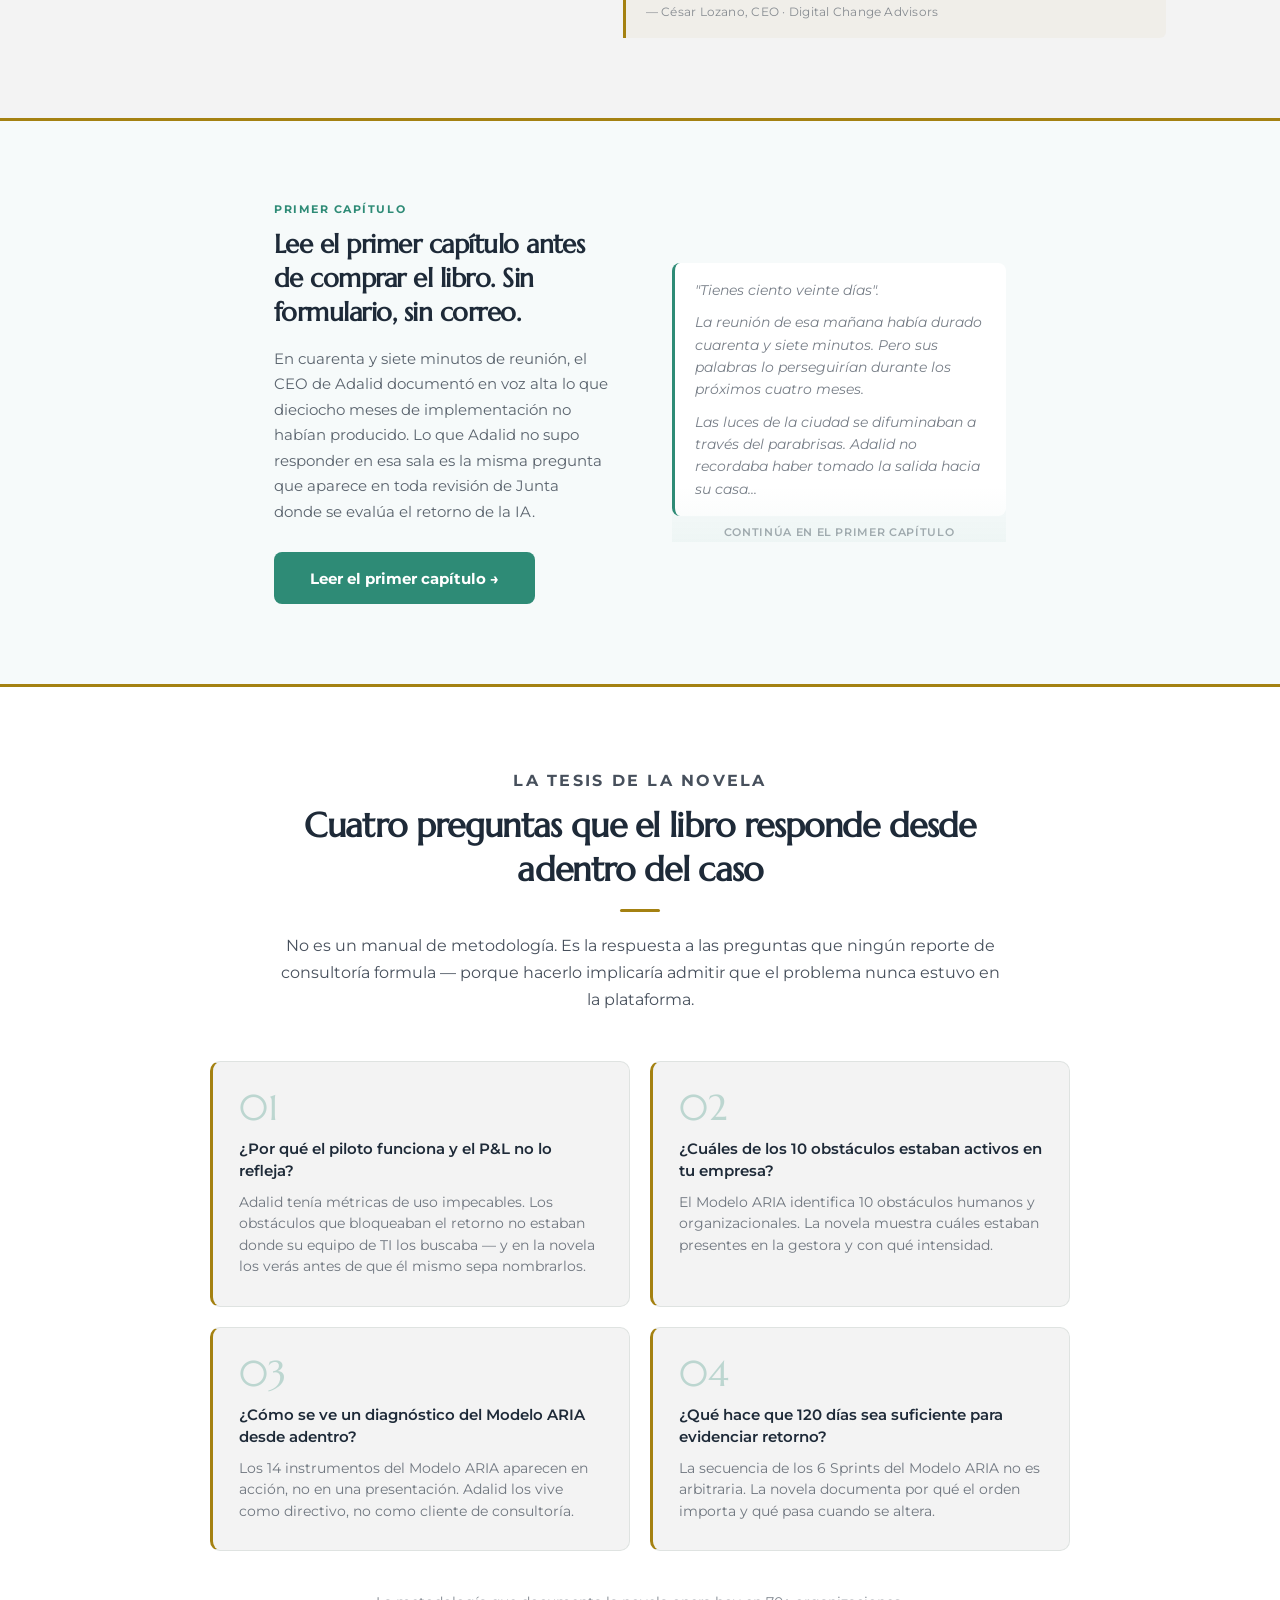
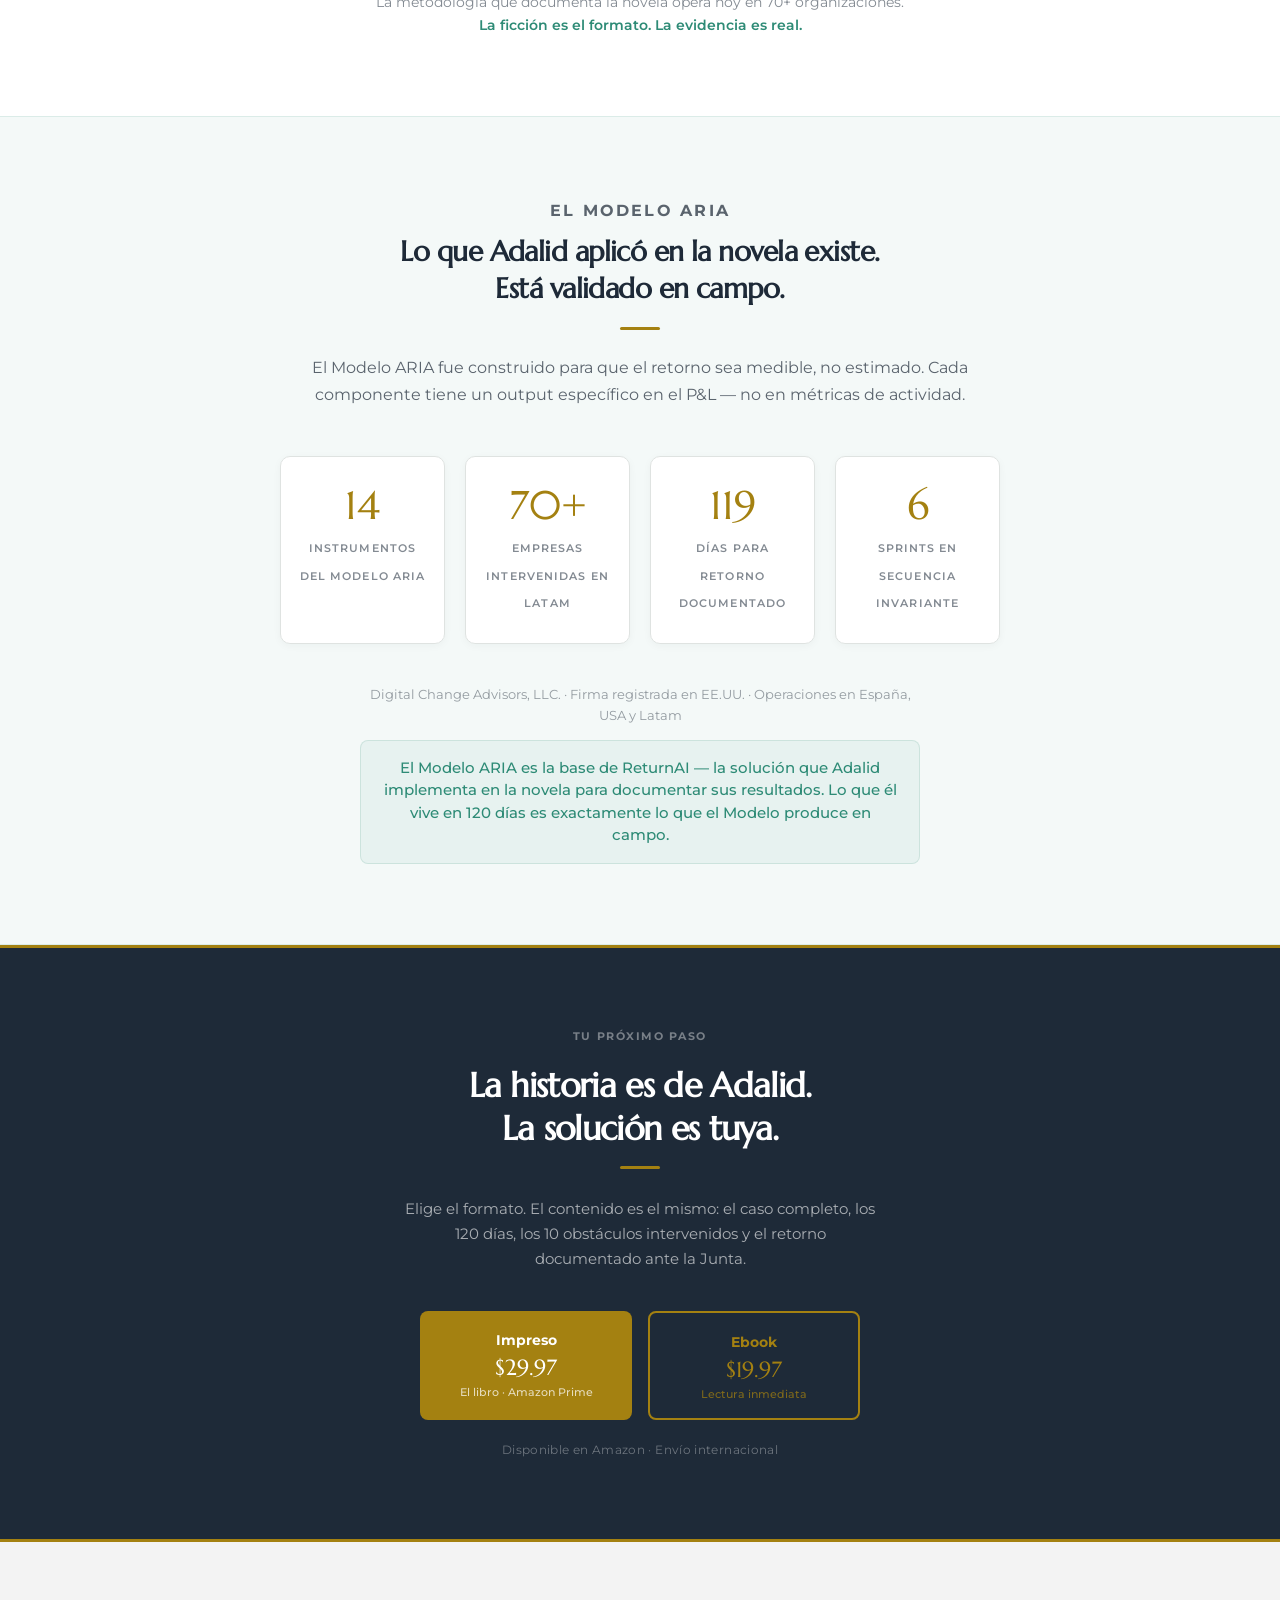
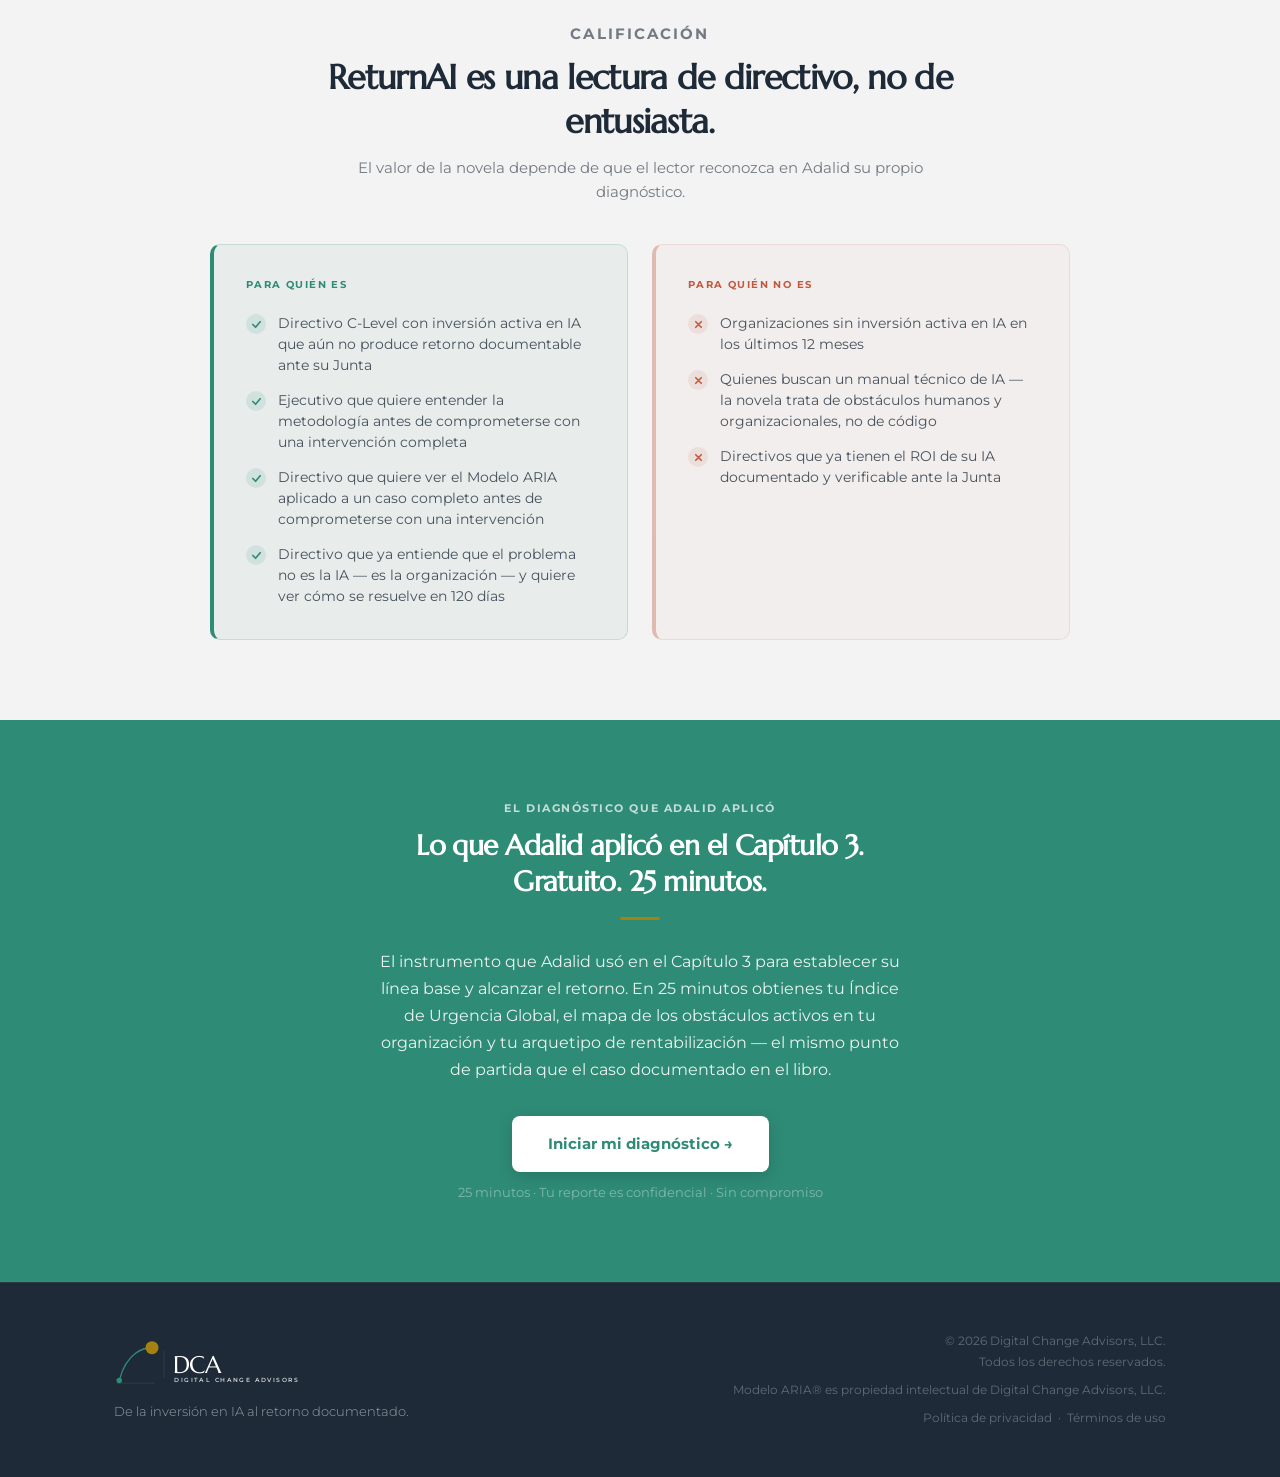
<file: novela-returnai-landing.html>
<!DOCTYPE html>
<html lang="es">
<head>
<meta charset="UTF-8">
<meta name="viewport" content="width=device-width, initial-scale=1.0">
<title>ReturnAI — La novela · Digital Change Advisors</title>
<meta name="description" content="La única novela construida sobre un caso real del Modelo ARIA. Adalid Puentes tenía $3.2M invertidos en IA sin retorno. Lo que ocurrió en los siguientes 120 días es exactamente lo que ReturnAI despliega en cada intervención.">
<link rel="canonical" href="https://dca-returnai.github.io/dca-landings/novela-returnai-landing.html">
<meta property="og:title" content="ReturnAI — La novela · Digital Change Advisors">
<meta property="og:description" content="La metodología que convirtió $3.2M sin retorno en $891K en el P&L — narrada desde adentro.">
<meta property="og:image" content="https://dca-returnai.github.io/dca-website/assets/og-returnai.png">
<meta property="og:type" content="website">
<link rel="icon" type="image/png" href="images/favicon.png">
<link rel="apple-touch-icon" href="images/favicon.png">
<link rel="preconnect" href="https://fonts.googleapis.com">
<link rel="preconnect" href="https://fonts.gstatic.com" crossorigin>
<link href="https://fonts.googleapis.com/css2?family=Marcellus&family=Montserrat:wght@300;400;500;600;700&display=swap" rel="stylesheet">

<style>
/* ─────────────────────────────────────────────
   SISTEMA DE DISEÑO DCA 2026
   ───────────────────────────────────────────── */
:root {
  --dca-teal:          #2e8b76;
  --dca-gold:          #a48111;
  --dca-carbon:        #1e2a38;
  --dca-white:         #ffffff;
  --dca-terracotta:    #c2593f;
  --dca-platinum:      #dfe3e1;
  --dca-platinum-bg:   #f3f3f3;
  --dca-teal-subtle:   rgba(46,139,118,0.05);
  --dca-teal-04:       rgba(46,139,118,0.04);
  --font-display:      'Marcellus', Georgia, serif;
  --font-body:         'Montserrat', 'Helvetica Neue', sans-serif;
  --section-padding:   80px;
  --text-max-width:    720px;
  --layout-max-width:  1100px;
}

/* ─── RESET & BASE ─── */
*, *::before, *::after { box-sizing: border-box; margin: 0; padding: 0; }
html { scroll-behavior: smooth; scroll-padding-top: 72px; }

body {
  font-family: var(--font-body);
  font-weight: 400;
  line-height: 1.6;
  color: var(--dca-carbon);
  background: var(--dca-white);
  font-size: 17px;
  -webkit-font-smoothing: antialiased;
}

img { max-width: 100%; display: block; }
a { color: inherit; }

h1, h2 {
  font-family: var(--font-display);
  letter-spacing: -0.02em;
  line-height: 1.3;
}

h1 { font-size: clamp(26px, 4vw, 42px); }
h2 { font-size: clamp(22px, 3vw, 34px); }
p  { line-height: 1.6; }

/* Pirámide invertida */
.hero-h1 .line,
.cta-main-inner h2 .line,
.novela-h1 .line,
.metodo-intro h2 .line { display: block; }

/* ─── LAYOUT ─── */
.container {
  max-width: var(--layout-max-width);
  margin: 0 auto;
  padding: 0 24px;
}

section { padding: 48px 0; }
@media (min-width: 768px) { section { padding: var(--section-padding) 0; } }

/* ─── SECTION LABEL ─── */
.section-label {
  font-family: var(--font-body);
  font-weight: 700;
  font-size: 11px;
  text-transform: uppercase;
  letter-spacing: 0.14em;
  color: var(--dca-teal);
  margin-bottom: 10px;
}

/* ─── BOTÓN PRIMARIO ─── */
.btn-primary {
  display: inline-flex;
  align-items: center;
  justify-content: center;
  background: var(--dca-teal);
  color: var(--dca-white);
  font-family: var(--font-body);
  font-weight: 700;
  font-size: 15px;
  text-decoration: none;
  border-radius: 8px;
  min-height: 52px;
  padding: 16px 36px;
  border: none;
  cursor: pointer;
  transition: opacity 0.18s;
}
.btn-primary:hover { opacity: 0.88; }

.btn-primary--gold {
  background: var(--dca-gold);
  color: var(--dca-white);
}

/* ─── BOTÓN OUTLINE ─── */
.btn-outline {
  display: inline-flex;
  align-items: center;
  justify-content: center;
  background: transparent;
  border: 2px solid var(--dca-teal);
  color: var(--dca-teal);
  font-family: var(--font-body);
  font-weight: 600;
  font-size: 14px;
  text-decoration: none;
  border-radius: 8px;
  min-height: 48px;
  padding: 12px 28px;
  cursor: pointer;
  transition: background 0.18s, color 0.18s;
}
.btn-outline:hover { background: var(--dca-teal); color: var(--dca-white); }

.btn-outline--white {
  border-color: rgba(255,255,255,0.5);
  color: rgba(255,255,255,0.85);
}
.btn-outline--white:hover {
  background: rgba(255,255,255,0.1);
  color: var(--dca-white);
  border-color: var(--dca-white);
}

/* ─── CTA SUPPORT TEXT ─── */
.cta-support {
  font-family: var(--font-body);
  font-weight: 400;
  font-size: 13px;
  opacity: 0.65;
  margin-top: 10px;
  display: block;
  text-align: center;
}
.cta-support--dark { color: rgba(255,255,255,0.55); opacity: 1; }

/* ─── SECTION ACCENT LINE ─── */
.section-accent {
  width: 40px;
  height: 3px;
  background: var(--dca-gold);
  border-radius: 2px;
  margin: 16px auto 0;
}

/* ─── UTILITIES ─── */
.text-center { text-align: center; }
.mt-8  { margin-top: 8px; }
.mt-12 { margin-top: 12px; }
.mt-16 { margin-top: 16px; }
.mt-20 { margin-top: 20px; }
.mt-24 { margin-top: 24px; }
.mt-28 { margin-top: 28px; }
.mt-32 { margin-top: 32px; }
.mt-40 { margin-top: 40px; }
.mt-48 { margin-top: 48px; }
.mb-8  { margin-bottom: 8px; }
.mb-16 { margin-bottom: 16px; }
.mb-24 { margin-bottom: 24px; }
.mb-32 { margin-bottom: 32px; }

/* ─── MOBILE FULL-WIDTH BUTTONS ─── */
@media (max-width: 767px) {
  .btn-primary,
  .btn-outline { width: 100%; }
}

/* ═══════════════════════════════════════════
   HEADER STICKY
   ═══════════════════════════════════════════ */
.site-header {
  background: var(--dca-white);
  border-bottom: 1px solid var(--dca-platinum);
  padding: 0;
  position: sticky;
  top: 0;
  z-index: 100;
}
@media (max-width: 767px) { .site-header { position: static; } }

.header-inner {
  display: flex;
  align-items: center;
  justify-content: space-between;
  height: 68px;
  padding: 0 24px;
  max-width: var(--layout-max-width);
  margin: 0 auto;
  gap: 16px;
}

.header-logo {
  display: flex;
  align-items: center;
  gap: 8px;
  text-decoration: none;
  flex-shrink: 0;
}
.header-logo svg { display: block; }

.header-cta {
  flex-shrink: 0;
  background: var(--dca-teal);
  color: var(--dca-white);
  font-family: var(--font-body);
  font-weight: 700;
  font-size: 13px;
  text-decoration: none;
  border-radius: 8px;
  padding: 10px 20px;
  min-height: 40px;
  display: inline-flex;
  align-items: center;
  transition: opacity 0.18s;
}
.header-cta:hover { opacity: 0.88; }

/* ═══════════════════════════════════════════
   B1 — HERO
   Blanco · Split 55/45 · Libro flotante
   ═══════════════════════════════════════════ */
.block-hero {
  background: var(--dca-white);
  padding: 64px 0 56px;
}
@media (min-width: 768px) { .block-hero { padding: 96px 0 80px; } }

.hero-inner {
  max-width: var(--layout-max-width);
  margin: 0 auto;
  padding: 0 24px;
  display: grid;
  grid-template-columns: 1fr;
  gap: 48px;
  align-items: center;
}
@media (min-width: 768px) {
  .hero-inner {
    grid-template-columns: 1.1fr 0.9fr;
    gap: 72px;
    align-items: stretch;
  }
}

.hero-eyebrow {
  font-family: var(--font-body);
  font-weight: 700;
  font-size: 11px;
  text-transform: uppercase;
  letter-spacing: 0.14em;
  color: var(--dca-teal);
  margin-bottom: 16px;
}

.novela-h1 {
  font-family: var(--font-display);
  font-size: clamp(24px, 3vw, 40px);
  line-height: 1.22;
  letter-spacing: -0.02em;
  color: var(--dca-carbon);
  margin-bottom: 24px;
}

.hero-chapeau {
  font-family: var(--font-body);
  font-weight: 400;
  font-size: 16px;
  color: rgba(30,42,56,0.75);
  line-height: 1.7;
  max-width: 520px;
  margin-bottom: 32px;
}

.hero-cta-group {
  display: flex;
  flex-direction: row;
  align-items: center;
  flex-wrap: wrap;
  gap: 12px;
}
@media (max-width: 767px) {
  .hero-cta-group {
    flex-direction: column;
    align-items: stretch;
    gap: 10px;
  }
}

/* Libro flotante — presencia física, no e-commerce */
.novela-cover-wrap {
  position: relative;
  display: flex;
  justify-content: center;
  align-items: center;
}

.novela-cover {
  width: 100%;
  max-width: 280px;
  height: auto;
  aspect-ratio: auto;
  border-radius: 4px;
  object-fit: contain;
  display: block;
  background: var(--dca-platinum-bg);
  box-shadow:
    0 28px 64px rgba(0,0,0,0.28),
    0 4px 16px rgba(46,139,118,0.10);
}

@media (min-width: 768px) {
  .novela-cover-wrap {
    height: 100%;
    align-items: center;
  }
  .novela-cover {
    height: 100%;
    width: auto;
    max-width: 100%;
  }
}

/* Precio — solo como nota de soporte bajo el CTA */
.price-note {
  font-family: var(--font-body);
  font-size: 13px;
  color: rgba(30,42,56,0.52);
  margin-top: 10px;
  text-align: left;
}
@media (max-width: 767px) { .price-note { text-align: center; } }

/* ═══════════════════════════════════════════
   B2 — EL ESPEJO: ADALID COMO CEO VISITANTE
   Platino · Caso ancla $891K
   ═══════════════════════════════════════════ */
.block-espejo {
  background: var(--dca-platinum-bg);
}

.espejo-inner {
  max-width: var(--layout-max-width);
  margin: 0 auto;
  padding: 0 24px;
  display: grid;
  grid-template-columns: 1fr;
  gap: 48px;
  align-items: center;
}
@media (min-width: 768px) {
  .espejo-inner {
    grid-template-columns: 0.9fr 1.1fr;
    gap: 64px;
  }
}

.espejo-visual {
  order: 2;
}
@media (min-width: 768px) {
  .espejo-visual { order: 1; }
}

.espejo-content {
  order: 1;
}
@media (min-width: 768px) {
  .espejo-content { order: 2; }
}

/* Ficha del caso ancla */
.caso-card {
  background: var(--dca-white);
  border-radius: 12px;
  border: 1px solid var(--dca-platinum);
  box-shadow: 0 4px 20px rgba(30,42,56,0.07);
  padding: 32px 28px;
  max-width: 380px;
}
@media (max-width: 767px) { .caso-card { max-width: 100%; margin: 0 auto; } }

.caso-card-label {
  font-family: var(--font-body);
  font-weight: 700;
  font-size: 10px;
  text-transform: uppercase;
  letter-spacing: 0.14em;
  color: var(--dca-teal);
  margin-bottom: 20px;
}

.caso-stat-row {
  display: flex;
  flex-direction: column;
  gap: 20px;
}

.caso-stat {
  display: flex;
  align-items: center;
  gap: 16px;
  padding-bottom: 20px;
  border-bottom: 1px solid var(--dca-platinum);
}
.caso-stat:last-child { border-bottom: none; padding-bottom: 0; }

.caso-stat-num {
  font-family: var(--font-display);
  font-size: 36px;
  color: var(--dca-gold);
  line-height: 1;
  flex-shrink: 0;
  min-width: 80px;
  opacity: 0;
  transition: opacity 0.5s ease 0.25s;
}
.caso-stat.sr-in .caso-stat-num {
  opacity: 1;
}
.caso-stat-num--sm {
  font-size: 22px;
  min-width: 90px;
  letter-spacing: -0.5px;
}

.caso-stat-desc {
  font-family: var(--font-body);
  font-size: 13px;
  color: rgba(30,42,56,0.65);
  line-height: 1.4;
}
.caso-stat-desc strong {
  font-weight: 600;
  color: var(--dca-carbon);
  display: block;
  margin-bottom: 2px;
  font-size: 14px;
}

.caso-card-footer {
  margin-top: 20px;
  padding-top: 16px;
  border-top: 1px solid var(--dca-platinum);
  font-family: var(--font-body);
  font-size: 11px;
  color: rgba(30,42,56,0.40);
  line-height: 1.5;
}

.espejo-content h2 {
  font-size: clamp(20px, 2.2vw, 28px);
  margin-bottom: 20px;
  color: var(--dca-carbon);
}

.espejo-body {
  font-size: 15px;
  color: rgba(30,42,56,0.75);
  line-height: 1.75;
}
.espejo-body p + p { margin-top: 14px; }

.espejo-pull {
  margin-top: 24px;
  padding: 16px 20px;
  border-left: 3px solid var(--dca-gold);
  background: rgba(164,129,17,0.04);
  border-radius: 0 6px 6px 0;
  font-family: var(--font-body);
  font-weight: 500;
  font-size: 15px;
  color: var(--dca-carbon);
  line-height: 1.55;
}
.pull-attribution {
  display: block;
  margin-top: 10px;
  font-size: 12px;
  font-weight: 400;
  color: rgba(30,42,56,0.5);
  letter-spacing: 0.02em;
}

/* ═══════════════════════════════════════════
   B3 — LEER EL PRELUDIO
   Teal 4% · Borde oro arriba
   ═══════════════════════════════════════════ */
.block-preludio {
  background: var(--dca-teal-04);
  border-top: 3px solid var(--dca-gold);
}

.preludio-inner {
  max-width: 780px;
  margin: 0 auto;
  padding: 0 24px;
  display: grid;
  grid-template-columns: 1fr;
  gap: 40px;
}
@media (min-width: 768px) {
  .preludio-inner {
    grid-template-columns: 1fr 1fr;
    gap: 64px;
    align-items: center;
  }
}

.preludio-content {}

.preludio-content h2 {
  font-size: clamp(20px, 2.2vw, 26px);
  margin-bottom: 16px;
  color: var(--dca-carbon);
}

.preludio-body {
  font-size: 15px;
  color: rgba(30,42,56,0.72);
  line-height: 1.7;
  margin-bottom: 28px;
}

/* Fragmento con blur — curiosity gap visual */
.preludio-fragment {
  position: relative;
  overflow: hidden;
}

.preludio-fragment-text {
  font-family: var(--font-body);
  font-size: 14px;
  font-style: italic;
  color: rgba(30,42,56,0.60);
  line-height: 1.7;
  padding: 16px 20px;
  background: var(--dca-white);
  border-radius: 8px;
  border-left: 3px solid var(--dca-teal);
  user-select: none;
}

.preludio-fragment-blur {
  position: absolute;
  bottom: 0;
  left: 0;
  right: 0;
  height: 56px;
  background: linear-gradient(to bottom, transparent, var(--dca-teal-04));
  pointer-events: none;
}

.preludio-fragment-label {
  font-family: var(--font-body);
  font-size: 11px;
  font-weight: 600;
  color: rgba(30,42,56,0.38);
  text-align: center;
  margin-top: 8px;
  letter-spacing: 0.06em;
  text-transform: uppercase;
}

/* ═══════════════════════════════════════════
   B4 — LO QUE EL LIBRO REVELA
   Blanco · Borde oro arriba
   ═══════════════════════════════════════════ */
.block-revela {
  background: var(--dca-white);
  border-top: 3px solid var(--dca-gold);
}

.revela-inner {
  max-width: var(--layout-max-width);
  margin: 0 auto;
  padding: 0 24px;
}

.revela-intro {
  text-align: center;
  max-width: var(--text-max-width);
  margin: 0 auto 48px;
}
.revela-intro h2 { margin-bottom: 16px; }
.revela-intro p {
  font-size: 16px;
  color: rgba(30,42,56,0.82);
  line-height: 1.7;
}

.revela-grid {
  display: grid;
  grid-template-columns: 1fr;
  gap: 20px;
  max-width: 860px;
  margin: 0 auto;
}
@media (min-width: 600px) {
  .revela-grid { grid-template-columns: 1fr 1fr; }
}

.revela-card {
  background: var(--dca-platinum-bg);
  border-radius: 10px;
  border: 1px solid var(--dca-platinum);
  border-left: 3px solid var(--dca-gold);
  padding: 28px 24px 28px 26px;
  position: relative;
}

.revela-num {
  font-family: var(--font-display);
  font-size: 36px;
  color: rgba(46,139,118,0.28);
  line-height: 1;
  margin-bottom: 12px;
}

.revela-question {
  font-family: var(--font-body);
  font-weight: 600;
  font-size: 15px;
  color: var(--dca-carbon);
  line-height: 1.45;
  margin-bottom: 10px;
}

.revela-desc {
  font-family: var(--font-body);
  font-size: 13.5px;
  color: rgba(30,42,56,0.62);
  line-height: 1.6;
}

.revela-connector {
  text-align: center;
  max-width: 600px;
  margin: 40px auto 0;
  font-family: var(--font-body);
  font-size: 14px;
  color: rgba(30,42,56,0.55);
  line-height: 1.6;
}
.revela-connector strong {
  font-style: normal;
  font-weight: 600;
  color: var(--dca-teal);
}

/* ═══════════════════════════════════════════
   B5 — LA METODOLOGÍA ES VERIFICABLE
   Teal-subtle · Métricas ARIA
   ═══════════════════════════════════════════ */
.block-metodo {
  background: var(--dca-teal-subtle);
  border-top: 1px solid rgba(46,139,118,0.12);
  border-bottom: 1px solid rgba(46,139,118,0.12);
}

.metodo-intro {
  max-width: var(--text-max-width);
  margin: 0 auto 48px;
  text-align: center;
}
.metodo-intro h2 {
  font-size: clamp(20px, 2.2vw, 28px);
  margin-bottom: 20px;
}
.metodo-intro p {
  font-size: 16px;
  color: rgba(30,42,56,0.72);
  line-height: 1.7;
}
.metodo-intro p + p { margin-top: 12px; }

.metrics-grid {
  display: grid;
  grid-template-columns: repeat(2, 1fr);
  gap: 20px;
  max-width: 720px;
  margin: 0 auto 40px;
}
@media (min-width: 768px) { .metrics-grid { grid-template-columns: repeat(4, 1fr); } }

.metric-item {
  text-align: center;
  padding: 28px 16px;
  background: var(--dca-white);
  border-radius: 10px;
  border: 1px solid var(--dca-platinum);
  box-shadow: 0 2px 8px rgba(30,42,56,0.04);
  opacity: 0;
  transform: translateY(18px);
  transition:
    opacity 0.6s cubic-bezier(0.16, 1, 0.3, 1),
    transform 0.6s cubic-bezier(0.16, 1, 0.3, 1),
    box-shadow 0.3s cubic-bezier(0.34, 1.56, 0.64, 1);
}
.metric-item.metric-in { opacity: 1; transform: translateY(0); }
.metric-item:nth-child(1) { transition-delay: 0ms; }
.metric-item:nth-child(2) { transition-delay: 80ms; }
.metric-item:nth-child(3) { transition-delay: 160ms; }
.metric-item:nth-child(4) { transition-delay: 240ms; }
.metric-item:hover {
  transform: translateY(-5px);
  box-shadow: 0 14px 36px rgba(30,42,56,0.10), 0 2px 8px rgba(46,139,118,0.07);
  transition-delay: 0ms;
}
.metric-item.metric-in:hover { opacity: 1; }
@media (prefers-reduced-motion: reduce) {
  .metric-item { opacity: 1 !important; transform: none !important; transition: none !important; }
}

.metric-number {
  font-family: var(--font-display);
  font-size: 40px;
  color: var(--dca-gold);
  line-height: 1;
  display: block;
  margin-bottom: 8px;
}
.metric-label {
  font-family: var(--font-body);
  font-weight: 600;
  font-size: 11px;
  text-transform: uppercase;
  letter-spacing: 0.10em;
  color: rgba(30,42,56,0.55);
  line-height: 1.3;
}

.metodo-footer {
  text-align: center;
  max-width: 560px;
  margin: 0 auto;
}
.metodo-authorship {
  font-size: 13px;
  color: rgba(30,42,56,0.45);
  margin-bottom: 14px;
}
.metodo-connector {
  font-size: 15px;
  font-weight: 500;
  color: var(--dca-teal);
  line-height: 1.5;
  padding: 16px 20px;
  background: rgba(46,139,118,0.06);
  border-radius: 8px;
  border: 1px solid rgba(46,139,118,0.15);
}

/* ═══════════════════════════════════════════
   B6 — CTA PRIMARIO: OBTENER EL LIBRO
   Carbón · Borde oro arriba · Dos opciones
   ═══════════════════════════════════════════ */
.block-cta-libro {
  background: var(--dca-carbon);
  border-top: 3px solid var(--dca-gold);
  padding: 80px 0;
  text-align: center;
}

.cta-libro-inner {
  max-width: 620px;
  margin: 0 auto;
  padding: 0 24px;
}

.cta-libro-label {
  font-family: var(--font-body);
  font-weight: 700;
  font-size: 11px;
  text-transform: uppercase;
  letter-spacing: 0.14em;
  color: rgba(255,255,255,0.40);
  margin-bottom: 20px;
}

.cta-libro-h2 {
  font-family: var(--font-display);
  font-size: clamp(22px, 2.8vw, 34px);
  color: var(--dca-white);
  line-height: 1.25;
  margin-bottom: 16px;
  letter-spacing: -0.02em;
}
.cta-libro-h2 .line { display: block; }

.cta-libro-gold-line {
  display: block;
  width: 40px;
  height: 3px;
  background: var(--dca-gold);
  border-radius: 2px;
  margin: 0 auto 28px;
}

.cta-libro-body {
  font-size: 15px;
  color: rgba(255,255,255,0.62);
  line-height: 1.65;
  margin-bottom: 40px;
  max-width: 480px;
  margin-left: auto;
  margin-right: auto;
}

/* Dos opciones de compra */
.cta-libro-options {
  display: grid;
  grid-template-columns: 1fr 1fr;
  gap: 16px;
  max-width: 440px;
  margin: 0 auto;
}
@media (max-width: 479px) {
  .cta-libro-options { grid-template-columns: 1fr; max-width: 100%; }
}

.cta-libro-option {
  display: flex;
  flex-direction: column;
  align-items: center;
  gap: 0;
  text-decoration: none;
  background: var(--dca-gold);
  color: var(--dca-white);
  border-radius: 8px;
  padding: 18px 20px 14px;
  transition: opacity 0.18s, transform 0.2s cubic-bezier(0.34, 1.56, 0.64, 1);
  border: none;
  cursor: pointer;
}
.cta-libro-option:hover { opacity: 0.90; transform: translateY(-2px); }

.cta-libro-option--secondary {
  background: transparent;
  border: 2px solid var(--dca-gold);
  color: var(--dca-gold);
}
.cta-libro-option--secondary:hover {
  background: rgba(164,129,17,0.10);
  opacity: 1;
}

.cta-libro-option-format {
  font-family: var(--font-body);
  font-weight: 700;
  font-size: 14px;
  margin-bottom: 4px;
}
.cta-libro-option-price {
  font-family: var(--font-display);
  font-size: 22px;
  line-height: 1.1;
  margin-bottom: 4px;
}
.cta-libro-option-sub {
  font-family: var(--font-body);
  font-size: 11px;
  opacity: 0.72;
  font-weight: 500;
}

.cta-libro-amazon-note {
  margin-top: 20px;
  font-size: 12px;
  color: rgba(255,255,255,0.35);
  letter-spacing: 0.03em;
}

/* ═══════════════════════════════════════════
   B7 — PARA QUIÉN ES ESTA LECTURA
   Platino · Borde oro arriba
   ═══════════════════════════════════════════ */
.block-whom {
  background: var(--dca-platinum-bg);
  border-top: 3px solid var(--dca-gold);
}

.whom-header {
  text-align: center;
  max-width: 640px;
  margin: 0 auto 40px;
}
.whom-header h2 { margin-bottom: 12px; }
.whom-header p {
  font-size: 15px;
  color: rgba(30,42,56,0.60);
}

.whom-grid {
  display: grid;
  grid-template-columns: 1fr;
  gap: 24px;
  max-width: 860px;
  margin: 0 auto;
}
@media (min-width: 768px) { .whom-grid { grid-template-columns: 1fr 1fr; } }

.whom-col {
  border-radius: 10px;
  padding: 32px;
}
.whom-col--yes {
  background: rgba(46,139,118,0.05);
  border: 1px solid rgba(46,139,118,0.18);
  border-left: 4px solid var(--dca-teal);
}
.whom-col--no {
  background: rgba(194,89,63,0.03);
  border: 1px solid rgba(194,89,63,0.12);
  border-left: 4px solid rgba(194,89,63,0.35);
}

.whom-col-label {
  font-family: var(--font-body);
  font-weight: 700;
  font-size: 10px;
  text-transform: uppercase;
  letter-spacing: 0.14em;
  margin-bottom: 20px;
}
.whom-col--yes .whom-col-label { color: var(--dca-teal); }
.whom-col--no  .whom-col-label { color: var(--dca-terracotta); }

.whom-list {
  display: flex;
  flex-direction: column;
  gap: 14px;
}

.whom-item {
  display: flex;
  align-items: flex-start;
  gap: 12px;
  font-size: 14px;
  color: rgba(30,42,56,0.80);
  line-height: 1.5;
}

.whom-icon {
  flex-shrink: 0;
  width: 20px;
  height: 20px;
  border-radius: 50%;
  display: flex;
  align-items: center;
  justify-content: center;
  margin-top: 1px;
}
.whom-icon--yes { background: rgba(46,139,118,0.12); }
.whom-icon--no  { background: rgba(194,89,63,0.10); }
.whom-icon svg  { width: 11px; height: 11px; }

/* ═══════════════════════════════════════════
   B8 — AI RETURN TEST (CTA SECUNDARIO)
   Teal 100% · Cierre de landing
   ═══════════════════════════════════════════ */
.block-art {
  background: var(--dca-teal);
}

.art-inner {
  max-width: 680px;
  margin: 0 auto;
  padding: 0 24px;
  text-align: center;
}

.block-art .section-label { color: rgba(255,255,255,0.72); }

.art-inner h2 {
  font-size: clamp(20px, 2.4vw, 28px);
  margin-bottom: 16px;
  color: #ffffff;
}
.art-inner h2 .line { display: block; }

.art-body {
  font-size: 16px;
  color: rgba(255,255,255,0.90);
  line-height: 1.7;
  margin-bottom: 32px;
  max-width: 540px;
  margin-left: auto;
  margin-right: auto;
}

.block-art .btn-primary--gold {
  background: #ffffff;
  color: var(--dca-teal);
  box-shadow: 0 4px 16px rgba(0,0,0,0.15);
}
.block-art .btn-primary--gold:hover {
  background: rgba(255,255,255,0.92);
  transform: translateY(-2px);
  opacity: 1;
}

/* ═══════════════════════════════════════════
   FOOTER CONNECTORS + FOOTER BRAND
   ═══════════════════════════════════════════ */
.site-footer {
  background: var(--dca-carbon);
  color: rgba(255,255,255,0.75);
}

.footer-connectors {
  background: var(--dca-platinum-bg);
  border-bottom: 1px solid rgba(30,42,56,0.08);
  padding: 56px 0;
}

.footer-connectors-grid {
  display: grid;
  grid-template-columns: 1fr;
  gap: 32px;
  max-width: var(--layout-max-width);
  margin: 0 auto;
  padding: 0 24px;
}
@media (min-width: 768px) { .footer-connectors-grid { grid-template-columns: 1fr 1fr; } }

.footer-connector {
  padding: 28px;
  border: 1px solid rgba(30,42,56,0.10);
  border-radius: 10px;
  background: var(--dca-white);
}
.footer-connector--primary {
  border-color: rgba(46,139,118,0.25);
  border-left: 3px solid var(--dca-teal);
}

.footer-connector-sublabel {
  font-family: var(--font-body);
  font-weight: 700;
  font-size: 10px;
  text-transform: uppercase;
  letter-spacing: 0.12em;
  color: var(--dca-teal);
  margin-bottom: 12px;
}
.footer-connector h3 {
  font-family: var(--font-body);
  font-weight: 500;
  font-size: 16px;
  color: var(--dca-carbon);
  margin-bottom: 20px;
  line-height: 1.5;
}

.footer-brand {
  padding: 48px 24px;
  max-width: var(--layout-max-width);
  margin: 0 auto;
  display: grid;
  grid-template-columns: 1fr;
  gap: 32px;
}
@media (min-width: 768px) {
  .footer-brand { grid-template-columns: 1fr 1fr; align-items: center; }
}

.footer-logo { display: block; margin-bottom: 14px; }
.footer-logo svg { display: block; }

.footer-tagline {
  font-family: var(--font-body);
  font-weight: 300;
  font-size: 13px;
  color: rgba(255,255,255,0.55);
}

.footer-legal { text-align: right; }
@media (max-width: 767px) { .footer-legal { text-align: left; } }
.footer-legal p { font-size: 12px; color: rgba(255,255,255,0.30); line-height: 1.7; }

.footer-divider {
  border: none;
  border-top: 1px solid rgba(255,255,255,0.07);
  margin: 0;
}

/* ═══════════════════════════════════════════
   PANEL DEL PRELUDIO
   Copiado de returnai.html — mismo sistema
   ═══════════════════════════════════════════ */
.preludio-panel {
  position: fixed; inset: 0; z-index: 1200;
  display: flex; justify-content: flex-end;
  visibility: hidden; pointer-events: none;
}
.preludio-panel:not([hidden]) { visibility: visible; pointer-events: auto; }

.preludio-panel__backdrop {
  position: absolute; inset: 0;
  background: rgba(30,42,56,0.65);
  opacity: 0; transition: opacity 0.35s ease;
}
.preludio-panel.is-open .preludio-panel__backdrop { opacity: 1; }

.preludio-panel__drawer {
  position: relative; width: min(620px, 92vw);
  background: var(--dca-carbon); height: 100vh; overflow-y: auto;
  transform: translateX(100%);
  transition: transform 0.42s cubic-bezier(0.16, 1, 0.3, 1);
  display: flex; flex-direction: column;
  scrollbar-width: thin; scrollbar-color: rgba(255,255,255,0.15) transparent;
}
.preludio-panel.is-open .preludio-panel__drawer { transform: translateX(0); }

.preludio-panel__close {
  position: sticky; top: 0; align-self: flex-end;
  background: transparent; border: none; cursor: pointer;
  color: rgba(255,255,255,0.5); font-size: 28px; line-height: 1;
  padding: 20px 24px 0; z-index: 10; transition: color 0.2s;
}
.preludio-panel__close:hover { color: #fff; }

.preludio-panel__inner { padding: 0 48px 64px; }
.preludio-panel__header { margin-bottom: 40px; }

.preludio-panel__tag {
  display: inline-block; font-family: var(--font-body); font-size: 11px;
  font-weight: 700; letter-spacing: 0.12em; text-transform: uppercase;
  color: var(--dca-teal); border: 1px solid rgba(46,139,118,0.4);
  border-radius: 4px; padding: 4px 10px; margin-bottom: 16px;
}
.preludio-panel__title {
  font-family: var(--font-display); font-weight: 400;
  font-size: clamp(22px, 2vw, 28px); color: #fff;
  line-height: 1.25; margin: 0 0 12px;
}
.preludio-panel__date {
  display: block; font-size: 13px; color: rgba(255,255,255,0.4);
  letter-spacing: 0.04em;
}

.preludio-panel__body p {
  font-family: var(--font-body); font-size: 15.5px; font-weight: 400;
  color: rgba(255,255,255,0.78); line-height: 1.78; margin: 0 0 20px;
}
.preludio-panel__quote {
  border-left: 3px solid var(--dca-gold);
  padding-left: 20px; margin-left: 0;
  color: rgba(255,255,255,0.9) !important;
  font-style: italic;
}
.preludio-panel__emphasis {
  color: rgba(255,255,255,0.95) !important;
  font-weight: 600 !important;
}
.preludio-panel__countdown {
  font-family: var(--font-display) !important; font-size: 18px !important;
  color: rgba(255,255,255,0.5) !important; line-height: 1.9 !important;
  letter-spacing: 0.02em;
}
.preludio-panel__closing {
  font-family: var(--font-display) !important; font-size: 19px !important;
  color: #fff !important; line-height: 1.5 !important; margin-top: 32px !important;
}
.preludio-panel__closing strong {
  color: var(--dca-gold); font-weight: 400; font-family: var(--font-display);
}
.preludio-panel__list { padding-left: 20px; margin: 0 0 20px; }
.preludio-panel__list li {
  font-size: 15.5px; color: rgba(255,255,255,0.78);
  line-height: 1.78; margin-bottom: 8px;
}
.preludio-panel__list li::marker { color: var(--dca-teal); }

/* Capítulo 1 — elementos narrativos adicionales */
.preludio-panel__epigraph {
  border-left: 2px solid rgba(164,129,17,0.4);
  padding: 12px 20px; margin: 0 0 36px;
  font-style: italic; font-size: 14.5px;
  color: rgba(255,255,255,0.5); line-height: 1.65;
}
.preludio-panel__divider {
  border: none; border-top: 1px solid rgba(255,255,255,0.08);
  margin: 36px 0;
}
.preludio-panel__divider-text {
  text-align: center !important;
  color: rgba(255,255,255,0.22) !important;
  font-size: 16px !important;
  letter-spacing: 0.5em;
  margin: 28px 0 !important;
}
.preludio-panel__note {
  background: rgba(255,255,255,0.04);
  border: 1px solid rgba(255,255,255,0.1);
  border-radius: 6px; padding: 18px 22px; margin: 0 0 24px;
}
.preludio-panel__note p {
  margin: 0 0 8px !important; font-size: 14px !important;
  color: rgba(255,255,255,0.68) !important;
}
.preludio-panel__note p:last-child { margin-bottom: 0 !important; }
.preludio-panel__bitacora {
  border-left: 3px solid var(--dca-teal);
  padding: 16px 20px; margin: 0 0 28px;
  background: rgba(46,139,118,0.06);
  border-radius: 0 6px 6px 0;
}
.preludio-panel__bitacora p {
  font-style: italic !important;
  color: rgba(255,255,255,0.8) !important;
  font-size: 15px !important; margin: 0 0 14px !important;
}
.preludio-panel__bitacora p:last-child { margin-bottom: 0 !important; }
.preludio-panel__body .preludio-panel__date {
  margin-top: 36px; font-size: 12px !important;
  text-transform: uppercase; letter-spacing: 0.08em;
}
/* Ebook — outline button en panel oscuro */
.preludio-panel__cta .btn-preludio-ebook {
  display: inline-flex; align-items: center; justify-content: center;
  background: transparent; color: rgba(255,255,255,0.85);
  font-family: var(--font-body); font-weight: 600; font-size: 14px;
  text-decoration: none; border-radius: 8px;
  border: 1.5px solid rgba(255,255,255,0.3);
  min-height: 48px; padding: 14px 28px;
  transition: border-color 0.18s, color 0.18s;
}
.preludio-panel__cta .btn-preludio-ebook:hover {
  border-color: rgba(255,255,255,0.6); color: #fff;
}

.preludio-panel__cta {
  margin-top: 48px; padding-top: 32px;
  border-top: 1px solid rgba(255,255,255,0.1);
}
.preludio-panel__cta p {
  font-size: 14.5px; color: rgba(255,255,255,0.6);
  line-height: 1.65; margin-bottom: 24px;
}
/* CTA dentro del panel — botón teal sobre carbón */
.preludio-panel__cta .btn-preludio-amazon {
  display: inline-flex;
  align-items: center;
  justify-content: center;
  background: var(--dca-gold);
  color: var(--dca-white);
  font-family: var(--font-body);
  font-weight: 700;
  font-size: 14px;
  text-decoration: none;
  border-radius: 8px;
  min-height: 48px;
  padding: 14px 28px;
  transition: opacity 0.18s;
  margin-bottom: 12px;
}
.preludio-panel__cta .btn-preludio-amazon:hover { opacity: 0.88; }

.preludio-panel__cta .btn-preludio-art {
  display: inline-flex;
  align-items: center;
  gap: 6px;
  font-family: var(--font-body);
  font-weight: 600;
  font-size: 13px;
  color: var(--dca-teal);
  text-decoration: none;
  border-bottom: 1px solid rgba(46,139,118,0.4);
  padding-bottom: 2px;
  transition: color 0.2s;
}
.preludio-panel__cta .btn-preludio-art:hover { color: #fff; border-color: rgba(255,255,255,0.3); }

.preludio-panel__cta-group {
  display: flex;
  flex-direction: column;
  align-items: flex-start;
  gap: 14px;
}

@media (prefers-reduced-motion: reduce) {
  .preludio-panel__drawer { transition: none; }
  .preludio-panel__backdrop { transition: none; }
}
@media (max-width: 560px) {
  .preludio-panel__inner { padding: 0 24px 48px; }
}

/* ─── MOTION SYSTEM B1–B4 ───────────────────────────────────────────────── */
@keyframes dca-fade-up {
  from { opacity: 0; transform: translateY(20px); }
  to   { opacity: 1; transform: translateY(0); }
}
@keyframes dca-cover-in {
  from { opacity: 0; transform: translateY(12px) scale(0.97); }
  to   { opacity: 1; transform: translateY(0) scale(1); }
}

/* B1 — Hero: dispara al cargar, sin scroll */
.hero-eyebrow   { opacity:0; animation: dca-fade-up 0.55s cubic-bezier(0.16,1,0.3,1)  60ms both; }
.novela-h1      { opacity:0; animation: dca-fade-up 0.70s cubic-bezier(0.16,1,0.3,1) 160ms both; }
.hero-chapeau   { opacity:0; animation: dca-fade-up 0.70s cubic-bezier(0.16,1,0.3,1) 300ms both; }
.hero-cta-group { opacity:0; animation: dca-fade-up 0.65s cubic-bezier(0.16,1,0.3,1) 430ms both; }
.novela-cover-wrap { opacity:0; animation: dca-cover-in 0.90s cubic-bezier(0.16,1,0.3,1) 190ms both; }

/* Scroll-reveal: clase base — JS agrega .sr-in al entrar al viewport */
.sr {
  opacity: 0;
  transform: translateY(20px);
  transition:
    opacity  0.65s cubic-bezier(0.16,1,0.3,1),
    transform 0.65s cubic-bezier(0.16,1,0.3,1);
}
.sr.sr-in { opacity: 1; transform: translateY(0); }

/* B4 — card hover (spring) — anula .sr cuando .sr-in ya fue aplicado */
.revela-card.sr-in:hover {
  transform: translateY(-4px);
  box-shadow: 0 14px 36px rgba(30,42,56,0.09);
  transition:
    transform  0.30s cubic-bezier(0.34,1.56,0.64,1),
    box-shadow 0.30s cubic-bezier(0.34,1.56,0.64,1);
}

/* Reduced motion: todo queda visible e inmóvil */
@media (prefers-reduced-motion: reduce) {
  .hero-eyebrow, .novela-h1, .hero-chapeau,
  .hero-cta-group, .novela-cover-wrap {
    opacity: 1 !important;
    animation: none !important;
  }
  .sr { opacity: 1 !important; transform: none !important; transition: none !important; }
  .revela-card.sr-in:hover { transform: none !important; box-shadow: none !important; }
  .caso-stat-num { opacity: 1 !important; transition: none !important; }
}

</style>
</head>

<body>

<!-- ═══════════════════════════════════════════
     HEADER STICKY
     ═══════════════════════════════════════════ -->
<header class="site-header">
  <div class="header-inner">

    <a href="https://digitalchangeadvisors.com" target="_blank" rel="noopener" class="header-logo" aria-label="Digital Change Advisors — ReturnAI">
      <svg xmlns="http://www.w3.org/2000/svg" viewBox="0 -8 400 88" width="220" height="48" aria-hidden="true" focusable="false">
        <line x1="3" y1="73" x2="73" y2="73" stroke="#e4e4e4" stroke-width="1"/>
        <path d="M 8 68 C 22 14, 55 8, 68 8" fill="none" stroke="#2e8b76" stroke-width="2.5" stroke-linecap="round"/>
        <circle cx="8" cy="68" r="5" fill="#2e8b76"/>
        <circle cx="68" cy="8" r="12" fill="#a48111"/>
        <line x1="90" y1="14" x2="90" y2="64" stroke="#1e2a38" stroke-width="1" opacity="0.12"/>
        <text x="106" y="55" font-family="'Marcellus', Georgia, serif" font-weight="400" font-size="44" fill="#2e8b76" letter-spacing="-0.5">DCA</text>
        <text x="109" y="70" font-family="'Montserrat', Helvetica, sans-serif" font-weight="600" font-size="10.5" fill="#1e2a38" opacity="0.80" letter-spacing="2.6">DIGITAL CHANGE ADVISORS</text>
      </svg>
    </a>

    <!-- CTA header → Amazon directo (placeholder hasta tener URL) -->
    <a href="#amazon-link" target="_blank" rel="noopener" class="header-cta">Obtener el libro →</a>

  </div>
</header>


<!-- ═══════════════════════════════════════════
     B1 · HERO
     Blanco · Split 55/45 · Libro flotante
     ═══════════════════════════════════════════ -->
<section class="block-hero" id="inicio">
  <div class="hero-inner">

    <div class="hero-content">
      <p class="hero-eyebrow">Modelo ARIA · Novela Ejecutiva · Digital Change Advisors</p>

      <h1 class="novela-h1">
        <span class="line">Adalid Puentes tenía $8.2M</span>
        <span class="line">invertidos en IA.</span>
        <span class="line">El P&amp;L no lo reflejaba.</span>
      </h1>

      <p class="hero-chapeau">
        Esta es la única novela de negocios construida sobre un caso real del Modelo ARIA. En 120 días, Adalid pasó de un ultimátum de su CEO a $891K documentados en el P&amp;L. Lo que hizo diferente no fue la tecnología — fue entender por qué la IA que ya tenía no estaba generando retorno.
      </p>

      <div class="hero-cta-group">
        <!-- CTA hero → Amazon: Impreso (activar con URL real) -->
        <a href="#amazon-impreso" target="_blank" rel="noopener" class="btn-primary">Impreso — $29.97 en Amazon →</a>
        <!-- CTA hero → Amazon: Ebook (activar con URL real) -->
        <a href="#amazon-ebook" target="_blank" rel="noopener" class="btn-outline">Ebook — $19.97 en Amazon →</a>
      </div>
    </div>

    <div class="novela-cover-wrap">
      <img
        src="images/novela-returnai-cover.png"
        alt="Portada del libro ReturnAI — novela ejecutiva sobre Adalid Puentes y los 120 días que documentaron el retorno de la IA en Seguros Continental"
        width="680"
        height="906"
        loading="eager"
        class="novela-cover"
      >
    </div>

  </div>
</section>


<!-- ═══════════════════════════════════════════
     B2 · EL ESPEJO — ADALID Y EL CEO VISITANTE
     Platino · Caso ancla $8.2M → $891K
     ═══════════════════════════════════════════ -->
<section class="block-espejo">
  <div class="espejo-inner">

    <div class="espejo-visual">
      <div class="caso-card sr">
        <p class="caso-card-label">El caso documentado en la novela</p>
        <div class="caso-stat-row">

          <div class="caso-stat sr">
            <span class="caso-stat-num">$8.2M</span>
            <div class="caso-stat-desc">
              <strong>Inversión en IA sin retorno</strong>
              18 meses de implementación con métricas de actividad que no movían el P&amp;L
            </div>
          </div>

          <div class="caso-stat sr">
            <span class="caso-stat-num">120</span>
            <div class="caso-stat-desc">
              <strong>Días de intervención</strong>
              Tiempo entre el ultimátum del CEO y el retorno documentado ante la Junta
            </div>
          </div>

          <div class="caso-stat sr">
            <span class="caso-stat-num caso-stat-num--sm">11%→70%</span>
            <div class="caso-stat-desc">
              <strong>Tasa de adopción real</strong>
              Del 11% inicial al 70%+ sostenido al cierre del programa
            </div>
          </div>

          <div class="caso-stat sr">
            <span class="caso-stat-num">$891K</span>
            <div class="caso-stat-desc">
              <strong>En el P&amp;L al cierre</strong>
              Retorno medido en persistencia de clientes y reducción de costos operativos
            </div>
          </div>

        </div>
        <p class="caso-card-footer">Seguros Continental · Sector asegurador · Latinoamérica · Validado con el Modelo ARIA</p>
      </div>
    </div>

    <div class="espejo-content sr">
      <p class="section-label">Por qué esta historia importa</p>
      <h2>Adalid no es un personaje de manual. Es el directivo que toma exactamente las mismas decisiones que tú — con una diferencia: en esta historia, la secuencia que desbloqueó el retorno está documentada paso a paso.</h2>

      <div class="espejo-body">
        <p>Ya tienes la tecnología. Los pilotos funcionan. Las métricas de uso van en verde. El problema que Adalid documentó es exactamente el que aparece cuando el CFO pregunta por el retorno — y la sala se queda en silencio.</p>
        <p>La novela documenta exactamente ese momento — y los 120 días que siguieron. No como una historia de éxito corporativo, sino como un registro honesto de qué obstáculos bloqueaban el retorno y en qué orden los diagnosticó e intervino el Modelo ARIA.</p>
        <p>Si llevas más de 12 meses con una inversión en IA sin poder documentar retorno ante tu Junta, la novela no te da una fórmula — te da la secuencia exacta de diagnóstico e intervención que Adalid aplicó: los 10 obstáculos que bloqueaban su P&amp;L, en el orden en que deben intervenirse.</p>
      </div>

      <div class="espejo-pull sr">
        "No fue un problema de tecnología. Fue un problema de diez obstáculos humanos y organizacionales que ningún vendor diagnostica — y que el Modelo ARIA interviene en el orden exacto."
        <footer class="pull-attribution">— César Lozano, CEO · Digital Change Advisors</footer>
      </div>
    </div>

  </div>
</section>


<!-- ═══════════════════════════════════════════
     B3 · PRIMER CAPÍTULO
     Teal 4% · Borde oro arriba · Panel slide-in
     ═══════════════════════════════════════════ -->
<section class="block-preludio">
  <div class="preludio-inner">

    <div class="preludio-content sr">
      <p class="section-label">Primer capítulo</p>
      <h2>Lee el primer capítulo antes de comprar el libro. Sin formulario, sin correo.</h2>
      <p class="preludio-body">En cuarenta y siete minutos de reunión, el CEO de Adalid documentó en voz alta lo que dieciocho meses de implementación no habían producido. Lo que Adalid no supo responder en esa sala es la misma pregunta que aparece en toda revisión de Junta donde se evalúa el retorno de la IA.</p>

      <button id="btn-preludio" class="btn-primary" aria-expanded="false" aria-controls="preludio-panel">
        Leer el primer capítulo &rarr;
      </button>
    </div>

    <div class="preludio-fragment sr" aria-hidden="true">
      <div class="preludio-fragment-text">
        <p style="margin:0 0 10px;font-style:inherit;">"Tienes ciento veinte días".</p>
        <p style="margin:0 0 10px;font-style:inherit;">La reunión de esa mañana había durado cuarenta y siete minutos. Pero sus palabras lo perseguirían durante los próximos cuatro meses.</p>
        <p style="margin:0;font-style:inherit;">Las luces de la ciudad se difuminaban a través del parabrisas. Adalid no recordaba haber tomado la salida hacia su casa...</p>
      </div>
      <div class="preludio-fragment-blur"></div>
      <p class="preludio-fragment-label">Continúa en el primer capítulo</p>
    </div>

  </div>
</section>


<!-- ═══════════════════════════════════════════
     B4 · LO QUE EL LIBRO REVELA
     Blanco · Borde oro arriba
     ═══════════════════════════════════════════ -->
<section class="block-revela">
  <div class="revela-inner">

    <div class="revela-intro sr">
      <p class="section-label">La tesis de la novela</p>
      <h2>Cuatro preguntas que el libro responde desde adentro del caso</h2>
      <div class="section-accent"></div>
      <p class="mt-20">No es un manual de metodología. Es la respuesta a las preguntas que ningún reporte de consultoría formula — porque hacerlo implicaría admitir que el problema nunca estuvo en la plataforma.</p>
    </div>

    <div class="revela-grid">

      <div class="revela-card sr">
        <div class="revela-num">01</div>
        <p class="revela-question">¿Por qué el piloto funciona y el P&amp;L no lo refleja?</p>
        <p class="revela-desc">Adalid tenía métricas de uso impecables. Los obstáculos que bloqueaban el retorno no estaban donde su equipo de TI los buscaba — y en la novela los verás antes de que él mismo sepa nombrarlos.</p>
      </div>

      <div class="revela-card sr">
        <div class="revela-num">02</div>
        <p class="revela-question">¿Cuáles de los 10 obstáculos estaban activos en tu empresa?</p>
        <p class="revela-desc">El Modelo ARIA identifica 10 obstáculos humanos y organizacionales. La novela muestra cuáles estaban presentes en la gestora y con qué intensidad.</p>
      </div>

      <div class="revela-card sr">
        <div class="revela-num">03</div>
        <p class="revela-question">¿Cómo se ve un diagnóstico del Modelo ARIA desde adentro?</p>
        <p class="revela-desc">Los 14 instrumentos del Modelo ARIA aparecen en acción, no en una presentación. Adalid los vive como directivo, no como cliente de consultoría.</p>
      </div>

      <div class="revela-card sr">
        <div class="revela-num">04</div>
        <p class="revela-question">¿Qué hace que 120 días sea suficiente para evidenciar retorno?</p>
        <p class="revela-desc">La secuencia de los 6 Sprints del Modelo ARIA no es arbitraria. La novela documenta por qué el orden importa y qué pasa cuando se altera.</p>
      </div>

    </div>

    <p class="revela-connector sr">
      La metodología que documenta la novela opera hoy en 70+ organizaciones.<br>
      <strong>La ficción es el formato. La evidencia es real.</strong>
    </p>

  </div>
</section>


<!-- ═══════════════════════════════════════════
     B5 · LA METODOLOGÍA ES VERIFICABLE
     Teal-subtle · Métricas del Modelo ARIA
     ═══════════════════════════════════════════ -->
<section class="block-metodo">
  <div class="container">

    <div class="metodo-intro">
      <p class="section-label">El Modelo ARIA</p>
      <h2>
        <span class="line">Lo que Adalid aplicó en la novela existe.</span>
        <span class="line">Está validado en campo.</span>
      </h2>
      <div class="section-accent"></div>
      <div class="mt-24">
        <p>El Modelo ARIA fue construido para que el retorno sea medible, no estimado. Cada componente tiene un output específico en el P&L — no en métricas de actividad.</p>
      </div>
    </div>

    <div class="metrics-grid">

      <div class="metric-item">
        <span class="metric-number" data-count="14" data-suffix="">14</span>
        <span class="metric-label">Instrumentos del Modelo ARIA</span>
      </div>

      <div class="metric-item">
        <span class="metric-number" data-count="70" data-suffix="+">70+</span>
        <span class="metric-label">Empresas intervenidas en Latam</span>
      </div>

      <div class="metric-item">
        <span class="metric-number" data-count="120" data-suffix="">120</span>
        <span class="metric-label">Días para retorno documentado</span>
      </div>

      <div class="metric-item">
        <span class="metric-number" data-count="6">6</span>
        <span class="metric-label">Sprints en secuencia invariante</span>
      </div>

    </div>

    <div class="metodo-footer">
      <p class="metodo-authorship">Digital Change Advisors, LLC. · Firma registrada en EE.UU. · Operaciones en España, USA y Latam</p>
      <p class="metodo-connector">El Modelo ARIA es la base de ReturnAI — la solución que Adalid implementa en la novela para documentar sus resultados. Lo que él vive en 120 días es exactamente lo que el Modelo produce en campo.</p>
    </div>

  </div>
</section>


<!-- ═══════════════════════════════════════════
     B6 · CTA PRIMARIO — OBTENER EL LIBRO
     Carbón · Borde oro · Dos opciones Amazon
     ═══════════════════════════════════════════ -->
<section class="block-cta-libro" id="obtener">
  <div class="cta-libro-inner">

    <p class="cta-libro-label">Tu próximo paso</p>

    <h2 class="cta-libro-h2">
      <span class="line">La historia es de Adalid.</span>
      <span class="line">La solución es tuya.</span>
    </h2>

    <span class="cta-libro-gold-line"></span>

    <p class="cta-libro-body">Elige el formato. El contenido es el mismo: el caso completo, los 120 días, los 10 obstáculos intervenidos y el retorno documentado ante la Junta.</p>

    <div class="cta-libro-options">

      <a href="#amazon-impreso" target="_blank" rel="noopener" class="cta-libro-option cta-libro-option--primary">
        <span class="cta-libro-option-format">Impreso</span>
        <span class="cta-libro-option-price">$29.97</span>
        <span class="cta-libro-option-sub">El libro · Amazon Prime</span>
      </a>

      <a href="#amazon-ebook" target="_blank" rel="noopener" class="cta-libro-option cta-libro-option--secondary">
        <span class="cta-libro-option-format">Ebook</span>
        <span class="cta-libro-option-price">$19.97</span>
        <span class="cta-libro-option-sub">Lectura inmediata</span>
      </a>

    </div>

    <p class="cta-libro-amazon-note">Disponible en Amazon · Envío internacional</p>

  </div>
</section>


<!-- ═══════════════════════════════════════════
     B7 · PARA QUIÉN ES ESTA LECTURA
     Platino · Borde oro arriba
     ═══════════════════════════════════════════ -->
<section class="block-whom">
  <div class="container">

    <div class="whom-header">
      <p class="section-label">Calificación</p>
      <h2>ReturnAI es una lectura de directivo, no de entusiasta.</h2>
      <p>El valor de la novela depende de que el lector reconozca en Adalid su propio diagnóstico.</p>
    </div>

    <div class="whom-grid">

      <div class="whom-col whom-col--yes">
        <p class="whom-col-label">Para quién es</p>
        <div class="whom-list">

          <div class="whom-item">
            <div class="whom-icon whom-icon--yes">
              <svg viewBox="0 0 12 12" fill="none"><path d="M2 6L5 9L10 3" stroke="#2e8b76" stroke-width="1.8" stroke-linecap="round" stroke-linejoin="round"/></svg>
            </div>
            <span>Directivo C-Level con inversión activa en IA que aún no produce retorno documentable ante su Junta</span>
          </div>

          <div class="whom-item">
            <div class="whom-icon whom-icon--yes">
              <svg viewBox="0 0 12 12" fill="none"><path d="M2 6L5 9L10 3" stroke="#2e8b76" stroke-width="1.8" stroke-linecap="round" stroke-linejoin="round"/></svg>
            </div>
            <span>Ejecutivo que quiere entender la metodología antes de comprometerse con una intervención completa</span>
          </div>

          <div class="whom-item">
            <div class="whom-icon whom-icon--yes">
              <svg viewBox="0 0 12 12" fill="none"><path d="M2 6L5 9L10 3" stroke="#2e8b76" stroke-width="1.8" stroke-linecap="round" stroke-linejoin="round"/></svg>
            </div>
            <span>Directivo que quiere ver el Modelo ARIA aplicado a un caso completo antes de comprometerse con una intervención</span>
          </div>

          <div class="whom-item">
            <div class="whom-icon whom-icon--yes">
              <svg viewBox="0 0 12 12" fill="none"><path d="M2 6L5 9L10 3" stroke="#2e8b76" stroke-width="1.8" stroke-linecap="round" stroke-linejoin="round"/></svg>
            </div>
            <span>Directivo que ya entiende que el problema no es la IA — es la organización — y quiere ver cómo se resuelve en 120 días</span>
          </div>

        </div>
      </div>

      <div class="whom-col whom-col--no">
        <p class="whom-col-label">Para quién no es</p>
        <div class="whom-list">

          <div class="whom-item">
            <div class="whom-icon whom-icon--no">
              <svg viewBox="0 0 12 12" fill="none"><path d="M3 3L9 9M9 3L3 9" stroke="#c2593f" stroke-width="1.8" stroke-linecap="round"/></svg>
            </div>
            <span>Organizaciones sin inversión activa en IA en los últimos 12 meses</span>
          </div>

          <div class="whom-item">
            <div class="whom-icon whom-icon--no">
              <svg viewBox="0 0 12 12" fill="none"><path d="M3 3L9 9M9 3L3 9" stroke="#c2593f" stroke-width="1.8" stroke-linecap="round"/></svg>
            </div>
            <span>Quienes buscan un manual técnico de IA — la novela trata de obstáculos humanos y organizacionales, no de código</span>
          </div>

          <div class="whom-item">
            <div class="whom-icon whom-icon--no">
              <svg viewBox="0 0 12 12" fill="none"><path d="M3 3L9 9M9 3L3 9" stroke="#c2593f" stroke-width="1.8" stroke-linecap="round"/></svg>
            </div>
            <span>Directivos que ya tienen el ROI de su IA documentado y verificable ante la Junta</span>
          </div>

        </div>
      </div>

    </div>

  </div>
</section>


<!-- ═══════════════════════════════════════════
     B8 · AI RETURN TEST — CTA SECUNDARIO
     Teal 4% · Borde oro arriba
     Para el lector de Amazon que busca el siguiente paso
     ═══════════════════════════════════════════ -->
<section class="block-art">
  <div class="art-inner">

    <p class="section-label">El diagnóstico que Adalid aplicó</p>

    <h2>
      <span class="line">Lo que Adalid aplicó en el Capítulo 3.</span>
      <span class="line">Gratuito. 25 minutos.</span>
    </h2>

    <div class="section-accent" style="margin: 16px auto 28px;"></div>

    <p class="art-body">
      El instrumento que Adalid usó en el Capítulo 3 para establecer su línea base y alcanzar el retorno. En 25 minutos obtienes tu Índice de Urgencia Global, el mapa de los obstáculos activos en tu organización y tu arquetipo de rentabilización — el mismo punto de partida que el caso documentado en el libro.
    </p>

    <a href="https://tally.so/r/Np6e5W" target="_blank" rel="noopener" class="btn-primary btn-primary--gold">
      Iniciar mi diagnóstico &rarr;
    </a>
    <span class="cta-support" style="color:rgba(255,255,255,0.60);">25 minutos · Tu reporte es confidencial · Sin compromiso</span>

  </div>
</section>


<!-- ═══════════════════════════════════════════
     FOOTER · CONNECTORS + BRAND
     ═══════════════════════════════════════════ -->
<footer class="site-footer">

  <hr class="footer-divider">

  <div class="footer-brand">

    <div class="footer-logo-area">
      <a href="https://digitalchangeadvisors.com" target="_blank" rel="noopener" class="footer-logo" aria-label="Digital Change Advisors — ReturnAI">
        <svg xmlns="http://www.w3.org/2000/svg" viewBox="0 -8 400 88" width="220" height="48" aria-hidden="true" focusable="false">
          <line x1="3" y1="73" x2="73" y2="73" stroke="#ffffff" stroke-width="1" opacity="0.15"/>
          <path d="M 8 68 C 22 14, 55 8, 68 8" fill="none" stroke="#2e8b76" stroke-width="2.5" stroke-linecap="round"/>
          <circle cx="8" cy="68" r="5" fill="#2e8b76"/>
          <circle cx="68" cy="8" r="12" fill="#a48111"/>
          <line x1="90" y1="14" x2="90" y2="64" stroke="#ffffff" stroke-width="1" opacity="0.15"/>
          <text x="106" y="55" font-family="'Marcellus', Georgia, serif" font-weight="400" font-size="44" fill="#ffffff" letter-spacing="-0.5">DCA</text>
          <text x="109" y="70" font-family="'Montserrat', Helvetica, sans-serif" font-weight="600" font-size="10.5" fill="#ffffff" opacity="0.80" letter-spacing="2.6">DIGITAL CHANGE ADVISORS</text>
        </svg>
      </a>
      <p class="footer-tagline">De la inversión en IA al retorno documentado.</p>
    </div>

    <div class="footer-legal">
      <p>© 2026 Digital Change Advisors, LLC.<br>Todos los derechos reservados.</p>
      <p style="margin-top:8px;">Modelo ARIA® es propiedad intelectual de Digital Change Advisors, LLC.</p>
      <p style="margin-top:8px;">
        <a href="https://dca-returnai.github.io/dca-website/privacy-policy.html" style="color:rgba(255,255,255,0.30);text-decoration:none;" target="_blank" rel="noopener">Política de privacidad</a>
        &nbsp;·&nbsp;
        <a href="https://dca-returnai.github.io/dca-website/terms-of-use.html" style="color:rgba(255,255,255,0.30);text-decoration:none;" target="_blank" rel="noopener">Términos de uso</a>
      </p>
    </div>

  </div>

</footer>


<!-- ═══════════════════════════════════════════
     PANEL DEL PRELUDIO — Slide-in desde la derecha
     Mismo contenido que en returnai.html
     ═══════════════════════════════════════════ -->
<div id="preludio-panel" class="preludio-panel" role="dialog" aria-modal="true" aria-labelledby="preludio-panel-title" hidden>
  <div class="preludio-panel__backdrop"></div>
  <div class="preludio-panel__drawer">
    <button class="preludio-panel__close" aria-label="Cerrar primer capítulo">&times;</button>
    <div class="preludio-panel__inner">
      <div class="preludio-panel__header">
        <span class="preludio-panel__tag">Capítulo 1</span>
        <h2 class="preludio-panel__title" id="preludio-panel-title">El ultimátum de hierro</h2>
        <time class="preludio-panel__date">Día 01 · Miércoles, 15 de octubre · 6:58 a.m.</time>
      </div>
      <div class="preludio-panel__body">
        <p class="preludio-panel__epigraph">"En tiempos de cambio radical, el mayor peligro no es la turbulencia; es actuar con la lógica de ayer." — Peter Drucker</p>

        <p class="preludio-panel__date">Día 01 · Miércoles 15 de octubre, 6:58 a.m. — Quince horas antes.</p>

        <p>Adalid Puentes entró en la sala de juntas principal de Seguros Continental sosteniendo su laptop contra el pecho como escudo.</p>
        <p>La mesa de nogal reflejaba la luz fría de la mañana que entraba por los ventanales del piso veintitrés.</p>
        <p>Ricardo Mendoza ya estaba sentado en la cabecera, con las gafas puestas y dos carpetas físicas frente a él. No había café. No había pantallas encendidas. Solo silencio y madera pulida.</p>
        <p>Adalid ocupó su lugar habitual, a tres sillas de distancia del CEO, y abrió su laptop con movimientos precisos.</p>
        <p>La pantalla se iluminó mostrando un dashboard de métricas verdes: noventa y dos por ciento de empleados capacitados en IA, veintiún pilotos activos, certificaciones completadas en tiempo récord.</p>
        <p>Se sintió seguro tras esas cifras.</p>
        <p>Ricardo no levantó la vista.</p>
        <p>—Buenos días, Adalid.<br>—Buenos días, Ricardo.</p>
        <p>El CEO deslizó la primera carpeta hacia el centro de la mesa sin mirar a Adalid. El movimiento fue lento, deliberado, preciso.</p>
        <p class="preludio-panel__quote">—Esta es la inversión acumulada en tu proyecto de Inteligencia Artificial durante los últimos dieciocho meses.</p>
        <p>Adalid no necesitó abrir la carpeta. Conocía el número de memoria: 8,2 millones de dólares.</p>
        <p>—Licencias empresariales de las plataformas de IA más avanzadas del mercado, capacitación certificada para mil seiscientos cincuenta y seis empleados, consultoría de implementación con tres firmas externas, infraestructura cloud escalable.</p>
        <p>Ricardo hizo una pausa.</p>
        <p class="preludio-panel__quote">—Ocho punto dos millones.</p>
        <p>—Correcto. Y los resultados ya empiezan a verse: noventa y dos por ciento de la plantilla ya está capacitada. Veintiún pilotos en ejecución. Las métricas de actividad…</p>
        <p>Ricardo levantó la mano.</p>
        <p class="preludio-panel__quote">—Actividad —repitió la palabra como si fuera un diagnóstico médico—. Dime, Adalid, ¿cuántos de esos veintiún pilotos están generando retorno medible en el P&amp;L?</p>
        <p>El aire en la sala cambió de temperatura.</p>
        <p>Adalid sintió un chasquido seco en la mandíbula. Un reflejo que conocía bien: bruxismo. La tensión se instaló en sus maseteros como una prensa hidráulica invisible.</p>
        <p>—Estamos midiendo indicadores tempranos. Adopción, engagement, tiempo de respuesta. La transformación digital es un proceso, Ricardo. No se mide en…</p>
        <p class="preludio-panel__emphasis">—Cero.</p>
        <p>La palabra cayó sobre la mesa como un mazo.</p>
        <p>Ricardo abrió la segunda carpeta y giró una hoja impresa hacia Adalid. Era un análisis financiero preparado por el equipo del CFO. Tres columnas: Inversión Acumulada, Retorno Documentado, Delta. La tercera columna era un desierto de ceros rojos.</p>
        <p class="preludio-panel__quote">—Cero dólares de retorno verificable en dieciocho meses, Adalid. Ni un solo KPI movido. Ni una línea del P&amp;L impactada.</p>
        <p>Ricardo se quitó las gafas y lo miró directamente.</p>
        <p class="preludio-panel__quote">—Desembolsar ocho millones sin retorno no es una inversión; es un gasto que no puedo justificar ante el Board.</p>
        <p>Su mano derecha, oculta bajo la mesa de nogal, comenzó a temblar. Un temblor fino, eléctrico, que subía desde la muñeca hasta los dedos.</p>
        <p>—Ricardo, las métricas de actividad son indicadores tempranos válidos. No puedes esperar ROI inmediato en…</p>
        <p class="preludio-panel__quote">—Puedo. Y lo espero. Porque mientras tú mides engagement, la competencia ya está usando la IA para reducir tiempos de suscripción en un cuarenta por ciento y mejorar la retención de clientes en un veintidós. Eso no son indicadores tempranos. Es dinero real.</p>
        <p>Ricardo cerró las carpetas y las apiló con exactitud milimétrica.</p>
        <p class="preludio-panel__quote">—La Junta me dio ciento veinte días para ver ROI real o parar las iniciativas de IA en marcha.</p>
        <p class="preludio-panel__emphasis">El número quedó suspendido en el aire como una sentencia.</p>
        <p class="preludio-panel__quote">—Ciento veinte días para demostrar tres cosas. Uno: nivel de adopción real superior al setenta por ciento — personas usando la IA en su flujo de trabajo diario, no gente que completó un curso online. Dos: al menos uno de esos veintiún pilotos en producción generando valor documentado. Tres: ROI medible en al menos un KPI crítico del negocio con impacto directo en el P&amp;L.</p>
        <p>Ricardo se puso de pie.</p>
        <p class="preludio-panel__quote">—Si en ciento veinte días no se cumplen esos tres objetivos, el Board cancela el proyecto de IA. Y yo tendré que reconsiderar tu posición en la compañía.</p>
        <p class="preludio-panel__quote">—Miércoles once de febrero del año entrante. Esa es tu fecha límite. No necesito más reportes con métricas optimistas. Necesito resultados.</p>
        <p>El CEO salió de la sala sin despedirse.</p>
        <p>Adalid se quedó sentado, inmóvil, con su laptop todavía abierta mostrando el dashboard de métricas verdes que ahora se sentían como una mentira en alta resolución.</p>
        <p>Y por primera vez en dieciocho meses, Adalid Puentes entendió que no estaba liderando una transformación. Estaba al borde de un colapso profesional.</p>

        <hr class="preludio-panel__divider">
        <p class="preludio-panel__date">Miércoles 15 de octubre, 11:34 a.m. — Los diez obstáculos</p>

        <p>Adalid llevaba casi cuatro horas frente a su computadora, revisando los veintiún pilotos con una nueva lente: la del fracaso inminente.</p>
        <p><em>Piloto 4 (Scoring predictivo de leads):</em> dieciocho vendedores con acceso; tres usuarios activos en el último mes.</p>
        <p><em>Piloto 7 (Automatización de reportes financieros):</em> sistema funcionando al cien por ciento; cero despliegue en producción por «falta de aprobación del comité de governance».</p>
        <p><em>Piloto 12 (Chatbot de soporte interno):</em> dos mil quinientas interacciones en el primer mes; cuarenta y tres en el último trimestre.</p>
        <p>Cada piloto era una variación del mismo patrón: infraestructura disponible, capacitación completada, adopción inexistente. No era un problema técnico. Era algo más profundo.</p>
        <p>Adalid abrió una nueva pestaña y escribió en el buscador: <em>Why AI adoption fails?</em> Los primeros resultados eran exactamente lo que esperaba: McKinsey, Deloitte, Gartner, BCG. Los había leído todos.</p>
        <p>Siguió bajando. Casi al final de la primera página, había una entrada que no encajaba con el resto. Un blog sin diseño corporativo. El autor: Alejandro Ríos, socio consultor con más de una década en transformación digital. El título era directo, casi descortés:</p>
        <p class="preludio-panel__quote">«Your AI isn't failing. Your organization is.»</p>
        <p>En el tercer párrafo, Ríos escribía:</p>
        <p class="preludio-panel__quote">«En diez años trabajando con 35 empresas en México, Colombia, Perú, Chile y Argentina, documenté los mismos patrones de fracaso. Siempre los mismos. No en la tecnología. En las personas que se supone deben usarla.»</p>
        <p>Y luego, sin preámbulo académico, venía la lista. Los diez obstáculos humanos y organizacionales que bloquean la adopción de la IA:</p>
        <ul class="preludio-panel__list">
          <li>Falta de claridad en la contribución de valor</li>
          <li>Fricción de governance</li>
          <li>Desalineación en políticas de talento</li>
          <li>Silos culturales</li>
          <li>Brecha generacional</li>
          <li>Liderazgo desconectado</li>
          <li>Creencias limitantes</li>
          <li>Síndrome del impostor digital</li>
          <li>Capacitación sin impacto</li>
          <li>Miedo al desplazamiento</li>
        </ul>
        <p>Adalid leyó la lista tres veces. Al pie del artículo había siete comentarios. Cinco de ellos decían, con distintas palabras, prácticamente lo mismo: «Esto describe con precisión lo que vivimos en nuestra empresa.» Eran directivos anónimos que habían reconocido su propio fracaso en el texto de un desconocido.</p>
        <p class="preludio-panel__emphasis">¿Y si el noventa y cinco por ciento de las empresas que invertían en IA tenían exactamente este problema?</p>
        <p>Buscó el perfil del autor. En LinkedIn, la descripción era escueta: «Socio en Digital Change Advisors.»</p>
        <p class="preludio-panel__emphasis">Adalid se quedó inmóvil. Conocía ese nombre.</p>

        <p class="preludio-panel__divider-text">* * *</p>

        <p>Cuatro meses atrás, en junio, Ricardo había cerrado la puerta de su oficina con inusual seriedad.</p>
        <p class="preludio-panel__quote">—Adalid, los pilotos no están avanzando por un problema técnico. Están estancados por un problema humano. La gente no está adoptando la IA porque tiene miedo, porque no confía, porque sus jefes no modelan el cambio. Esto no se arregla con el mejor código.</p>
        <p>—Ricardo, con todo respeto, contratamos las mejores herramientas. Invertimos en capacitación. Necesitamos más disciplina operativa, no más… psicología corporativa.</p>
        <p>Ricardo había sostenido su mirada durante cinco segundos.</p>
        <p class="preludio-panel__quote">—Hay alguien que te puede ayudar a ver esto desde otra perspectiva. Se llama Mónica Reyes. Trabajó conmigo cuando hice la transición de CFO a CEO. Llámala. Antes de que sea demasiado tarde.</p>
        <p>Adalid había tomado la tarjeta con cortesía profesional. En su mente, la etiqueta ya estaba puesta: <em>Consultora soft. Temas blandos. No va a mover la aguja del ROI.</em></p>
        <p>La tarjeta había terminado en el segundo cajón de su escritorio, enterrada bajo manuales técnicos y certificaciones cloud. Cuatro meses después, seguía ahí.</p>

        <p class="preludio-panel__divider-text">* * *</p>

        <p>Adalid abrió el segundo cajón. Ahí estaba. Intacta.</p>
        <div class="preludio-panel__note">
          <p><strong>Dra. Mónica Reyes, PhD</strong></p>
          <p>Digital Change Advisors</p>
          <p>Especialista en Rentabilización de la IA</p>
        </div>
        <p>Cuatro meses atrás había leído esas tres líneas y había tomado una decisión en menos de tres segundos. Ahora acababa de leer durante cuarenta minutos a un socio de esa misma firma describir con total precisión el problema que había destruido dieciocho meses de trabajo.</p>
        <p class="preludio-panel__emphasis">Y Ricardo lo había sabido. Cuatro meses atrás.</p>
        <p>No iba a lograrlo optimizando código. Mañana, a primera hora, le enviaría un correo. No porque creyera en «lo humano» como solución, sino porque se había quedado sin opciones técnicas.</p>

        <hr class="preludio-panel__divider">
        <p class="preludio-panel__date">Miércoles 15 de octubre, 10:23 p.m. — En casa de Adalid</p>

        <p>Adalid llegó a su casa a las 10:23 p.m. La luz de la cocina estaba encendida. Laura había dejado una nota sobre la isla de granito, junto a una taza de café frío que Adalid había olvidado esa mañana.</p>
        <div class="preludio-panel__note">
          <p><strong>Dashboard Familiar — Q3 2025</strong></p>
          <p>Compromiso 1: Cenas familiares (5 días/semana)<br>Resultado: 73% ausencias · Desviación: −46 puntos vs objetivo</p>
          <p>Compromiso 2: Proyecto universidad Santiago<br>Estatus: 0% avance (última revisión hace 47 días)</p>
          <p>Compromiso 3: Fin de semana fuera de la ciudad<br>Estatus: Cancelado (2 veces) · Última conversación: Hace 9 días</p>
          <p><em>No necesito disculpas. Necesito un plan con fechas.</em><br>— Laura</p>
        </div>
        <p>Era el mismo peso que había sentido en la sala de juntas unas horas atrás. Laura no estaba pidiendo atención emocional; estaba presentando un reporte de desviaciones. Y usaba el mismo lenguaje que él: métricas, compromisos, cumplimiento.</p>
        <p>Laura estaba en la habitación principal, leyendo en su iPad. Levantó la vista cuando Adalid entró, pero no dijo nada. Solo lo miró con la misma expresión que Ricardo había usado esa mañana: <em>Ya no quiero palabras. Quiero resultados.</em></p>
        <p class="preludio-panel__quote">—Adalid, no necesito que me digas que has estado ausente. Ya lo sé. Lo que necesito es saber si esto es temporal o permanente, porque si es permanente, necesitamos redefinir qué significa esta familia. Y si es temporal, necesito fechas. No promesas. Fechas.</p>
        <p>—Es temporal. Tengo ciento veinte días para…</p>
        <p class="preludio-panel__quote">—Llevas diciendo que es temporal durante tres años —lo interrumpió Laura—. Y cada vez que lo dices, la línea de tiempo se extiende otros seis meses. No estoy pidiendo que renuncies a tu trabajo, estoy pidiendo que definas cuánto más vas a posponer esta familia.</p>
        <p>Adalid no tenía respuesta, porque Laura tenía razón. Durante tres años, había postergado lo importante no urgente por lo urgente importante. Y ahora estaba a punto de perder ambos.</p>

        <hr class="preludio-panel__divider">
        <p class="preludio-panel__date">Miércoles 15 de octubre, 11:47 p.m. — Bitácora digital</p>

        <div class="preludio-panel__bitacora">
          <p>Ningún sistema que está a punto de colapsar lo anuncia con métricas verdes. Eso tendría que haberlo sabido antes.</p>
          <p>¿Cuántos de tus KPIs miden lo que puedes controlar en lugar de medir lo que realmente mueve el negocio?</p>
          <p>Laura presentó un dashboard. Mismo formato que Ricardo, mismos ceros. Las personas que te quieren aprenden a hablar el único idioma que procesas.</p>
          <p>Primer movimiento: contactar a quien Ricardo recomendó hace cuatro meses y yo descarté en tres segundos. No voy convencido. No sé si eso importa.</p>
        </div>

        <p class="preludio-panel__countdown">Día uno de ciento veinte.<br>El reloj marcaba las 11:59 p.m.</p>
        <p class="preludio-panel__closing">En sesenta segundos, sería jueves.<br><strong>Adalid Puentes tendría ciento diecinueve días para resolver el problema correcto.</strong></p>
      </div>
      <div class="preludio-panel__cta">
        <p>Lo que Adalid aplicó en los siguientes 119 días está documentado en la novela. Si te identificas con su punto de partida, el libro te da la secuencia completa.</p>
        <div class="preludio-panel__cta-group">
          <a href="#amazon-impreso" target="_blank" rel="noopener" class="btn-preludio-amazon">Impreso — $29.97 en Amazon →</a>
          <a href="#amazon-ebook" target="_blank" rel="noopener" class="btn-preludio-ebook">Ebook — $19.97 en Amazon →</a>
        </div>
      </div>
    </div>
  </div>
</div>


<!-- ═══════════════════════════════════════════
     SCRIPTS
     ═══════════════════════════════════════════ -->

<!-- Metric count-up -->
<script>
(function() {
  var reduced = window.matchMedia('(prefers-reduced-motion: reduce)').matches;
  var items = document.querySelectorAll('.metric-item');
  if (!items.length) return;

  function countUp(el) {
    var target = parseInt(el.getAttribute('data-count'), 10);
    var suffix = el.getAttribute('data-suffix') || '';
    if (reduced) { el.textContent = target + suffix; return; }
    var duration = 1100;
    var start = null;
    function easeOut(t) { return 1 - Math.pow(1 - t, 3); }
    function step(ts) {
      if (!start) start = ts;
      var progress = Math.min((ts - start) / duration, 1);
      el.textContent = Math.round(easeOut(progress) * target) + suffix;
      if (progress < 1) requestAnimationFrame(step);
    }
    requestAnimationFrame(step);
  }

  var observer = new IntersectionObserver(function(entries) {
    entries.forEach(function(entry) {
      if (entry.isIntersecting) {
        var el = entry.target;
        el.classList.add('metric-in');
        var num = el.querySelector('[data-count]');
        if (num) countUp(num);
        observer.unobserve(el);
      }
    });
  }, { threshold: 0.25 });

  items.forEach(function(item) { observer.observe(item); });
})();
</script>

<!-- Panel del preludio -->
<script>
(function () {
  var panel    = document.getElementById('preludio-panel');
  var btn      = document.getElementById('btn-preludio');
  var closeBtn = panel && panel.querySelector('.preludio-panel__close');
  var backdrop = panel && panel.querySelector('.preludio-panel__backdrop');
  var drawer   = panel && panel.querySelector('.preludio-panel__drawer');

  if (!panel || !btn) return;

  var focusable = 'button, [href], input, select, textarea, [tabindex]:not([tabindex="-1"])';

  function trapFocus(e) {
    var els = Array.from(panel.querySelectorAll(focusable)).filter(function(el) { return !el.disabled; });
    var first = els[0], last = els[els.length - 1];
    if (e.key === 'Tab') {
      if (e.shiftKey && document.activeElement === first) { e.preventDefault(); last.focus(); }
      else if (!e.shiftKey && document.activeElement === last) { e.preventDefault(); first.focus(); }
    }
  }

  function openPanel() {
    panel.hidden = false;
    document.body.style.overflow = 'hidden';
    btn.setAttribute('aria-expanded', 'true');
    requestAnimationFrame(function() {
      requestAnimationFrame(function() { panel.classList.add('is-open'); });
    });
    drawer.scrollTop = 0;
    setTimeout(function() { closeBtn.focus(); }, 420);
    panel.addEventListener('keydown', trapFocus);
  }

  function closePanel() {
    panel.classList.remove('is-open');
    document.body.style.overflow = '';
    btn.setAttribute('aria-expanded', 'false');
    panel.removeEventListener('keydown', trapFocus);
    btn.focus();
    drawer.addEventListener('transitionend', function hide() {
      panel.hidden = true;
      drawer.removeEventListener('transitionend', hide);
    });
  }

  btn.addEventListener('click', openPanel);
  closeBtn.addEventListener('click', closePanel);
  backdrop.addEventListener('click', closePanel);
  document.addEventListener('keydown', function(e) {
    if (e.key === 'Escape' && !panel.hidden) closePanel();
  });
})();
</script>

<!-- Scroll-reveal B2–B4 -->
<script>
(function() {
  var reduced = window.matchMedia('(prefers-reduced-motion: reduce)').matches;

  /* Si reduced motion, hacer todo visible de inmediato y salir */
  if (reduced) {
    document.querySelectorAll('.sr').forEach(function(el) { el.classList.add('sr-in'); });
    document.querySelectorAll('[data-count]').forEach(function(el) {
      var prefix   = el.getAttribute('data-prefix') || '';
      var suffix   = el.getAttribute('data-suffix') || '';
      var decimals = parseInt(el.getAttribute('data-decimals') || '0', 10);
      el.textContent = prefix + parseFloat(el.getAttribute('data-count')).toFixed(decimals) + suffix;
    });
    return;
  }

  function countUp(el) {
    var target   = parseFloat(el.getAttribute('data-count'));
    var prefix   = el.getAttribute('data-prefix') || '';
    var suffix   = el.getAttribute('data-suffix') || '';
    var decimals = parseInt(el.getAttribute('data-decimals') || '0', 10);
    var duration = 2400;
    var start    = null;
    function easeOut(t) { return 1 - Math.pow(1 - t, 3); }
    function step(ts) {
      if (!start) start = ts;
      var progress = Math.min((ts - start) / duration, 1);
      var val = easeOut(progress) * target;
      el.textContent = prefix + val.toFixed(decimals) + suffix;
      if (progress < 1) requestAnimationFrame(step);
    }
    requestAnimationFrame(step);
  }

  function reveal(el, delay) {
    setTimeout(function() { el && el.classList.add('sr-in'); }, delay || 0);
  }

  var io = new IntersectionObserver(function(entries) {
    entries.forEach(function(entry) {
      if (!entry.isIntersecting) return;
      var s = entry.target;
      io.unobserve(s);

      /* B2 — El Espejo */
      if (s.classList.contains('block-espejo')) {
        var card    = s.querySelector('.caso-card.sr');
        var stats   = s.querySelectorAll('.caso-stat.sr');
        var content = s.querySelector('.espejo-content.sr');
        var pull    = s.querySelector('.espejo-pull.sr');
        reveal(card, 0);
        stats.forEach(function(el, i) { reveal(el, i * 80); });
        reveal(content, 100);
        reveal(pull, 300);
      }

      /* B3 — Primer Capítulo */
      if (s.classList.contains('block-preludio')) {
        reveal(s.querySelector('.preludio-content.sr'),  0);
        reveal(s.querySelector('.preludio-fragment.sr'), 150);
      }

      /* B4 — La Tesis */
      if (s.classList.contains('block-revela')) {
        var intro     = s.querySelector('.revela-intro.sr');
        var cards     = s.querySelectorAll('.revela-card.sr');
        var connector = s.querySelector('.revela-connector.sr');
        reveal(intro, 0);
        cards.forEach(function(el, i) { reveal(el, 80 + i * 100); });
        reveal(connector, 80 + cards.length * 100 + 60);
      }
    });
  }, { threshold: 0.12 });

  ['block-espejo', 'block-preludio', 'block-revela'].forEach(function(cls) {
    var el = document.querySelector('.' + cls);
    if (el) io.observe(el);
  });
})();
</script>

<!-- Propagación UTM a CTAs de Tally -->
<script>
(function() {
  var params = new URLSearchParams(window.location.search);
  if (!params.toString()) return;
  var tallyLinks = document.querySelectorAll('a[href*="tally.so"]');
  tallyLinks.forEach(function(link) {
    var url = new URL(link.href);
    params.forEach(function(value, key) {
      url.searchParams.set(key, value);
    });
    link.href = url.toString();
  });
})();
</script>

</body>
</html>
</file>
